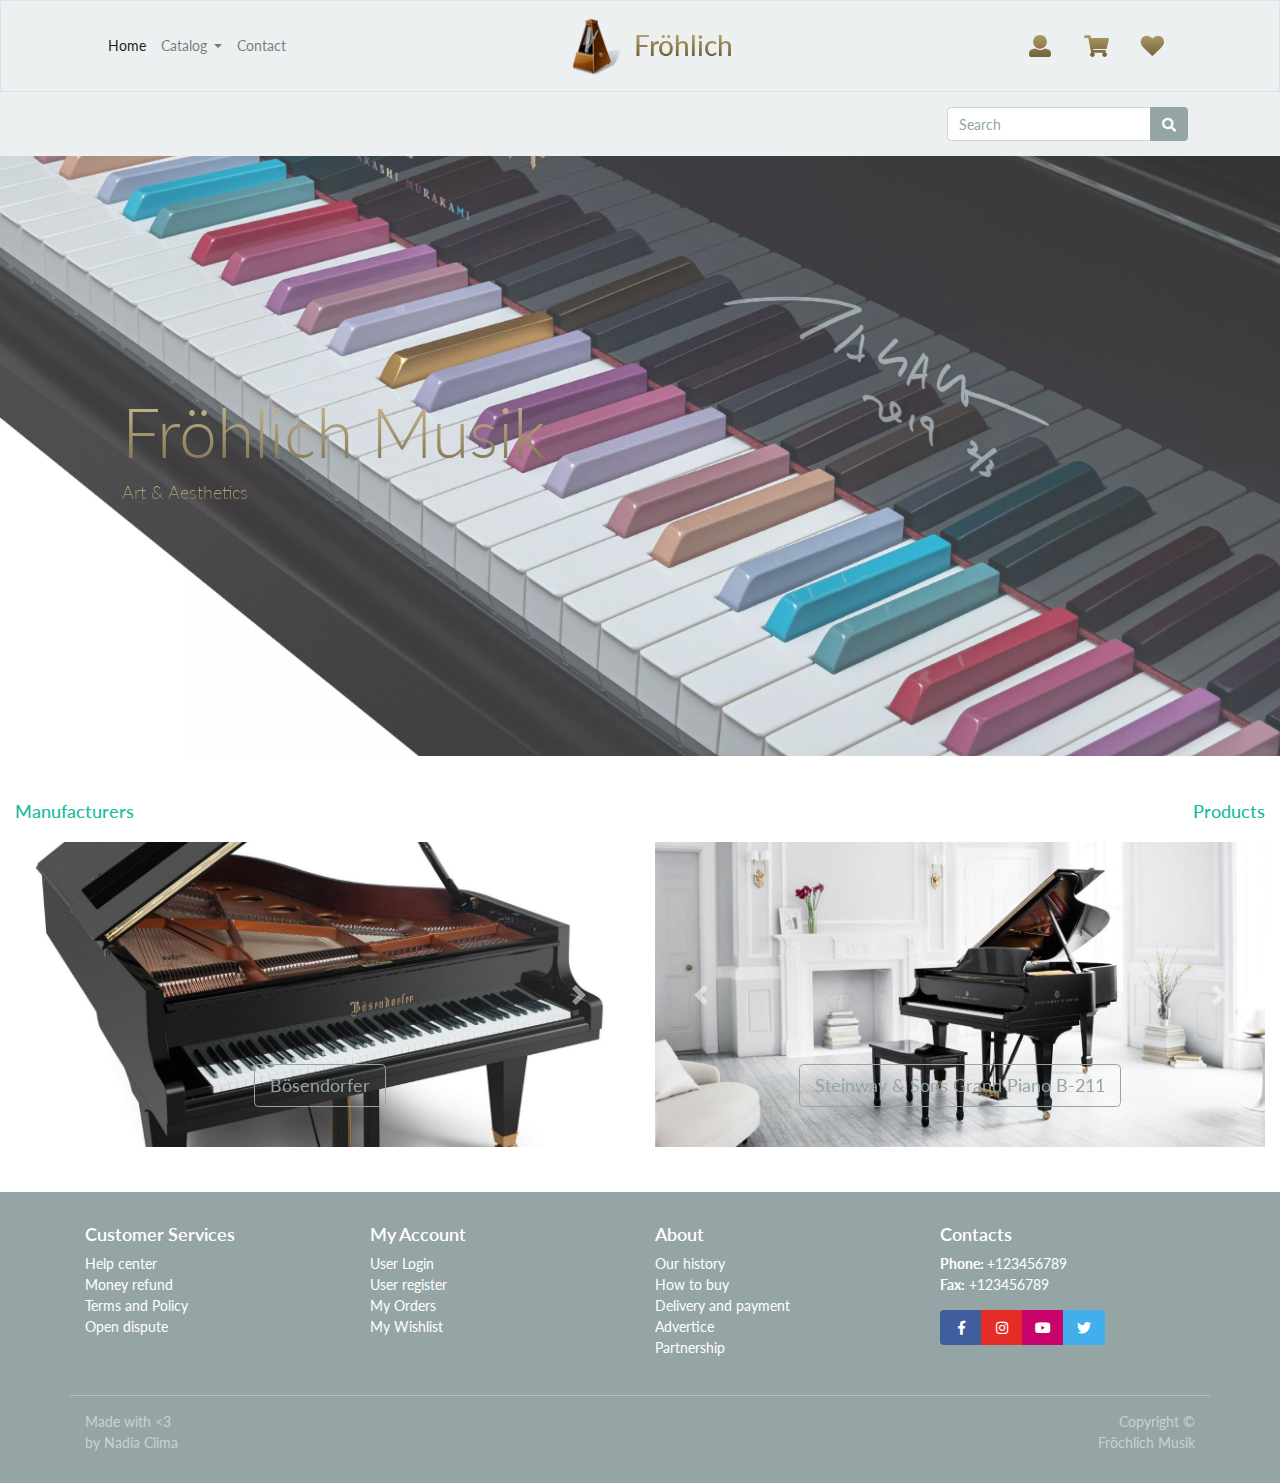
<file: index.html>
<!DOCTYPE HTML>
<html lang="en">
<head>
<meta charset="utf-8">
<meta name="viewport" content="width=device-width, initial-scale=1, shrink-to-fit=no">
<meta name="author" content="Bootstrap-ecommerce by Vosidiy">

<title>Fröhlich</title>

<link rel="shortcut icon" type="image/x-icon" href="images/favicon.ico">

<!-- jQuery -->
<script src="js/jquery-2.0.0.min.js" type="text/javascript"></script>

<!-- Bootstrap4 files-->
<script src="js/bootstrap.bundle.min.js" type="text/javascript"></script>
<link href="css/bootstrap.min.css" rel="stylesheet" type="text/css"/>

<!-- Font awesome 5 -->
<link href="fonts/fontawesome/css/fontawesome-all.min.css" type="text/css" rel="stylesheet">

<!-- plugin: fancybox  -->
<script src="plugins/fancybox/fancybox.min.js" type="text/javascript"></script>
<link href="plugins/fancybox/fancybox.min.css" type="text/css" rel="stylesheet">

<!-- plugin: owl carousel  -->
<link href="plugins/owlcarousel/assets/owl.carousel.min.css" rel="stylesheet">
<link href="plugins/owlcarousel/assets/owl.theme.default.css" rel="stylesheet">
<script src="plugins/owlcarousel/owl.carousel.min.js"></script>

<!-- plugin: slickslider -->
<link href="plugins/slickslider/slick.css" rel="stylesheet" type="text/css" />
<link href="plugins/slickslider/slick-theme.css" rel="stylesheet" type="text/css" />
<script src="plugins/slickslider/slick.min.js"></script>

<!-- custom style -->
<link href="css/ui.css" rel="stylesheet" type="text/css"/>
<link href="css/responsive.css" rel="stylesheet" media="only screen and (max-width: 1200px)" />

<!--My Styles-->
<link href="css/styles.css" rel="stylesheet" type="text/css"/>

<!-- custom javascript -->
<script src="js/script.js" type="text/javascript"></script>

<!-- animate css -->
<link rel="stylesheet" href="https://cdnjs.cloudflare.com/ajax/libs/animate.css/3.7.2/animate.min.css">


<script type="text/javascript">
/// some script

// jquery ready start
$(document).ready(function() {
	// jQuery code

}); 
// jquery end
</script>

</head>
<body>
<header class="section-header">
<nav class="border navbar navbar-expand-sm navbar-light bg-light fixed-top">
<div class="container">

		<!--MENIUL PRINCIPAL-->
	<div class="col-lg-5 col-xl-5 col-md-6 col-sm-12">
	<button class="navbar-toggler" type="button" data-toggle="collapse" data-target="#navbarNav" aria-controls="navbarNav" aria-expanded="false" aria-label="Toggle navigation">
    <span class="navbar-toggler-icon"></span>
  </button>
  <div class="collapse navbar-collapse" id="navbarNav">
    <ul class="navbar-nav py-1">
		<li class="nav-item active"><a class="nav-link" href="index.html">Home <span class="sr-only">(current)</span></a></li>
		<li class="nav-item dropdown">
			<a class="nav-link dropdown-toggle" href="#" data-toggle="dropdown">  Catalog  </a>
			<ul class="dropdown-menu">
			  <li><a class="dropdown-item" href="catalog/categories.html"> Categories </a></li>
			  <li><a class="dropdown-item" href="catalog/manufacturers.html"> Manufacturers </a></li>
			</ul>
		</li>
		<li class="nav-item"><a class="nav-link" href="pages/contact.html"> Contact </a></li>
</ul>
  </div>
</div> <!--col-->
<div class="col-xl-3 col-lg-3 d-none d-lg-block">
	<div class="brand-wrap">
		<a href="index.html">
		<img class="logo" src="images/favicon-512x512.png">
		<h2 class="logo-text gradient">Fröhlich</h2>
		
	</a>
	</div> <!-- brand-wrap.// -->
	</div>
<!--ICONITELE-->
<div class="col-lg-4 col-xl-4 col-md-6 col-sm-12">
	<div class="widgets-wrap float-right row no-gutters py-1">
		<div class="col-auto">
		<div class="widget-header dropdown">
			<a href="#" data-toggle="dropdown" data-offset="20,10">
				<div class="icontext">
					<div class="icon-wrap"><i class="gradient icon-sm fa fa-user"></i></div>
				</div>
			</a>
			<div class="dropdown-menu">
				<form class="px-4 py-3">
					<div class="form-group">
					  <label>Email address</label>
					  <input type="email" class="form-control" placeholder="email@example.com">
					</div>
					<div class="form-group">
					  <label>Password</label>
					  <input type="password" class="form-control" placeholder="Password">
					</div>
					<button type="submit" class="btn btn-info">Sign in</button>
					</form>
					<hr class="dropdown-divider">
					<a class="dropdown-item" href="pages/signup.html">Don't have an account? Sign up</a>
					<a class="dropdown-item" href="#">Forgot password?</a>
			</div> <!--  dropdown-menu .// -->
		</div>  <!-- widget-header .// -->
		</div> <!-- col.// -->
		<div class="col-auto">
			<a href="pages/cart.html" class="widget-header">
				<div class="icontext">
					<div class="icon-wrap"><i class="gradient icon-sm fa fa-shopping-cart"></i></div>
				</div>
			</a>
		</div> <!-- col.// -->
		<div class="col-auto">
			<a href="#" class="widget-header">
				<div class="icontext">
					<div class="icon-wrap"><i class="gradient icon-sm  fa fa-heart"></i></div>
				</div>
			</a>
		</div> <!-- col.// -->
	</div><!-- widgets-wrap.// row.// -->
	</div> <!-- col.// -->

</div> <!-- container -->
</nav>

<section class="header-main bg-light">
	<div class="container">
<div class="row align-items-center">
	<div class="col-md-4"></div>
	<div class="col-md-8">
			<form action="#" class="widget-header float-right">
				<div class="input-group">
				    <input type="text" class="form-control" placeholder="Search">
				    <div class="input-group-append">
				      <button class="btn btn-secondary" type="submit">
				        <i class="fa fa-search"></i>
				      </button>
				    </div>
			    </div>
			</form> <!-- search-wrap .end// -->
	</div> <!-- col.// -->

</div> <!-- row.// -->
	</div> <!-- container.// -->
</section> <!-- header-main .// -->
</header> <!-- section-header.// -->

<!-- ========================= SECTION INTRO ========================= -->
<section class="section-intro pt-0">
	<div class="container-fluid intro">
		<div class="row d-flex" style="min-height:600px;">
			<div class="col-1"></div>
		<div class="col-6 d-flex align-items-center animated fadeInUp">
			<header class="intro-wrap text-light">
				<h2 class="display-3 gradient"> Fröhlich Musik </h2>
				<p class="lead gradient">Art & Aesthetics</p>
			</header>  <!-- intro-wrap .// -->
		</div> <!-- col.// -->
		</div> <!-- row.// -->
	</div> <!-- container .//  -->
	</section>
	<!-- ========================= SECTION INTRO END// ========================= -->

<div class="container-fluid">
	<div class="row">
	<aside class="col-6"><a href="catalog/manufacturers.html"><h5 class="title-text dark-text">Manufacturers</h5></a></aside>
	<aside class="col-6"><a href="catalog/categories.html"><h5 class="title-text dark-text float-right">Products</h5></a></aside>
	</div>
</div>
<div class="container-fluid">

<div class="row">
	<aside class="col-6 pb-5">
<!-- Manufacturers carousel -->
<div id="carousel_indicator" class="carousel slide carousel-fade" data-ride="carousel">
  <div class="carousel-inner">
    <div class="carousel-item active">
      <img class="d-block w-100" src="images/carousel/bosendorfer-1250x630.png" alt="First slide">
      <article class="carousel-caption d-none d-md-block carousel-dark-text">
	    <a href="#" class="btn btn-outline-secondary btn-lg">Bösendorfer</a>
	  </article> <!-- carousel-caption .// -->
    </div>
    <div class="carousel-item">
      <img class="d-block w-100" src="images/carousel/yamaha-1260x630.png" alt="Second slide">
      <article class="carousel-caption d-none d-md-block carousel-dark-text">
	    <a href="#" class="btn btn-outline-secondary btn-lg">Yamaha</a>
	    </article> <!-- carousel-caption .// -->
    </div>
    <div class="carousel-item">
      <img class="d-block w-100" src="images/carousel/steinway-1260x630.png" alt="Third slide">
      <article class="carousel-caption d-none d-md-block carousel-dark-text">
	    <a href="#" class="btn btn-outline-secondary btn-lg">Steinway & Sons</a>
	  </article> <!-- carousel-caption .// -->
    </div>
  </div>
  <a class="carousel-control-prev" href="#carousel_indicator" role="button" data-slide="prev">
    <span class="carousel-control-prev-icon" aria-hidden="true"></span>
    <span class="sr-only">Previous</span>
  </a>
  <a class="carousel-control-next" href="#carousel_indicator" role="button" data-slide="next">
    <span class="carousel-control-next-icon" aria-hidden="true"></span>
    <span class="sr-only">Next</span>
  </a>
</div> 
<!-- ==================  Manufacturers Carousel.// ==================  -->	
	</aside>
	<aside class="col-6 pb-5">
		<!-- Products carousel -->
		<div id="carousel2_indicator" class="carousel slide carousel-fade" data-ride="carousel">
		  <div class="carousel-inner">
			<div class="carousel-item active">
			  <img class="d-block w-100" src="images/carousel/steinway-1260x630.png" alt="First slide">
			  <article class="carousel-caption d-none d-md-block carousel-dark-text">
				<a href="#" class="btn btn-outline-secondary btn-lg">Steinway & Sons Grand Piano B-211</a>
			  </article> <!-- carousel-caption .// -->
			</div>
			<div class="carousel-item">
			  <img class="d-block w-100" src="images/carousel/yamaha-1260x630.png" alt="Second slide">
			  <article class="carousel-caption d-none d-md-block carousel-dark-text">
				<a href="#" class="btn btn-outline-secondary btn-lg">Yamaha C3 STUDIO Grand</a>
				</article> <!-- carousel-caption .// -->
			</div>
			<div class="carousel-item">
			  <img class="d-block w-100" src="images/carousel/bosendorfer-1250x630.png" alt="Third slide">
			  <article class="carousel-caption d-none d-md-block carousel-dark-text">
				<a href="products/Bosendorfer-Grand-Piano-155.html" class="btn btn-outline-secondary btn-lg">Bösendorfer Grand Piano 155</a>
			  </article> <!-- carousel-caption .// -->
			</div>
		  </div>
		  <a class="carousel-control-prev" href="#carousel2_indicator" role="button" data-slide="prev">
			<span class="carousel-control-prev-icon" aria-hidden="true"></span>
			<span class="sr-only">Previous</span>
		  </a>
		  <a class="carousel-control-next" href="#carousel2_indicator" role="button" data-slide="next">
			<span class="carousel-control-next-icon" aria-hidden="true"></span>
			<span class="sr-only">Next</span>
		  </a>
		</div> 
		<!-- ==================  Products Carousel.// ==================  -->	
			</aside>
</div> <!-- row.// -->
</div> <!--container-->
<!-- ========================= SECTION CONTENT END// ========================= -->

<!-- ========================= FOOTER ========================= -->
<footer class="section-footer bg-secondary">
	<div class="container">
		<section class="footer-top padding-top">
			<div class="row">
				<aside class="col-sm-12 col-md-6 col-lg-3 col-xl-3 white">
					<h5 class="title">Customer Services</h5>
					<ul class="list-unstyled">
						<li> <a href="#">Help center</a></li>
						<li> <a href="#">Money refund</a></li>
						<li> <a href="#">Terms and Policy</a></li>
						<li> <a href="#">Open dispute</a></li>
					</ul>
				</aside>
				<aside class="col-sm-3  col-md-3 white">
					<h5 class="title">My Account</h5>
					<ul class="list-unstyled">
						<li> <a href="#"> User Login </a></li>
						<li> <a href="#"> User register </a></li>
						<li> <a href="#"> My Orders </a></li>
						<li> <a href="#"> My Wishlist </a></li>
					</ul>
				</aside>
				<aside class="col-sm-12 col-md-6 col-lg-3 col-xl-3 white">
					<h5 class="title">About</h5>
					<ul class="list-unstyled">
						<li> <a href="#"> Our history </a></li>
						<li> <a href="#"> How to buy </a></li>
						<li> <a href="#"> Delivery and payment </a></li>
						<li> <a href="#"> Advertice </a></li>
						<li> <a href="#"> Partnership </a></li>
					</ul>
				</aside>
				<aside class="col-sm-12 col-md-6 col-lg-3 col-xl-3 white">
					<article class="white">
						<h5 class="title">Contacts</h5>
						<p>
							<strong>Phone: </strong> +123456789 <br> 
						    <strong>Fax:</strong> +123456789
						</p>

						 <div class="btn-group white">
						    <a class="btn btn-facebook" title="Facebook" target="_blank" href="#"><i class="fab fa-facebook-f  fa-fw"></i></a>
						    <a class="btn btn-instagram" title="Instagram" target="_blank" href="#"><i class="fab fa-instagram  fa-fw"></i></a>
						    <a class="btn btn-youtube" title="Youtube" target="_blank" href="#"><i class="fab fa-youtube  fa-fw"></i></a>
						    <a class="btn btn-twitter" title="Twitter" target="_blank" href="#"><i class="fab fa-twitter  fa-fw"></i></a>
						</div>
					</article>
				</aside>
			</div> <!-- row.// -->
			<br> 
		</section>
		<section class="footer-bottom row border-top-white">
			<div class="col-sm-6"> 
				<p class="text-white-50"> Made with <3 <br> by Nadia Clima</p>
			</div>
			<div class="col-sm-6">
				<p class="text-md-right text-white-50">
	Copyright &copy  <br>
<a href="index.html" class="text-white-50">Fröchlich Musik</a>
				</p>
			</div>
		</section> <!-- //footer-top -->
	</div><!-- //container -->
</footer>
<!-- ========================= FOOTER END // ========================= -->


</body>
</html>
</file>
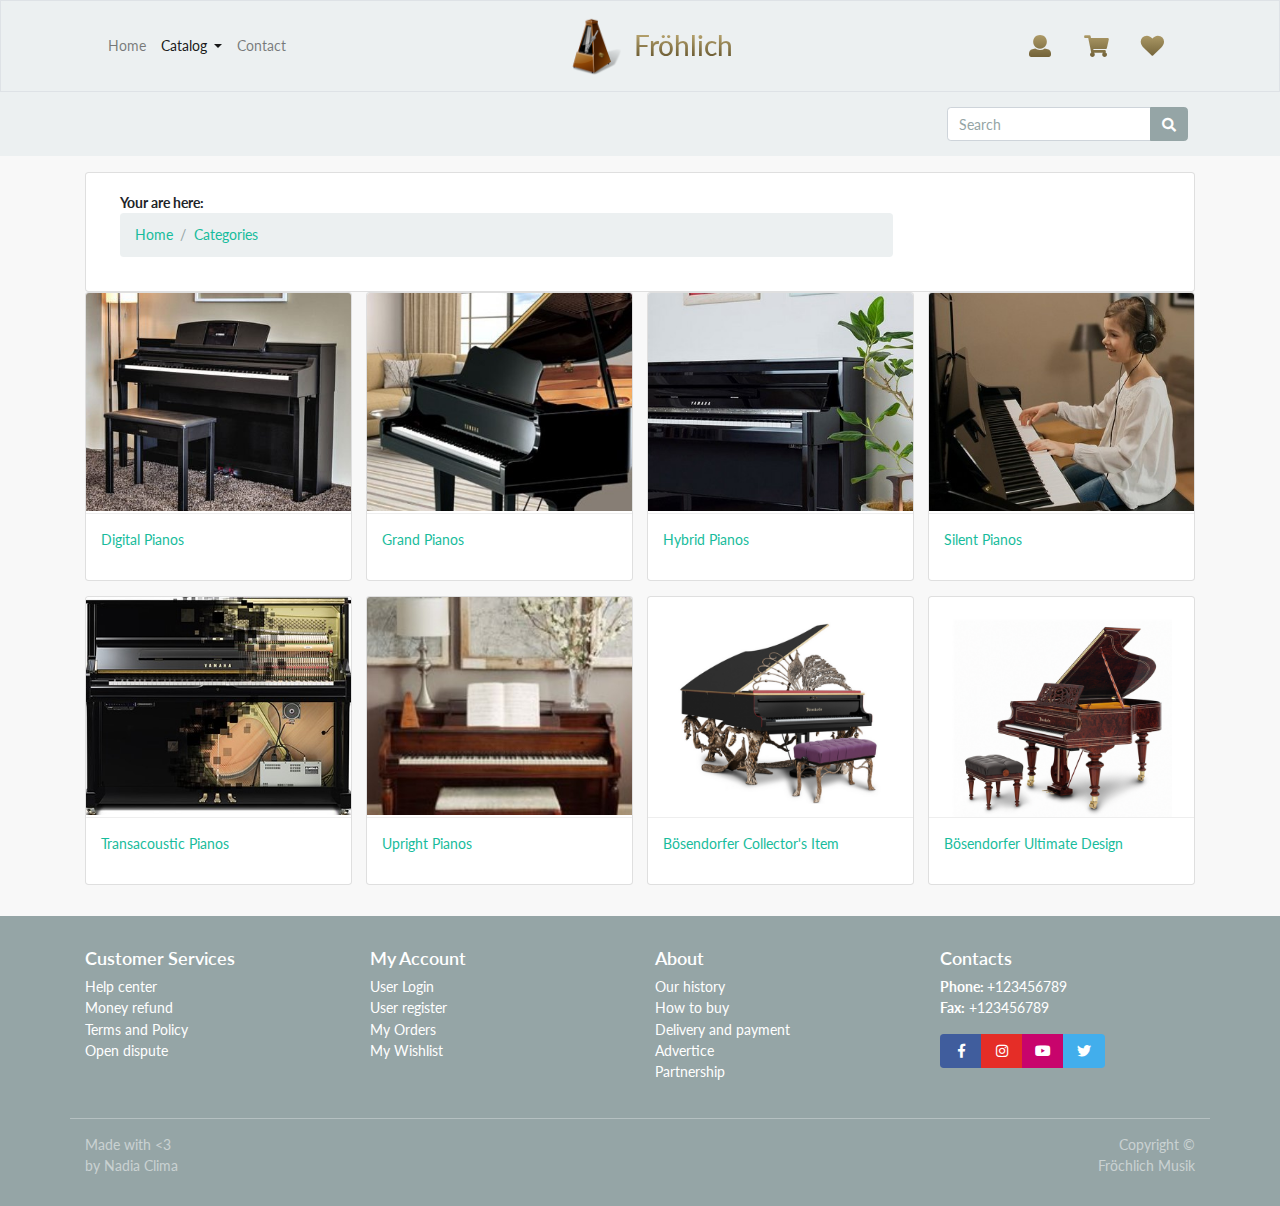
<file: catalog/categories.html>
<!DOCTYPE HTML>
<html lang="en">
<head>
<meta charset="utf-8">
<meta name="viewport" content="width=device-width, initial-scale=1, shrink-to-fit=no">
<meta name="author" content="Bootstrap-ecommerce by Vosidiy">

<title>Fröhlich</title>

<link rel="shortcut icon" type="image/x-icon" href="../images/favicon.ico">

<!-- jQuery -->
<script src="../js/jquery-2.0.0.min.js" type="text/javascript"></script>

<!-- Bootstrap4 files-->
<script src="../js/bootstrap.bundle.min.js" type="text/javascript"></script>
<link href="../css/bootstrap.min.css" rel="stylesheet" type="text/css"/>

<!-- Font awesome 5 -->
<link href="../fonts/fontawesome/css/fontawesome-all.min.css" type="text/css" rel="stylesheet">

<!-- plugin: fancybox  -->
<script src="../plugins/fancybox/fancybox.min.js" type="text/javascript"></script>
<link href="../plugins/fancybox/fancybox.min.css" type="text/css" rel="stylesheet">

<!-- plugin: owl carousel  -->
<link href="../plugins/owlcarousel/assets/owl.carousel.min.css" rel="stylesheet">
<link href="../plugins/owlcarousel/assets/owl.theme.default.css" rel="stylesheet">
<script src="../plugins/owlcarousel/owl.carousel.min.js"></script>

<!-- plugin: slickslider -->
<link href="../plugins/slickslider/slick.css" rel="stylesheet" type="text/css" />
<link href="../plugins/slickslider/slick-theme.css" rel="stylesheet" type="text/css" />
<script src="../plugins/slickslider/slick.min.js"></script>

<!-- custom style -->
<link href="../css/ui.css" rel="stylesheet" type="text/css"/>
<link href="../css/responsive.css" rel="stylesheet" media="only screen and (max-width: 1200px)" />

<!--My Styles-->
<link href="../css/styles.css" rel="stylesheet" type="text/css"/>

<!-- custom javascript -->
<script src="../js/script.js" type="text/javascript"></script>

<script type="text/javascript">
/// some script

// jquery ready start
$(document).ready(function() {
	// jQuery code

}); 
// jquery end
</script>

</head>
<body>
<header class="section-header">
<nav class="border navbar navbar-expand-sm navbar-light bg-light fixed-top">
<div class="container">

		<!--MENIUL PRINCIPAL-->
	<div class="col-lg-5 col-xl-5 col-md-6 col-sm-12">
	<button class="navbar-toggler" type="button" data-toggle="collapse" data-target="#navbarNav" aria-controls="navbarNav" aria-expanded="false" aria-label="Toggle navigation">
    <span class="navbar-toggler-icon"></span>
  </button>
  <div class="collapse navbar-collapse" id="navbarNav">
    <ul class="navbar-nav py-1">
		<li class="nav-item"><a class="nav-link" href="../index.html">Home </a></li>
		<li class="nav-item dropdown active">
			<a class="nav-link dropdown-toggle" href="#" data-toggle="dropdown">  Catalog <span class="sr-only">(current) </a>
			<ul class="dropdown-menu">
			  <li><a class="dropdown-item" href="categories.html"> Categories </span></a></li>
			  <li><a class="dropdown-item" href="manufacturers.html"> Manufacturers </a></li>
			</ul>
		</li>
		<li class="nav-item"><a class="nav-link" href="../pages/contact.html"> Contact </a></li>
</ul>
  </div>
</div> <!--col-->
<div class="col-xl-3 col-lg-3 d-none d-lg-block">
	<div class="brand-wrap">
		<a href="../index.html">
		<img class="logo" src="../images/favicon-512x512.png">
		<h2 class="logo-text gradient">Fröhlich</h2>
	</a>
	</div> <!-- brand-wrap.// -->
	</div>
<!--ICONITELE-->
<div class="col-lg-4 col-xl-4 col-md-6 col-sm-12">
	<div class="widgets-wrap float-right row no-gutters py-1">
		<div class="col-auto">
		<div class="widget-header dropdown">
			<a href="#" data-toggle="dropdown" data-offset="20,10">
				<div class="icontext">
					<div class="icon-wrap"><i class="gradient icon-sm fa fa-user"></i></div>
				</div>
			</a>
			<div class="dropdown-menu">
				<form class="px-4 py-3">
					<div class="form-group">
					  <label>Email address</label>
					  <input type="email" class="form-control" placeholder="email@example.com">
					</div>
					<div class="form-group">
					  <label>Password</label>
					  <input type="password" class="form-control" placeholder="Password">
					</div>
					<button type="submit" class="btn btn-info">Sign in</button>
					</form>
					<hr class="dropdown-divider">
					<a class="dropdown-item" href="../pages/signup.html">Don't have an account? Sign up</a>
					<a class="dropdown-item" href="#">Forgot password?</a>
			</div> <!--  dropdown-menu .// -->
		</div>  <!-- widget-header .// -->
		</div> <!-- col.// -->
		<div class="col-auto">
			<a href="../pages/cart.html" class="widget-header">
				<div class="icontext">
					<div class="icon-wrap"><i class="gradient icon-sm fa fa-shopping-cart"></i></div>
				</div>
			</a>
		</div> <!-- col.// -->
		<div class="col-auto">
			<a href="#" class="widget-header">
				<div class="icontext">
					<div class="icon-wrap"><i class="gradient icon-sm  fa fa-heart"></i></div>
				</div>
			</a>
		</div> <!-- col.// -->
	</div><!-- widgets-wrap.// row.// -->
	</div> <!-- col.// -->

</div> <!-- container -->
</nav>

<section class="header-main bg-light">
	<div class="container">
<div class="row align-items-center">
	<div class="col-md-4"></div>
	<div class="col-md-8">
			<form action="#" class="widget-header float-right">
				<div class="input-group">
				    <input type="text" class="form-control" placeholder="Search">
				    <div class="input-group-append">
				      <button class="btn btn-secondary" type="submit">
				        <i class="fa fa-search"></i>
				      </button>
				    </div>
			    </div>
			</form> <!-- search-wrap .end// -->
	</div> <!-- col.// -->

</div> <!-- row.// -->
	</div> <!-- container.// -->
</section> <!-- header-main .// -->
</header> <!-- section-header.// -->

<!-----================== CONTENT ====================------->
<section class="section-content bg padding-y-sm">
	<div class="container">
	<div class="card">
		<div class="card-body">
			<div class="col-md-3-24"> <strong>Your are here:</strong> </div> <!-- col.// -->
	<nav class="col-md-18-24"> 
	<ol class="breadcrumb">
	    <li class="breadcrumb-item"><a href="../index.html">Home</a></li>
	    <li class="breadcrumb-item"><a href="categories.html">Categories</a></li>
	</ol>  
	</nav> <!-- col.// -->
		</div>	<!--card-body-->
	</div><!--card-->
<div class="row-sm">
	<div class="col-md-3 col-sm-6">
		<a href="category/Digital-Pianos.html">
			<figure class="card card-product">
				<div class="img-wrap"> <img src="../images/pianos/digital1.jpg"></div>
				<figcaption class="info-wrap">
					<p class="title">Digital Pianos</p>
				</figcaption>
			</figure>
		</a> <!-- card // -->
	</div> <!-- col // -->
	<div class="col-md-3 col-sm-6">
		<a href="category/Grand-Pianos.html">
			<figure class="card card-product">
				<div class="img-wrap"> <img src="../images/pianos/grandpiano.jpg"></div>
				<figcaption class="info-wrap">
					<p class="title">Grand Pianos</p>
				</figcaption>
			</figure>
		</a> <!-- card // -->
	</div> <!-- col // -->
	<div class="col-md-3 col-sm-6">
		<a href="#">
			<figure class="card card-product">
				<div class="img-wrap"> <img src="../images/pianos/hybrid.jpg"></div>
				<figcaption class="info-wrap">
					<p class="title">Hybrid Pianos</p>
				</figcaption>
			</figure>
		</a> <!-- card // -->
	</div> <!-- col // -->
	<div class="col-md-3 col-sm-6">
		<a href="#">
			<figure class="card card-product">
				<div class="img-wrap"> <img src="../images/pianos/silent.jpg"></div>
				<figcaption class="info-wrap">
					<p class="title">Silent Pianos</p>
				</figcaption>
			</figure>
		</a> <!-- card // -->
	</div> <!-- col // -->
	<div class="col-md-3 col-sm-6">
		<a href="#">
			<figure class="card card-product">
				<div class="img-wrap"> <img src="../images/pianos/transacoustic.jpg"></div>
				<figcaption class="info-wrap">
					<p class="title">Transacoustic Pianos</p>
				</figcaption>
			</figure>
		</a> <!-- card // -->
	</div> <!-- col // -->
	<div class="col-md-3 col-sm-6">
		<a href="#">
			<figure class="card card-product">
				<div class="img-wrap"> <img src="../images/pianos/upright.jpg"></div>
				<figcaption class="info-wrap">
					<p class="title">Upright Pianos</p>
				</figcaption>
			</figure>
		</a> <!-- card // -->
	</div> <!-- col // -->
	<div class="col-md-3 col-sm-6">
		<a href="#">
			<figure class="card card-product">
				<div class="img-wrap"> <img src="../images/pianos/collector.png"></div>
				<figcaption class="info-wrap">
					<p class="title">Bösendorfer Collector's Item</p>
				</figcaption>
			</figure>
		</a> <!-- card // -->
	</div> <!-- col // -->
	<div class="col-md-3 col-sm-6">
		<a href="#">
			<figure class="card card-product">
				<div class="img-wrap"> <img src="../images/pianos/ultimate.png"></div>
				<figcaption class="info-wrap">
					<p class="title">Bösendorfer Ultimate Design</p>
				</figcaption>
			</figure>
		</a> <!-- card // -->
	</div> <!-- col // -->
</div>
</div> <!--content-->
</section> <!--section content-->
<!-----================ CONTENT END ===================------->

<!-- ========================= FOOTER ========================= -->
<footer class="section-footer bg-secondary">
	<div class="container">
		<section class="footer-top padding-top">
			<div class="row">
				<aside class="col-sm-12 col-md-6 col-lg-3 col-xl-3 white">
					<h5 class="title">Customer Services</h5>
					<ul class="list-unstyled">
						<li> <a href="#">Help center</a></li>
						<li> <a href="#">Money refund</a></li>
						<li> <a href="#">Terms and Policy</a></li>
						<li> <a href="#">Open dispute</a></li>
					</ul>
				</aside>
				<aside class="col-sm-3  col-md-3 white">
					<h5 class="title">My Account</h5>
					<ul class="list-unstyled">
						<li> <a href="#"> User Login </a></li>
						<li> <a href="#"> User register </a></li>
						<li> <a href="#"> My Orders </a></li>
						<li> <a href="#"> My Wishlist </a></li>
					</ul>
				</aside>
				<aside class="col-sm-12 col-md-6 col-lg-3 col-xl-3 white">
					<h5 class="title">About</h5>
					<ul class="list-unstyled">
						<li> <a href="#"> Our history </a></li>
						<li> <a href="#"> How to buy </a></li>
						<li> <a href="#"> Delivery and payment </a></li>
						<li> <a href="#"> Advertice </a></li>
						<li> <a href="#"> Partnership </a></li>
					</ul>
				</aside>
				<aside class="col-sm-12 col-md-6 col-lg-3 col-xl-3 white">
					<article class="white">
						<h5 class="title">Contacts</h5>
						<p>
							<strong>Phone: </strong> +123456789 <br> 
						    <strong>Fax:</strong> +123456789
						</p>

						 <div class="btn-group white">
						    <a class="btn btn-facebook" title="Facebook" target="_blank" href="#"><i class="fab fa-facebook-f  fa-fw"></i></a>
						    <a class="btn btn-instagram" title="Instagram" target="_blank" href="#"><i class="fab fa-instagram  fa-fw"></i></a>
						    <a class="btn btn-youtube" title="Youtube" target="_blank" href="#"><i class="fab fa-youtube  fa-fw"></i></a>
						    <a class="btn btn-twitter" title="Twitter" target="_blank" href="#"><i class="fab fa-twitter  fa-fw"></i></a>
						</div>
					</article>
				</aside>
			</div> <!-- row.// -->
			<br> 
		</section>
		<section class="footer-bottom row border-top-white">
			<div class="col-sm-6"> 
				<p class="text-white-50"> Made with <3 <br> by Nadia Clima</p>
			</div>
			<div class="col-sm-6">
				<p class="text-md-right text-white-50">
	Copyright &copy  <br>
<a href="../index.html" class="text-white-50">Fröchlich Musik</a>
				</p>
			</div>
		</section> <!-- //footer-top -->
	</div><!-- //container -->
</footer>
<!-- ========================= FOOTER END // ========================= -->


</body>
</html>
</file>
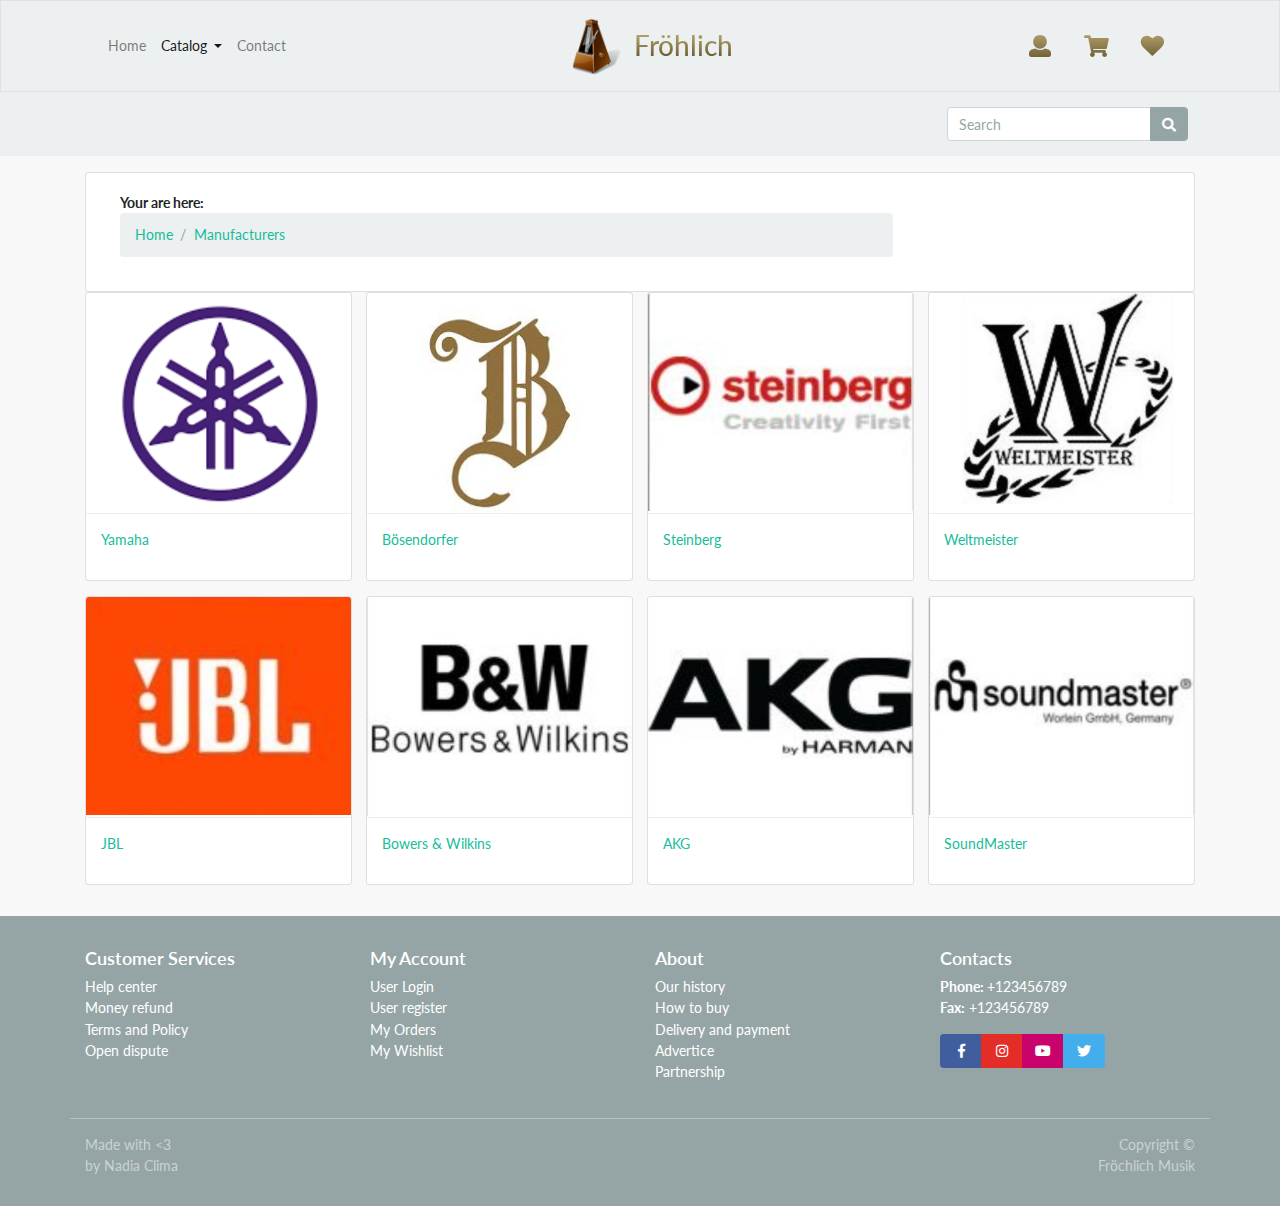
<file: catalog/manufacturers.html>
<!DOCTYPE HTML>
<html lang="en">
<head>
<meta charset="utf-8">
<meta name="viewport" content="width=device-width, initial-scale=1, shrink-to-fit=no">
<meta name="author" content="Bootstrap-ecommerce by Vosidiy">

<title>Fröhlich</title>

<link rel="shortcut icon" type="image/x-icon" href="../images/favicon.ico">

<!-- jQuery -->
<script src="../js/jquery-2.0.0.min.js" type="text/javascript"></script>

<!-- Bootstrap4 files-->
<script src="../js/bootstrap.bundle.min.js" type="text/javascript"></script>
<link href="../css/bootstrap.min.css" rel="stylesheet" type="text/css"/>

<!-- Font awesome 5 -->
<link href="../fonts/fontawesome/css/fontawesome-all.min.css" type="text/css" rel="stylesheet">

<!-- plugin: fancybox  -->
<script src="../plugins/fancybox/fancybox.min.js" type="text/javascript"></script>
<link href="../plugins/fancybox/fancybox.min.css" type="text/css" rel="stylesheet">

<!-- plugin: owl carousel  -->
<link href="../plugins/owlcarousel/assets/owl.carousel.min.css" rel="stylesheet">
<link href="../plugins/owlcarousel/assets/owl.theme.default.css" rel="stylesheet">
<script src="../plugins/owlcarousel/owl.carousel.min.js"></script>

<!-- plugin: slickslider -->
<link href="../plugins/slickslider/slick.css" rel="stylesheet" type="text/css" />
<link href="../plugins/slickslider/slick-theme.css" rel="stylesheet" type="text/css" />
<script src="../plugins/slickslider/slick.min.js"></script>

<!-- custom style -->
<link href="../css/ui.css" rel="stylesheet" type="text/css"/>
<link href="../css/responsive.css" rel="stylesheet" media="only screen and (max-width: 1200px)" />

<!--My Styles-->
<link href="../css/styles.css" rel="stylesheet" type="text/css"/>

<!-- custom javascript -->
<script src="../js/script.js" type="text/javascript"></script>

<script type="text/javascript">
/// some script

// jquery ready start
$(document).ready(function() {
	// jQuery code

}); 
// jquery end
</script>

</head>
<body>
<header class="section-header">
<nav class="border navbar navbar-expand-sm navbar-light bg-light fixed-top">
<div class="container">

		<!--MENIUL PRINCIPAL-->
	<div class="col-lg-5 col-xl-5 col-md-6 col-sm-12">
	<button class="navbar-toggler" type="button" data-toggle="collapse" data-target="#navbarNav" aria-controls="navbarNav" aria-expanded="false" aria-label="Toggle navigation">
    <span class="navbar-toggler-icon"></span>
  </button>
  <div class="collapse navbar-collapse" id="navbarNav">
    <ul class="navbar-nav py-1">
		<li class="nav-item"><a class="nav-link" href="../index.html">Home </a></li>
		<li class="nav-item dropdown active">
			<a class="nav-link dropdown-toggle" href="#" data-toggle="dropdown">  Catalog <span class="sr-only">(current) </a>
			<ul class="dropdown-menu">
			  <li><a class="dropdown-item" href="categories.html"> Categories </span></a></li>
			  <li><a class="dropdown-item" href="manufacturers.html"> Manufacturers </a></li>
			</ul>
		</li>
		<li class="nav-item"><a class="nav-link" href="../pages/contact.html"> Contact </a></li>
</ul>
  </div>
</div> <!--col-->
<div class="col-xl-3 col-lg-3 d-none d-lg-block">
	<div class="brand-wrap">
		<a href="../index.html">
		<img class="logo" src="../images/favicon-512x512.png">
		<h2 class="logo-text gradient">Fröhlich</h2>
	</a>
	</div> <!-- brand-wrap.// -->
	</div>
<!--ICONITELE-->
<div class="col-lg-4 col-xl-4 col-md-6 col-sm-12">
	<div class="widgets-wrap float-right row no-gutters py-1">
		<div class="col-auto">
		<div class="widget-header dropdown">
			<a href="#" data-toggle="dropdown" data-offset="20,10">
				<div class="icontext">
					<div class="icon-wrap"><i class="gradient icon-sm fa fa-user"></i></div>
				</div>
			</a>
			<div class="dropdown-menu">
				<form class="px-4 py-3">
					<div class="form-group">
					  <label>Email address</label>
					  <input type="email" class="form-control" placeholder="email@example.com">
					</div>
					<div class="form-group">
					  <label>Password</label>
					  <input type="password" class="form-control" placeholder="Password">
					</div>
					<button type="submit" class="btn btn-info">Sign in</button>
					</form>
					<hr class="dropdown-divider">
					<a class="dropdown-item" href="../pages/signup.html">Don't have an account? Sign up</a>
					<a class="dropdown-item" href="#">Forgot password?</a>
			</div> <!--  dropdown-menu .// -->
		</div>  <!-- widget-header .// -->
		</div> <!-- col.// -->
		<div class="col-auto">
			<a href="../pages/cart.html" class="widget-header">
				<div class="icontext">
					<div class="icon-wrap"><i class="gradient icon-sm fa fa-shopping-cart"></i></div>
				</div>
			</a>
		</div> <!-- col.// -->
		<div class="col-auto">
			<a href="#" class="widget-header">
				<div class="icontext">
					<div class="icon-wrap"><i class="gradient icon-sm  fa fa-heart"></i></div>
				</div>
			</a>
		</div> <!-- col.// -->
	</div><!-- widgets-wrap.// row.// -->
	</div> <!-- col.// -->

</div> <!-- container -->
</nav>

<section class="header-main bg-light">
	<div class="container">
<div class="row align-items-center">
	<div class="col-md-4"></div>
	<div class="col-md-8">
			<form action="#" class="widget-header float-right">
				<div class="input-group">
				    <input type="text" class="form-control" placeholder="Search">
				    <div class="input-group-append">
				      <button class="btn btn-secondary" type="submit">
				        <i class="fa fa-search"></i>
				      </button>
				    </div>
			    </div>
			</form> <!-- search-wrap .end// -->
	</div> <!-- col.// -->

</div> <!-- row.// -->
	</div> <!-- container.// -->
</section> <!-- header-main .// -->
</header> <!-- section-header.// -->

<!-----================== CONTENT ====================------->
<section class="section-content bg padding-y-sm">
	<div class="container">
	<div class="card">
		<div class="card-body">
			<div class="col-md-3-24"> <strong>Your are here:</strong> </div> <!-- col.// -->
	<nav class="col-md-18-24"> 
	<ol class="breadcrumb">
	    <li class="breadcrumb-item"><a href="../index.html">Home</a></li>
	    <li class="breadcrumb-item"><a href="manufacturers.html">Manufacturers</a></li>
	</ol>  
	</nav> <!-- col.// -->
		</div>	<!--card-body-->
	</div><!--card-->
<div class="row-sm">
	<div class="col-md-3 col-sm-6">
		<a href="#">
			<figure class="card card-product">
				<div class="img-wrap"> <img src="../images/logos/yamaha.png"></div>
				<figcaption class="info-wrap">
					<p class="title">Yamaha</p>
				</figcaption>
			</figure>
		</a> <!-- card // -->
	</div> <!-- col // -->
	<div class="col-md-3 col-sm-6">
		<a href="#">
			<figure class="card card-product">
				<div class="img-wrap"> <img src="../images/logos/bosendorfer.jfif"></div>
				<figcaption class="info-wrap">
					<p class="title">Bösendorfer</p>
				</figcaption>
			</figure>
		</a> <!-- card // -->
	</div> <!-- col // -->
	<div class="col-md-3 col-sm-6">
		<a href="#">
			<figure class="card card-product">
				<div class="img-wrap"> <img src="../images/logos/steinberg.jpg"></div>
				<figcaption class="info-wrap">
					<p class="title">Steinberg</p>
				</figcaption>
			</figure>
		</a> <!-- card // -->
	</div> <!-- col // -->
	<div class="col-md-3 col-sm-6">
		<a href="#">
			<figure class="card card-product">
				<div class="img-wrap"> <img src="../images/logos/weltmeister.jpg"></div>
				<figcaption class="info-wrap">
					<p class="title">Weltmeister</p>
				</figcaption>
			</figure>
		</a> <!-- card // -->
	</div> <!-- col // -->
	<div class="col-md-3 col-sm-6">
		<a href="#">
			<figure class="card card-product">
				<div class="img-wrap"> <img src="../images/logos/jbl.jpg"></div>
				<figcaption class="info-wrap">
					<p class="title">JBL</p>
				</figcaption>
			</figure>
		</a> <!-- card // -->
	</div> <!-- col // -->
	<div class="col-md-3 col-sm-6">
		<a href="#">
			<figure class="card card-product">
				<div class="img-wrap"> <img src="../images/logos/bw.jpg"></div>
				<figcaption class="info-wrap">
					<p class="title">Bowers & Wilkins</p>
				</figcaption>
			</figure>
		</a> <!-- card // -->
	</div> <!-- col // -->
	<div class="col-md-3 col-sm-6">
		<a href="#">
			<figure class="card card-product">
				<div class="img-wrap"> <img src="../images/logos/akg.jpg"></div>
				<figcaption class="info-wrap">
					<p class="title">AKG</p>
				</figcaption>
			</figure>
		</a> <!-- card // -->
	</div> <!-- col // -->
	<div class="col-md-3 col-sm-6">
		<a href="#">
			<figure class="card card-product">
				<div class="img-wrap"> <img src="../images/logos/soundmaster_.jpg"></div>
				<figcaption class="info-wrap">
					<p class="title">SoundMaster</p>
				</figcaption>
			</figure>
		</a> <!-- card // -->
	</div> <!-- col // -->
</div>
</div> <!--content-->
</section> <!--section content-->
<!-----================ CONTENT END ===================------->

<!-- ========================= FOOTER ========================= -->
<footer class="section-footer bg-secondary">
	<div class="container">
		<section class="footer-top padding-top">
			<div class="row">
				<aside class="col-sm-12 col-md-6 col-lg-3 col-xl-3 white">
					<h5 class="title">Customer Services</h5>
					<ul class="list-unstyled">
						<li> <a href="#">Help center</a></li>
						<li> <a href="#">Money refund</a></li>
						<li> <a href="#">Terms and Policy</a></li>
						<li> <a href="#">Open dispute</a></li>
					</ul>
				</aside>
				<aside class="col-sm-3  col-md-3 white">
					<h5 class="title">My Account</h5>
					<ul class="list-unstyled">
						<li> <a href="#"> User Login </a></li>
						<li> <a href="#"> User register </a></li>
						<li> <a href="#"> My Orders </a></li>
						<li> <a href="#"> My Wishlist </a></li>
					</ul>
				</aside>
				<aside class="col-sm-12 col-md-6 col-lg-3 col-xl-3 white">
					<h5 class="title">About</h5>
					<ul class="list-unstyled">
						<li> <a href="#"> Our history </a></li>
						<li> <a href="#"> How to buy </a></li>
						<li> <a href="#"> Delivery and payment </a></li>
						<li> <a href="#"> Advertice </a></li>
						<li> <a href="#"> Partnership </a></li>
					</ul>
				</aside>
				<aside class="col-sm-12 col-md-6 col-lg-3 col-xl-3 white">
					<article class="white">
						<h5 class="title">Contacts</h5>
						<p>
							<strong>Phone: </strong> +123456789 <br> 
						    <strong>Fax:</strong> +123456789
						</p>

						 <div class="btn-group white">
						    <a class="btn btn-facebook" title="Facebook" target="_blank" href="#"><i class="fab fa-facebook-f  fa-fw"></i></a>
						    <a class="btn btn-instagram" title="Instagram" target="_blank" href="#"><i class="fab fa-instagram  fa-fw"></i></a>
						    <a class="btn btn-youtube" title="Youtube" target="_blank" href="#"><i class="fab fa-youtube  fa-fw"></i></a>
						    <a class="btn btn-twitter" title="Twitter" target="_blank" href="#"><i class="fab fa-twitter  fa-fw"></i></a>
						</div>
					</article>
				</aside>
			</div> <!-- row.// -->
			<br> 
		</section>
		<section class="footer-bottom row border-top-white">
			<div class="col-sm-6"> 
				<p class="text-white-50"> Made with <3 <br> by Nadia Clima</p>
			</div>
			<div class="col-sm-6">
				<p class="text-md-right text-white-50">
	Copyright &copy  <br>
<a href="../index.html" class="text-white-50">Fröchlich Musik</a>
				</p>
			</div>
		</section> <!-- //footer-top -->
	</div><!-- //container -->
</footer>
<!-- ========================= FOOTER END // ========================= -->


</body>
</html>
</file>
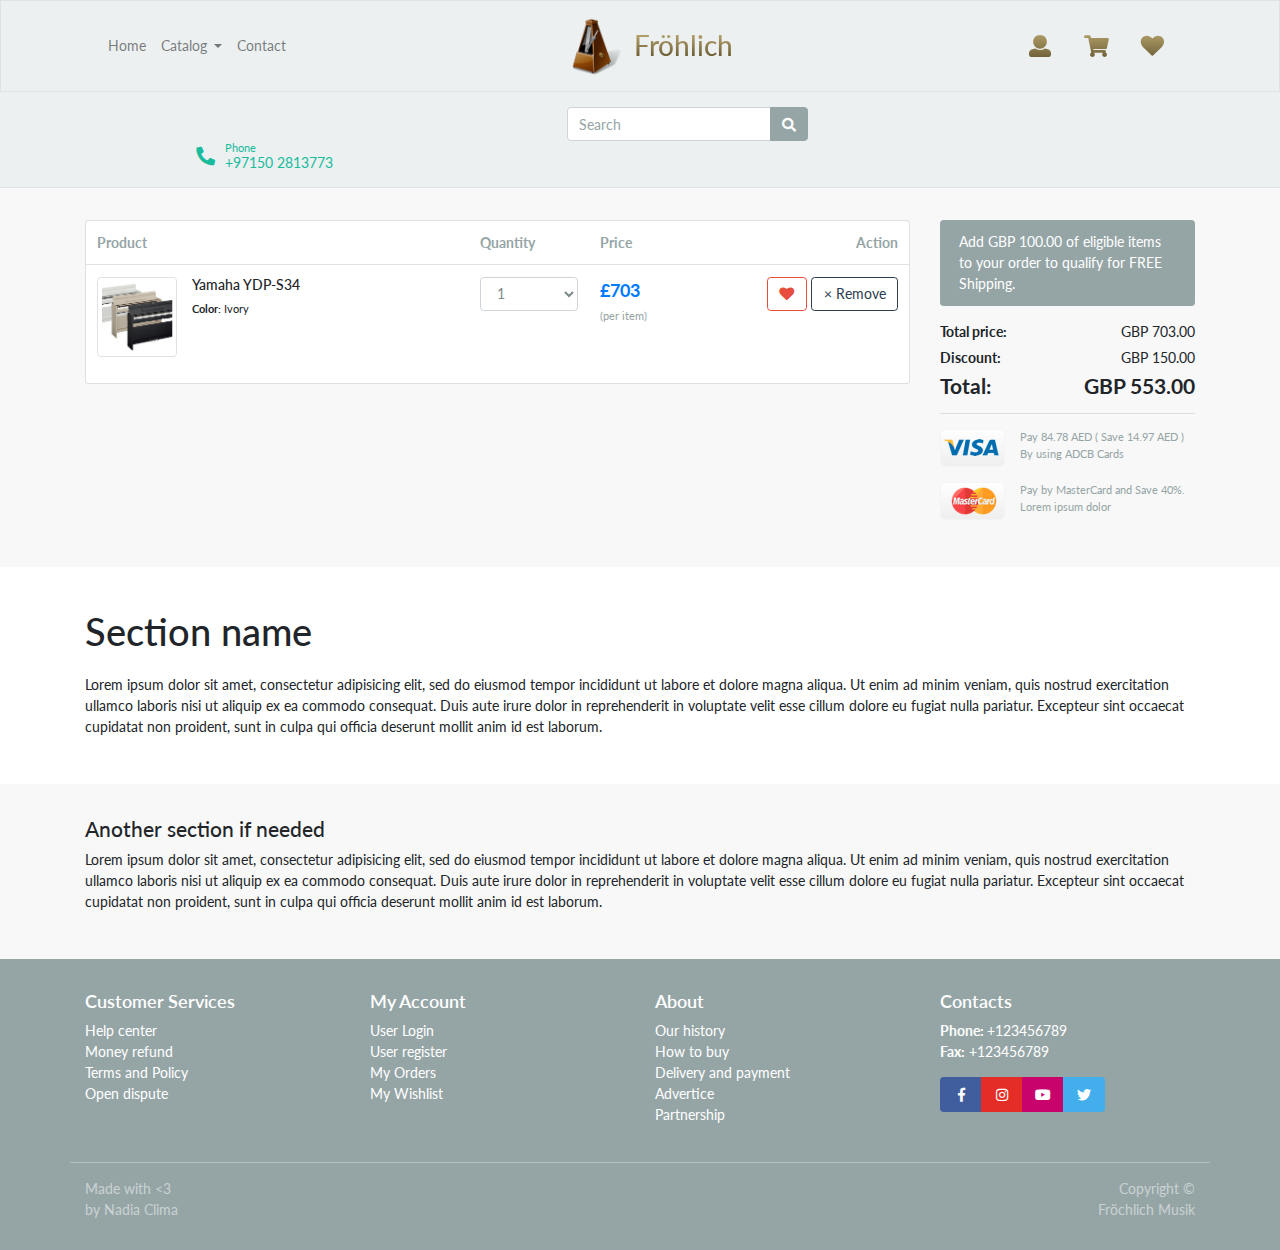
<file: pages/cart.html>
<!DOCTYPE HTML>
<html lang="en">
<head>
<meta charset="utf-8">
<meta name="viewport" content="width=device-width, initial-scale=1, shrink-to-fit=no">
<meta name="author" content="Bootstrap-ecommerce by Vosidiy">

<title>Fröhlich</title>

<link rel="shortcut icon" type="image/x-icon" href="../images/favicon.ico">

<!-- jQuery -->
<script src="../js/jquery-2.0.0.min.js" type="text/javascript"></script>

<!-- Bootstrap4 files-->
<script src="../js/bootstrap.bundle.min.js" type="text/javascript"></script>
<link href="../css/bootstrap.min.css" rel="stylesheet" type="text/css"/>

<!-- Font awesome 5 -->
<link href="../fonts/fontawesome/css/fontawesome-all.min.css" type="text/css" rel="stylesheet">

<!-- plugin: fancybox  -->
<script src="../plugins/fancybox/fancybox.min.js" type="text/javascript"></script>
<link href="../plugins/fancybox/fancybox.min.css" type="text/css" rel="stylesheet">

<!-- plugin: owl carousel  -->
<link href="../plugins/owlcarousel/assets/owl.carousel.min.css" rel="stylesheet">
<link href="../plugins/owlcarousel/assets/owl.theme.default.css" rel="stylesheet">
<script src="../plugins/owlcarousel/owl.carousel.min.js"></script>

<!-- plugin: slickslider -->
<link href="../plugins/slickslider/slick.css" rel="stylesheet" type="text/css" />
<link href="../plugins/slickslider/slick-theme.css" rel="stylesheet" type="text/css" />
<script src="../plugins/slickslider/slick.min.js"></script>

<!-- custom style -->
<link href="../css/ui.css" rel="stylesheet" type="text/css"/>
<link href="../css/responsive.css" rel="stylesheet" media="only screen and (max-width: 1200px)" />

<!--My Styles-->
<link href="../css/styles.css" rel="stylesheet" type="text/css"/>

<!-- custom javascript -->
<script src="../js/script.js" type="text/javascript"></script>

<script type="text/javascript">
/// some script

// jquery ready start
$(document).ready(function() {
	// jQuery code

}); 
// jquery end
</script>

</head>
<body>
<header class="section-header">
<nav class="border navbar navbar-expand-sm navbar-light bg-light fixed-top">
<div class="container">

		<!--MENIUL PRINCIPAL-->
	<div class="col-lg-5 col-xl-5 col-md-6 col-sm-12">
	<button class="navbar-toggler" type="button" data-toggle="collapse" data-target="#navbarNav" aria-controls="navbarNav" aria-expanded="false" aria-label="Toggle navigation">
    <span class="navbar-toggler-icon"></span>
  </button>
  <div class="collapse navbar-collapse" id="navbarNav">
    <ul class="navbar-nav py-1">
		<li class="nav-item"><a class="nav-link" href="../index.html">Home </a></li>
		<li class="nav-item dropdown">
			<a class="nav-link dropdown-toggle" href="#" data-toggle="dropdown">  Catalog  </a>
			<ul class="dropdown-menu">
			  <li><a class="dropdown-item" href="../catalog/categories.html"> Categories </a></li>
			  <li><a class="dropdown-item" href="../catalog/manufacturers.html"> Manufacturers </a></li>
			</ul>
		</li>
		<li class="nav-item"><a class="nav-link" href="contact.html"> Contact </a></li>
</ul>
  </div>
</div> <!--col-->
<div class="col-xl-3 col-lg-3 d-none d-lg-block">
	<div class="brand-wrap">
		<a href="../index.html">
		<img class="logo" src="../images/favicon-512x512.png">
		<h2 class="logo-text gradient">Fröhlich</h2>
		
	</a>
	</div> <!-- brand-wrap.// -->
	</div>
<!--ICONITELE-->
<div class="col-lg-4 col-xl-4 col-md-6 col-sm-12">
	<div class="widgets-wrap float-right row no-gutters py-1">
		<div class="col-auto">
		<div class="widget-header dropdown">
			<a href="#" data-toggle="dropdown" data-offset="20,10">
				<div class="icontext">
					<div class="icon-wrap"><i class="gradient icon-sm fa fa-user"></i></div>
				</div>
			</a>
			<div class="dropdown-menu">
				<form class="px-4 py-3">
					<div class="form-group">
					  <label>Email address</label>
					  <input type="email" class="form-control" placeholder="email@example.com">
					</div>
					<div class="form-group">
					  <label>Password</label>
					  <input type="password" class="form-control" placeholder="Password">
					</div>
					<button type="submit" class="btn btn-info">Sign in</button>
					</form>
					<hr class="dropdown-divider">
					<a class="dropdown-item" href="signup.html">Don't have an account? Sign up</a>
					<a class="dropdown-item" href="#">Forgot password?</a>
			</div> <!--  dropdown-menu .// -->
		</div>  <!-- widget-header .// -->
		</div> <!-- col.// -->
		<div class="col-auto">
			<a href="cart.html" class="widget-header">
				<div class="icontext">
					<div class="icon-wrap"><i class="gradient icon-sm fa fa-shopping-cart"></i></div>
				</div>
			</a>
		</div> <!-- col.// -->
		<div class="col-auto">
			<a href="#" class="widget-header">
				<div class="icontext">
					<div class="icon-wrap"><i class="gradient icon-sm  fa fa-heart"></i></div>
				</div>
			</a>
		</div> <!-- col.// -->
	</div><!-- widgets-wrap.// row.// -->
	</div> <!-- col.// -->

</div> <!-- container -->
</nav>

<section class="header-main bg-light">
	<div class="container">
<div class="row align-items-center">
	<div class="col-md-8">
		<form action="#" class="widget-header float-right">
			<div class="input-group">
				<input type="text" class="form-control" placeholder="Search">
				<div class="input-group-append">
				  <button class="btn btn-secondary" type="submit">
					<i class="fa fa-search"></i>
				  </button>
				</div>
			</div>
		</form> <!-- search-wrap .end// -->
</div> <!-- col.// -->
	<div class="col-md-4"></div>
	<div class="col-lg-3 col-sm-12">
		<a href="#" class="widget-header float-md-right">
			<div class="icontext">
				<div class="icon-wrap"><i class="flip-h fa-lg fa fa-phone"></i></div>
				<div class="text-wrap">
					<small>Phone</small>
					<div>+97150 2813773</div>
				</div>
			</div>
		</a>
</div> <!-- col.// -->

</div> <!-- row.// -->
	</div> <!-- container.// -->
</section> <!-- header-main .// -->
</header> <!-- section-header.// -->

<!---======================== CONTENT ============================-->
<section class="section-content bg padding-y border-top">
	<div class="container">
	
	<div class="row">
		<main class="col-xl-9 col-lg-9 col-md-12 col-sm-12">
	
			<div class="card">
			<table class="table table-hover shopping-cart-wrap">
			<thead class="text-muted">
			<tr>
			<th scope="col">Product</th>
			<th scope="col" width="120">Quantity</th>
			<th scope="col" width="120">Price</th>
			<th scope="col" class="text-right" width="200">Action</th>
			</tr>
			</thead>
			<tbody>
			<tr>
				<td>
			<figure class="media">
				<div class="img-wrap"><a href="../images/pianos/digital/ydp-s34.png" data-fancybox=""><img src="../images/pianos/digital/ydp-s34.png" class="img-thumbnail img-sm"></a></div>
				<figcaption class="media-body">
					<h6 class="title text-truncate">Yamaha YDP-S34</h6>
					<dl class="dlist-inline small">
					<dt>Color: </dt>
					<dd>Ivory</dd>
					</dl>
				</figcaption>
			</figure> 
				</td>
				<td> 
					<select class="form-control">
						<option selected>1</option>
						<option>2</option>	
						<option>3</option>	
						<option>4</option>	
					</select> 
				</td>
				<td> 
					<div class="price-wrap"> 
						<var class="price">£703</var>
						<small class="text-muted">(per item)</small> 
					</div> <!-- price-wrap .// -->
				</td>
				<td class="text-right"> 
				<a data-original-title="Save to Wishlist" title="" href="" class="btn btn-outline-danger" data-toggle="tooltip"> <i class="fa fa-heart"></i></a> 
				<a href="" class="btn btn-outline-primary"> × Remove</a>
				</td>
			</tr>
			</tbody>
			</table>
			</div> <!-- card.// -->
	
		</main> <!-- col.// -->
		<aside class="col-xl-3 col-lg-3 col-md-12 col-sm-12">
	<p class="alert alert-secondary">Add GBP 100.00 of eligible items to your order to qualify for FREE Shipping. </p>
	<dl class="dlist-align">
	  <dt>Total price: </dt>
	  <dd class="text-right">GBP 703.00</dd>
	</dl>
	<dl class="dlist-align">
	  <dt>Discount:</dt>
	  <dd class="text-right">GBP 150.00</dd>
	</dl>
	<dl class="dlist-align h4">
	  <dt>Total:</dt>
	  <dd class="text-right"><strong>GBP 553.00</strong></dd>
	</dl>
	<hr>
	<figure class="itemside mb-3">
		<aside class="aside"><img src="../images/icons/pay-visa.png"></aside>
		 <div class="text-wrap small text-muted">
	Pay 84.78 AED ( Save 14.97 AED )
	By using ADCB Cards 
		 </div>
	</figure>
	<figure class="itemside mb-3">
		<aside class="aside"> <img src="../images/icons/pay-mastercard.png"> </aside>
		<div class="text-wrap small text-muted">
	Pay by MasterCard and Save 40%. <br>
	Lorem ipsum dolor 
		</div>
	</figure>
	
		</aside> <!-- col.// -->
	</div>
	
	</div> <!-- container .//  -->
	</section>
	<!-- ========================= SECTION CONTENT END// ========================= -->
	
	<!-- ========================= SECTION  ========================= -->
	<section class="section-name bg-white padding-y">
	<div class="container">
	<header class="section-heading">
	<h2 class="title-section">Section name</h2>
	</header><!-- sect-heading -->
	
	<p>Lorem ipsum dolor sit amet, consectetur adipisicing elit, sed do eiusmod
	tempor incididunt ut labore et dolore magna aliqua. Ut enim ad minim veniam,
	quis nostrud exercitation ullamco laboris nisi ut aliquip ex ea commodo
	consequat. Duis aute irure dolor in reprehenderit in voluptate velit esse
	cillum dolore eu fugiat nulla pariatur. Excepteur sint occaecat cupidatat non
	proident, sunt in culpa qui officia deserunt mollit anim id est laborum.</p>
	</div><!-- container // -->
	</section>
	<!-- ========================= SECTION  END// ========================= -->
	
	<!-- ========================= SECTION  ========================= -->
	<section class="section-name bg padding-y">
	<div class="container">
	<h4>Another section if needed</h4>
	<p>Lorem ipsum dolor sit amet, consectetur adipisicing elit, sed do eiusmod
	tempor incididunt ut labore et dolore magna aliqua. Ut enim ad minim veniam,
	quis nostrud exercitation ullamco laboris nisi ut aliquip ex ea commodo
	consequat. Duis aute irure dolor in reprehenderit in voluptate velit esse
	cillum dolore eu fugiat nulla pariatur. Excepteur sint occaecat cupidatat non
	proident, sunt in culpa qui officia deserunt mollit anim id est laborum.</p>
	</div><!-- container // -->
	</section>
	<!-- ========================= SECTION  END// ========================= -->
<!---=================== END OF CONTENT =========================-->

<!-- ========================= FOOTER ========================= -->
<footer class="section-footer bg-secondary">
	<div class="container">
		<section class="footer-top padding-top">
			<div class="row">
				<aside class="col-sm-12 col-md-6 col-lg-3 col-xl-3 white">
					<h5 class="title">Customer Services</h5>
					<ul class="list-unstyled">
						<li> <a href="#">Help center</a></li>
						<li> <a href="#">Money refund</a></li>
						<li> <a href="#">Terms and Policy</a></li>
						<li> <a href="#">Open dispute</a></li>
					</ul>
				</aside>
				<aside class="col-sm-3  col-md-3 white">
					<h5 class="title">My Account</h5>
					<ul class="list-unstyled">
						<li> <a href="#"> User Login </a></li>
						<li> <a href="#"> User register </a></li>
						<li> <a href="#"> My Orders </a></li>
						<li> <a href="#"> My Wishlist </a></li>
					</ul>
				</aside>
				<aside class="col-sm-12 col-md-6 col-lg-3 col-xl-3 white">
					<h5 class="title">About</h5>
					<ul class="list-unstyled">
						<li> <a href="#"> Our history </a></li>
						<li> <a href="#"> How to buy </a></li>
						<li> <a href="#"> Delivery and payment </a></li>
						<li> <a href="#"> Advertice </a></li>
						<li> <a href="#"> Partnership </a></li>
					</ul>
				</aside>
				<aside class="col-sm-12 col-md-6 col-lg-3 col-xl-3 white">
					<article class="white">
						<h5 class="title">Contacts</h5>
						<p>
							<strong>Phone: </strong> +123456789 <br> 
						    <strong>Fax:</strong> +123456789
						</p>

						 <div class="btn-group white">
						    <a class="btn btn-facebook" title="Facebook" target="_blank" href="#"><i class="fab fa-facebook-f  fa-fw"></i></a>
						    <a class="btn btn-instagram" title="Instagram" target="_blank" href="#"><i class="fab fa-instagram  fa-fw"></i></a>
						    <a class="btn btn-youtube" title="Youtube" target="_blank" href="#"><i class="fab fa-youtube  fa-fw"></i></a>
						    <a class="btn btn-twitter" title="Twitter" target="_blank" href="#"><i class="fab fa-twitter  fa-fw"></i></a>
						</div>
					</article>
				</aside>
			</div> <!-- row.// -->
			<br> 
		</section>
		<section class="footer-bottom row border-top-white">
			<div class="col-sm-6"> 
				<p class="text-white-50"> Made with <3 <br> by Nadia Clima</p>
			</div>
			<div class="col-sm-6">
				<p class="text-md-right text-white-50">
	Copyright &copy  <br>
<a href="../index.html" class="text-white-50">Fröchlich Musik</a>
				</p>
			</div>
		</section> <!-- //footer-top -->
	</div><!-- //container -->
</footer>
<!-- ========================= FOOTER END // ========================= -->


</body>
</html>
</file>
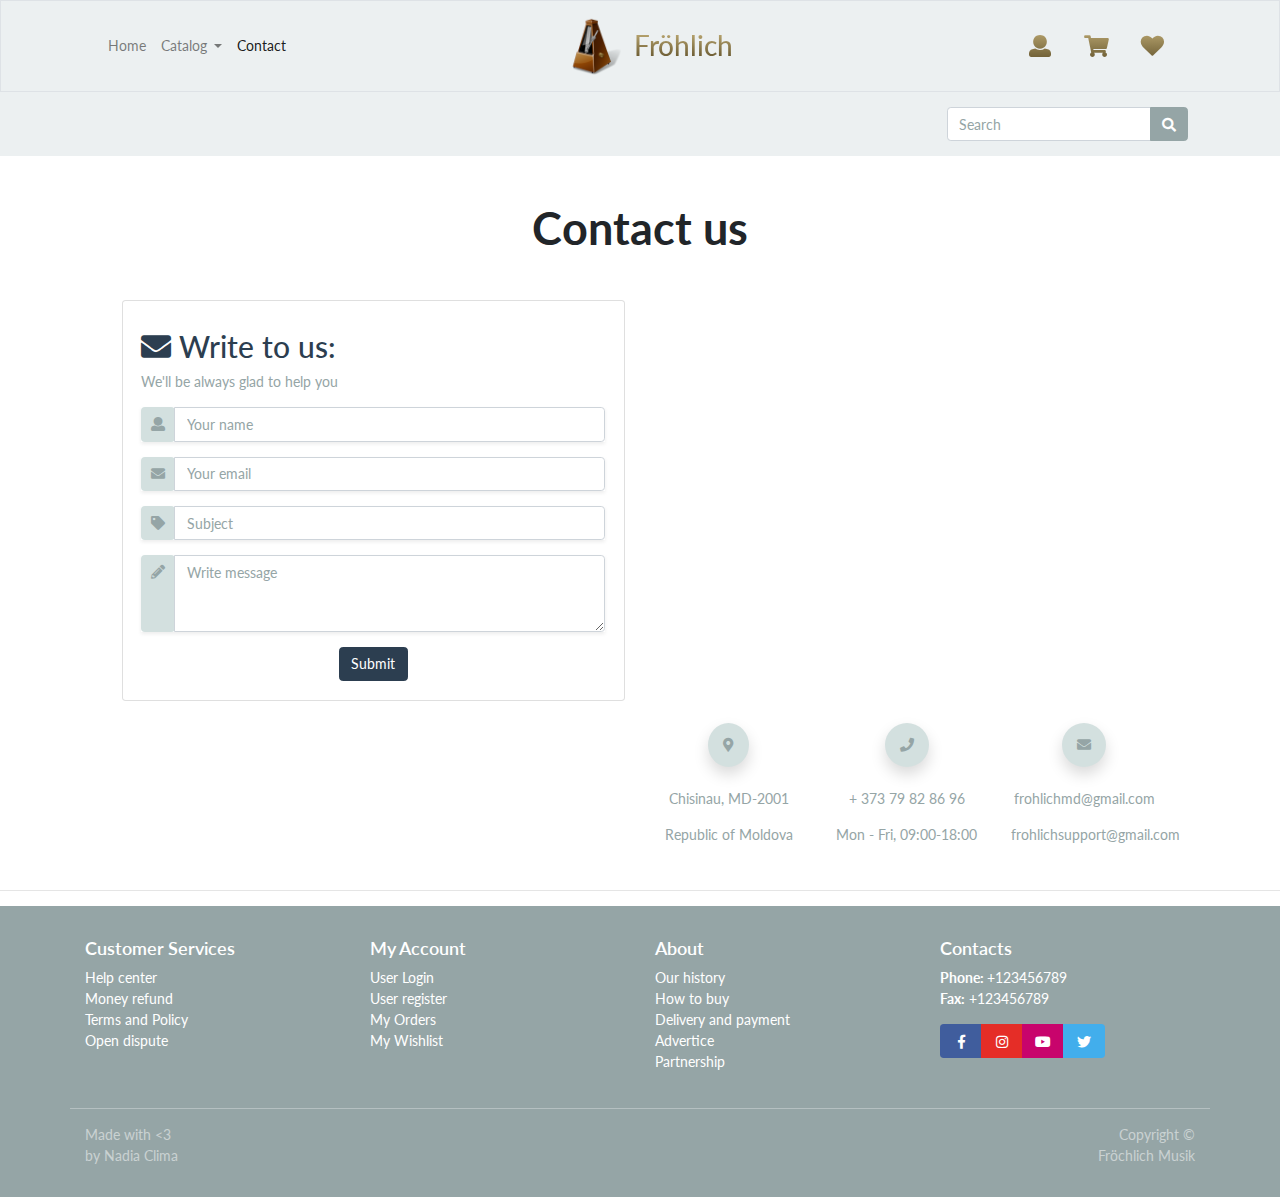
<file: pages/contact.html>
<!DOCTYPE HTML>
<html lang="en">
<head>
<meta charset="utf-8">
<meta name="viewport" content="width=device-width, initial-scale=1, shrink-to-fit=no">
<meta name="author" content="Bootstrap-ecommerce by Vosidiy">

<title>Fröhlich</title>

<link rel="shortcut icon" type="image/x-icon" href="../images/favicon.ico">

<!-- jQuery -->
<script src="../js/jquery-2.0.0.min.js" type="text/javascript"></script>

<!-- Bootstrap4 files-->
<script src="../js/bootstrap.bundle.min.js" type="text/javascript"></script>
<link href="../css/bootstrap.min.css" rel="stylesheet" type="text/css"/>

<!-- Font awesome 5 -->
<link href="../fonts/fontawesome/css/fontawesome-all.min.css" type="text/css" rel="stylesheet">

<!-- plugin: fancybox  -->
<script src="../plugins/fancybox/fancybox.min.js" type="text/javascript"></script>
<link href="../plugins/fancybox/fancybox.min.css" type="text/css" rel="stylesheet">

<!-- plugin: owl carousel  -->
<link href="../plugins/owlcarousel/assets/owl.carousel.min.css" rel="stylesheet">
<link href="../plugins/owlcarousel/assets/owl.theme.default.css" rel="stylesheet">
<script src="../plugins/owlcarousel/owl.carousel.min.js"></script>

<!-- plugin: slickslider -->
<link href="../plugins/slickslider/slick.css" rel="stylesheet" type="text/css" />
<link href="../plugins/slickslider/slick-theme.css" rel="stylesheet" type="text/css" />
<script src="../plugins/slickslider/slick.min.js"></script>

<!-- custom style -->
<link href="../css/ui.css" rel="stylesheet" type="text/css"/>
<link href="../css/responsive.css" rel="stylesheet" media="only screen and (max-width: 1200px)" />

<!--My Styles-->
<link href="../css/styles.css" rel="stylesheet" type="text/css"/>

<!-- custom javascript -->
<script src="../js/script.js" type="text/javascript"></script>

<script type="text/javascript">
/// some script

// jquery ready start
$(document).ready(function() {
	// jQuery code

}); 
// jquery end
</script>

</head>
<body>
<header class="section-header">
<nav class="border navbar navbar-expand-sm navbar-light bg-light fixed-top">
<div class="container">

		<!--MENIUL PRINCIPAL-->
	<div class="col-lg-5 col-xl-5 col-md-6 col-sm-12">
	<button class="navbar-toggler" type="button" data-toggle="collapse" data-target="#navbarNav" aria-controls="navbarNav" aria-expanded="false" aria-label="Toggle navigation">
    <span class="navbar-toggler-icon"></span>
  </button>
  <div class="collapse navbar-collapse" id="navbarNav">
    <ul class="navbar-nav py-1">
		<li class="nav-item"><a class="nav-link" href="../index.html">Home</a></li>
		<li class="nav-item dropdown">
			<a class="nav-link dropdown-toggle" href="#" data-toggle="dropdown">  Catalog  </a>
			<ul class="dropdown-menu">
			  <li><a class="dropdown-item" href="../catalog/categories.html"> Categories </a></li>
			  <li><a class="dropdown-item" href="../catalog/manufacturers.html"> Manufacturers </a></li>
			</ul>
		</li>
		<li class="nav-item active"><a class="nav-link" href="contact.html"> Contact <span class="sr-only">(current)</span></a></li>
</ul>
  </div>
</div> <!--col-->
<div class="col-xl-3 col-lg-3 d-none d-lg-block">
	<div class="brand-wrap">
		<a href="../index.html">
		<img class="logo" src="../images/favicon-512x512.png">
		<h2 class="logo-text gradient">Fröhlich</h2>
		
	</a>
	</div> <!-- brand-wrap.// -->
	</div>
<!--ICONITELE-->
<div class="col-lg-4 col-xl-4 col-md-6 col-sm-12">
	<div class="widgets-wrap float-right row no-gutters py-1">
		<div class="col-auto">
		<div class="widget-header dropdown">
			<a href="#" data-toggle="dropdown" data-offset="20,10">
				<div class="icontext">
					<div class="icon-wrap"><i class="gradient icon-sm fa fa-user"></i></div>
				</div>
			</a>
			<div class="dropdown-menu">
				<form class="px-4 py-3">
					<div class="form-group">
					  <label>Email address</label>
					  <input type="email" class="form-control" placeholder="email@example.com">
					</div>
					<div class="form-group">
					  <label>Password</label>
					  <input type="password" class="form-control" placeholder="Password">
					</div>
					<button type="submit" class="btn btn-info">Sign in</button>
					</form>
					<hr class="dropdown-divider">
					<a class="dropdown-item" href="signup.html">Don't have an account? Sign up</a>
					<a class="dropdown-item" href="#">Forgot password?</a>
			</div> <!--  dropdown-menu .// -->
		</div>  <!-- widget-header .// -->
		</div> <!-- col.// -->
		<div class="col-auto">
			<a href="cart.html" class="widget-header">
				<div class="icontext">
					<div class="icon-wrap"><i class="gradient icon-sm fa fa-shopping-cart"></i></div>
				</div>
			</a>
		</div> <!-- col.// -->
		<div class="col-auto">
			<a href="#" class="widget-header">
				<div class="icontext">
					<div class="icon-wrap"><i class="gradient icon-sm  fa fa-heart"></i></div>
				</div>
			</a>
		</div> <!-- col.// -->
	</div><!-- widgets-wrap.// row.// -->
	</div> <!-- col.// -->

</div> <!-- container -->
</nav>

<section class="header-main bg-light">
	<div class="container">
<div class="row align-items-center">
	<div class="col-md-4"></div>
	<div class="col-md-8">
			<form action="#" class="widget-header float-right">
				<div class="input-group">
				    <input type="text" class="form-control" placeholder="Search">
				    <div class="input-group-append">
				      <button class="btn btn-secondary" type="submit">
				        <i class="fa fa-search"></i>
				      </button>
				    </div>
			    </div>
			</form> <!-- search-wrap .end// -->
	</div> <!-- col.// -->

</div> <!-- row.// -->
	</div> <!-- container.// -->
</section> <!-- header-main .// -->
</header> <!-- section-header.// -->

<!---======================== CONTENT ============================-->
<!-- Section - contacts -->
<div class="container col-xl-10 col-lg-10 col-md-12 col-sm-12">
    <section class="my-5">
      <!-- Section heading -->
	  <h1 class="h1-responsive font-weight-bold text-center my-5">Contact us</h1>
      <!-- Grid row -->
      <div class="row">
        <!-- Grid column -->
        <div class="col-lg-6 mb-lg-0 mb-4">
          <!-- Form with header -->
          <div class="card">
            <div class="card-body">
              <!-- Header -->
              <div class="form-header blue accent-1">
                <h3 class="mt-2 text-primary"><i class="fas fa-envelope text-prinary"></i> Write to us:</h3>
              </div>
              <p class="text-secondary">We'll be always glad to help you</p>
              <!-- Body -->
              <div class="md-form input-group flex-nowrap mb-3 shadow-sm">
                <div class="input-group-prepend">
                    <i class="fas fa-user prefix text-secondary"></i>
                </div>
                <input type="text" id="form-name" class="form-control text-secondary" placeholder="Your name">
              </div>
              <div class="md-form input-group flex-nowrap mb-3 shadow-sm">
                <div class="input-group-prepend">
                    <i class="fas fa-envelope prefix text-secondary"></i>
                </div>
                <input type="text" id="form-email" class="form-control text-secondary" placeholder="Your email">
              </div>
              <div class="md-form input-group flex-nowrap mb-3 shadow-sm">
                <div class="input-group-prepend">
                    <i class="fas fa-tag prefix text-secondary"></i>
                </div>
                <input type="text" id="form-Subject" class="form-control text-secondary" placeholder="Subject">
              </div>
              <div class="md-form input-group flex-nowrap mb-3 shadow-sm">
                <div class="input-group-prepend">
                    <i class="fas fa-pencil-alt prefix text-secondary"></i>
                </div>
                <textarea id="form-text" class="form-control md-textarea text-secondary" rows="3" placeholder="Write message"></textarea>
              </div>
              <div class="text-center">
                <button class="btn btn-primary">Submit</button>
              </div>
            </div>
          </div><!-- Form with header -->
        </div><!-- Grid column -->
        <div class="col-lg-6"><!--Google map-->
          <div id="map-container-section" class="z-depth-1-half map-container-section mb-4" style="height: 400px">
            <iframe src="https://www.google.com/maps/embed?pb=!1m18!1m12!1m3!1d87073.64305444369!2d28.788137093036568!3d46.999964773306544!2m3!1f0!2f0!3f0!3m2!1i1024!2i768!4f13.1!3m3!1m2!1s0x40c97c3628b769a1%3A0x37d1d6305749dd3c!2sChisinau%2C%20Moldova!5e0!3m2!1sen!2s!4v1587970822967!5m2!1sen!2s" width="600" height="440" frameborder="0" style="border:0;" allowfullscreen="" aria-hidden="false" tabindex="0"></iframe>
          </div>
          <!-- Buttons-->
          <div class="row text-center">
            <div class="col-md-4 ic">
              <a class="btn-floating blue accent-1">
                <i class="fas fa-map-marker-alt shadow text-secondary"></i>
              </a>
              <p class="text-secondary"><br>Chisinau, MD-2001</p>
              <p class="mb-md-0 text-secondary">Republic of Moldova</p>
            </div>
            <div class="col-md-4 ic">
              <a class="btn-floating blue accent-1">
                <i class="fas fa-phone shadow text-secondary"></i>
              </a>
              <p class="text-secondary"> <br>+ 373 79 82 86 96</p>
			  <p class="mb-md-0 text-secondary">Mon - Fri, 09:00-18:00</p>
            </div>
            <div class="col-md-4 ic">
              <a class="btn-floating blue accent-1">
                <i class="fas fa-envelope shadow text-secondary"></i>
              </a>
              <p class="text-secondary"><br>frohlichmd@gmail.com</p>
              <p class="mb-0 text-secondary">frohlichsupport@gmail.com</p>
            </div>
          </div>
        </div><!-- Grid column -->
      </div><!-- Grid row -->
    </section><!-- Section: Contact v.1 -->
    </div>
    <hr />
<!-- ========================= FOOTER ========================= -->
<footer class="section-footer bg-secondary">
	<div class="container">
		<section class="footer-top padding-top">
			<div class="row">
				<aside class="col-sm-12 col-md-6 col-lg-3 col-xl-3 white">
					<h5 class="title">Customer Services</h5>
					<ul class="list-unstyled">
						<li> <a href="#">Help center</a></li>
						<li> <a href="#">Money refund</a></li>
						<li> <a href="#">Terms and Policy</a></li>
						<li> <a href="#">Open dispute</a></li>
					</ul>
				</aside>
				<aside class="col-sm-3  col-md-3 white">
					<h5 class="title">My Account</h5>
					<ul class="list-unstyled">
						<li> <a href="#"> User Login </a></li>
						<li> <a href="#"> User register </a></li>
						<li> <a href="#"> My Orders </a></li>
						<li> <a href="#"> My Wishlist </a></li>
					</ul>
				</aside>
				<aside class="col-sm-12 col-md-6 col-lg-3 col-xl-3 white">
					<h5 class="title">About</h5>
					<ul class="list-unstyled">
						<li> <a href="#"> Our history </a></li>
						<li> <a href="#"> How to buy </a></li>
						<li> <a href="#"> Delivery and payment </a></li>
						<li> <a href="#"> Advertice </a></li>
						<li> <a href="#"> Partnership </a></li>
					</ul>
				</aside>
				<aside class="col-sm-12 col-md-6 col-lg-3 col-xl-3 white">
					<article class="white">
						<h5 class="title">Contacts</h5>
						<p>
							<strong>Phone: </strong> +123456789 <br> 
						    <strong>Fax:</strong> +123456789
						</p>

						 <div class="btn-group white">
						    <a class="btn btn-facebook" title="Facebook" target="_blank" href="#"><i class="fab fa-facebook-f  fa-fw"></i></a>
						    <a class="btn btn-instagram" title="Instagram" target="_blank" href="#"><i class="fab fa-instagram  fa-fw"></i></a>
						    <a class="btn btn-youtube" title="Youtube" target="_blank" href="#"><i class="fab fa-youtube  fa-fw"></i></a>
						    <a class="btn btn-twitter" title="Twitter" target="_blank" href="#"><i class="fab fa-twitter  fa-fw"></i></a>
						</div>
					</article>
				</aside>
			</div> <!-- row.// -->
			<br> 
		</section>
		<section class="footer-bottom row border-top-white">
			<div class="col-sm-6"> 
				<p class="text-white-50"> Made with <3 <br> by Nadia Clima</p>
			</div>
			<div class="col-sm-6">
				<p class="text-md-right text-white-50">
	Copyright &copy  <br>
<a href="../index.html" class="text-white-50">Fröchlich Musik</a>
				</p>
			</div>
		</section> <!-- //footer-top -->
	</div><!-- //container -->
</footer>
<!-- ========================= FOOTER END // ========================= -->


</body>
</html>
</file>
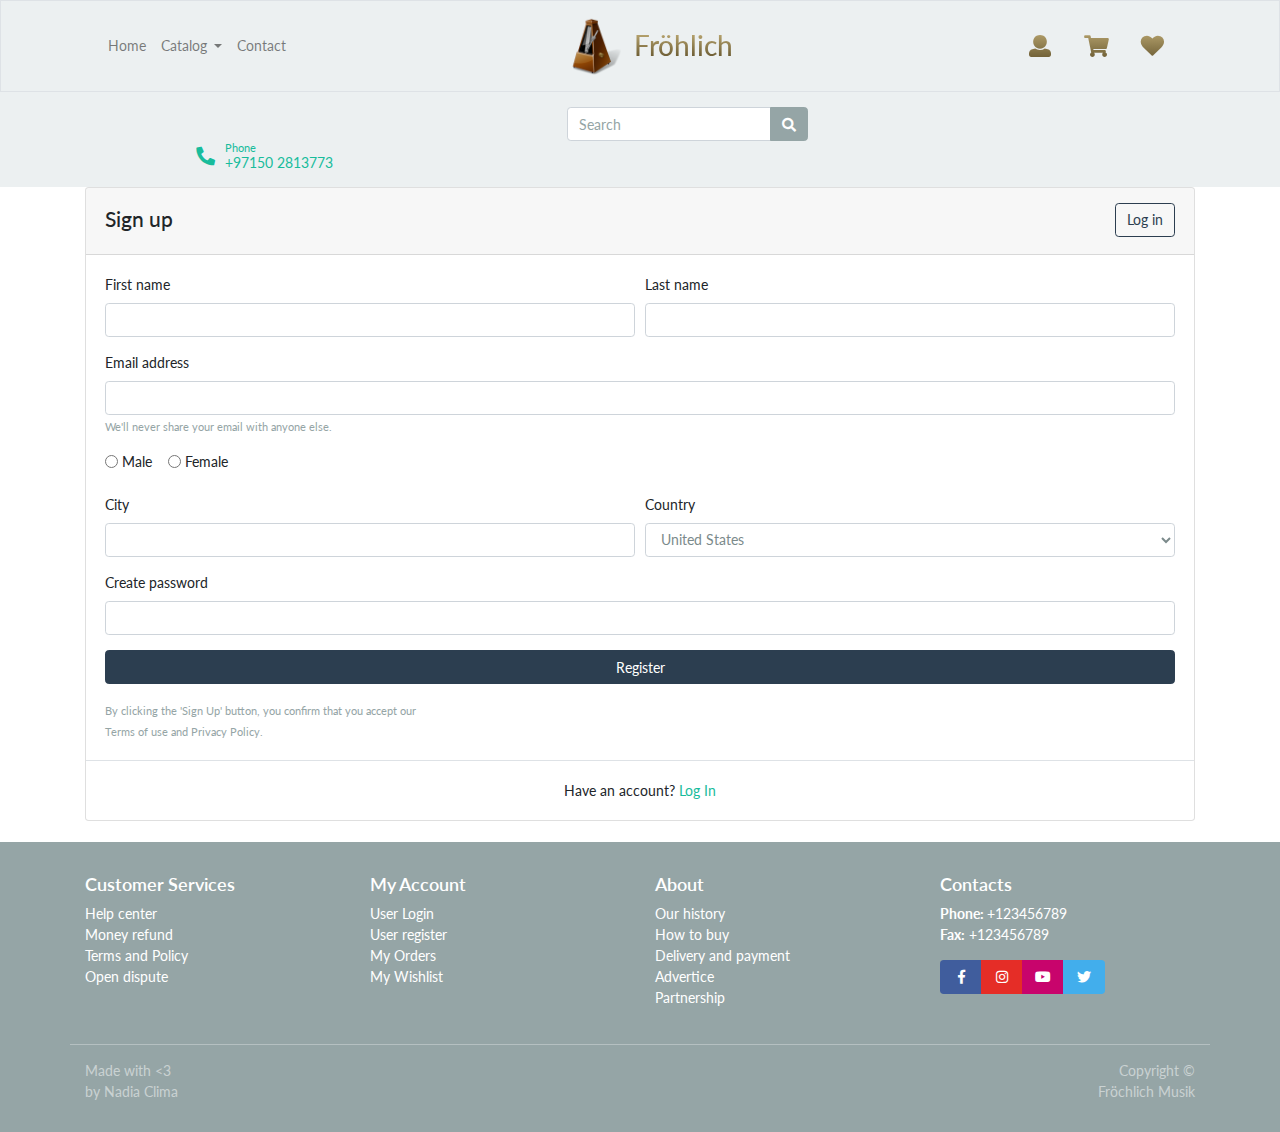
<file: pages/signup.html>
<!DOCTYPE HTML>
<html lang="en">
<head>
<meta charset="utf-8">
<meta name="viewport" content="width=device-width, initial-scale=1, shrink-to-fit=no">
<meta name="author" content="Bootstrap-ecommerce by Vosidiy">

<title>Fröhlich</title>

<link rel="shortcut icon" type="image/x-icon" href="../images/favicon.ico">

<!-- jQuery -->
<script src="../js/jquery-2.0.0.min.js" type="text/javascript"></script>

<!-- Bootstrap4 files-->
<script src="../js/bootstrap.bundle.min.js" type="text/javascript"></script>
<link href="../css/bootstrap.min.css" rel="stylesheet" type="text/css"/>

<!-- Font awesome 5 -->
<link href="../fonts/fontawesome/css/fontawesome-all.min.css" type="text/css" rel="stylesheet">

<!-- plugin: fancybox  -->
<script src="../plugins/fancybox/fancybox.min.js" type="text/javascript"></script>
<link href="../plugins/fancybox/fancybox.min.css" type="text/css" rel="stylesheet">

<!-- plugin: owl carousel  -->
<link href="../plugins/owlcarousel/assets/owl.carousel.min.css" rel="stylesheet">
<link href="../plugins/owlcarousel/assets/owl.theme.default.css" rel="stylesheet">
<script src="../plugins/owlcarousel/owl.carousel.min.js"></script>

<!-- plugin: slickslider -->
<link href="../plugins/slickslider/slick.css" rel="stylesheet" type="text/css" />
<link href="../plugins/slickslider/slick-theme.css" rel="stylesheet" type="text/css" />
<script src="../plugins/slickslider/slick.min.js"></script>

<!-- custom style -->
<link href="../css/ui.css" rel="stylesheet" type="text/css"/>
<link href="../css/responsive.css" rel="stylesheet" media="only screen and (max-width: 1200px)" />

<!--My Styles-->
<link href="../css/styles.css" rel="stylesheet" type="text/css"/>

<!-- custom javascript -->
<script src="../js/script.js" type="text/javascript"></script>

<script type="text/javascript">
/// some script

// jquery ready start
$(document).ready(function() {
	// jQuery code

}); 
// jquery end
</script>

</head>
<body>
<header class="section-header">
<nav class="border navbar navbar-expand-sm navbar-light bg-light fixed-top">
<div class="container">

		<!--MENIUL PRINCIPAL-->
	<div class="col-lg-5 col-xl-5 col-md-6 col-sm-12">
	<button class="navbar-toggler" type="button" data-toggle="collapse" data-target="#navbarNav" aria-controls="navbarNav" aria-expanded="false" aria-label="Toggle navigation">
    <span class="navbar-toggler-icon"></span>
  </button>
  <div class="collapse navbar-collapse" id="navbarNav">
    <ul class="navbar-nav py-1">
		<li class="nav-item"><a class="nav-link" href="../index.html">Home </a></li>
		<li class="nav-item dropdown">
			<a class="nav-link dropdown-toggle" href="#" data-toggle="dropdown">  Catalog  </a>
			<ul class="dropdown-menu">
			  <li><a class="dropdown-item" href="../catalog/categories.html"> Categories </a></li>
			  <li><a class="dropdown-item" href="../catalog/manufacturers.html"> Manufacturers </a></li>
			</ul>
		</li>
		<li class="nav-item"><a class="nav-link" href="contact.html"> Contact </a></li>
</ul>
  </div>
</div> <!--col-->
<div class="col-xl-3 col-lg-3 d-none d-lg-block">
	<div class="brand-wrap">
		<a href="../index.html">
		<img class="logo" src="../images/favicon-512x512.png">
		<h2 class="logo-text gradient">Fröhlich</h2>
		
	</a>
	</div> <!-- brand-wrap.// -->
	</div>
<!--ICONITELE-->
<div class="col-lg-4 col-xl-4 col-md-6 col-sm-12">
	<div class="widgets-wrap float-right row no-gutters py-1">
		<div class="col-auto">
		<div class="widget-header dropdown">
			<a href="#" data-toggle="dropdown" data-offset="20,10">
				<div class="icontext">
					<div class="icon-wrap"><i class="gradient icon-sm fa fa-user"></i></div>
				</div>
			</a>
			<div class="dropdown-menu">
				<form class="px-4 py-3">
					<div class="form-group">
					  <label>Email address</label>
					  <input type="email" class="form-control" placeholder="email@example.com">
					</div>
					<div class="form-group">
					  <label>Password</label>
					  <input type="password" class="form-control" placeholder="Password">
					</div>
					<button type="submit" class="btn btn-info">Sign in</button>
					</form>
					<hr class="dropdown-divider">
					<a class="dropdown-item" href="#">Have account? Sign up</a>
					<a class="dropdown-item" href="#">Forgot password?</a>
			</div> <!--  dropdown-menu .// -->
		</div>  <!-- widget-header .// -->
		</div> <!-- col.// -->
		<div class="col-auto">
			<a href="cart.html" class="widget-header">
				<div class="icontext">
					<div class="icon-wrap"><i class="gradient icon-sm fa fa-shopping-cart"></i></div>
				</div>
			</a>
		</div> <!-- col.// -->
		<div class="col-auto">
			<a href="#" class="widget-header">
				<div class="icontext">
					<div class="icon-wrap"><i class="gradient icon-sm  fa fa-heart"></i></div>
				</div>
			</a>
		</div> <!-- col.// -->
	</div><!-- widgets-wrap.// row.// -->
	</div> <!-- col.// -->

</div> <!-- container -->
</nav>

<section class="header-main bg-light">
	<div class="container">
<div class="row align-items-center">
	<div class="col-md-8">
		<form action="#" class="widget-header float-right">
			<div class="input-group">
				<input type="text" class="form-control" placeholder="Search">
				<div class="input-group-append">
				  <button class="btn btn-secondary" type="submit">
					<i class="fa fa-search"></i>
				  </button>
				</div>
			</div>
		</form> <!-- search-wrap .end// -->
</div> <!-- col.// -->
	<div class="col-md-4"></div>
	<div class="col-lg-3 col-sm-12">
		<a href="#" class="widget-header float-md-right">
			<div class="icontext">
				<div class="icon-wrap"><i class="flip-h fa-lg fa fa-phone"></i></div>
				<div class="text-wrap">
					<small>Phone</small>
					<div>+97150 2813773</div>
				</div>
			</div>
		</a>
</div> <!-- col.// -->

</div> <!-- row.// -->
	</div> <!-- container.// -->
</section> <!-- header-main .// -->
</header> <!-- section-header.// -->

<!---======================== CONTENT ============================-->
<div class="container">

    
<div class="card">
    <header class="card-header">
        <a href="" class="float-right btn btn-outline-primary mt-1">Log in</a>
        <h4 class="card-title mt-2">Sign up</h4>
    </header>
    <article class="card-body">
    <form>
        <div class="form-row">
            <div class="col form-group">
                <label>First name</label>
                  <input type="text" class="form-control" placeholder="">
            </div> <!-- form-group end.// -->
            <div class="col form-group">
                <label>Last name</label>
                  <input type="text" class="form-control" placeholder="">
            </div> <!-- form-group end.// -->
        </div> <!-- form-row end.// -->
        <div class="form-group">
            <label>Email address</label>
            <input type="email" class="form-control" placeholder="">
            <small class="form-text text-muted">We'll never share your email with anyone else.</small>
        </div> <!-- form-group end.// -->
        <div class="form-group">
                <label class="form-check form-check-inline">
              <input class="form-check-input" type="radio" name="gender" value="option1">
              <span class="form-check-label"> Male </span>
            </label>
            <label class="form-check form-check-inline">
              <input class="form-check-input" type="radio" name="gender" value="option2">
              <span class="form-check-label"> Female</span>
            </label>
        </div> <!-- form-group end.// -->
        <div class="form-row">
            <div class="form-group col-md-6">
              <label>City</label>
              <input type="text" class="form-control">
            </div> <!-- form-group end.// -->
            <div class="form-group col-md-6">
              <label>Country</label>
              <select id="inputState" class="form-control">
                <option> Choose...</option>
                  <option>Uzbekistan</option>
                  <option>Russia</option>
                  <option selected="">United States</option>
                  <option>India</option>
                  <option>Afganistan</option>
              </select>
            </div> <!-- form-group end.// -->
        </div> <!-- form-row.// -->
        <div class="form-group">
            <label>Create password</label>
            <input class="form-control" type="password">
        </div> <!-- form-group end.// -->  
        <div class="form-group">
            <button type="submit" class="btn btn-primary btn-block"> Register  </button>
        </div> <!-- form-group// -->      
        <small class="text-muted">By clicking the 'Sign Up' button, you confirm that you accept our <br> Terms of use and Privacy Policy.</small>                                          
    </form>
    </article> <!-- card-body end .// -->
    <div class="border-top card-body text-center">Have an account? <a href="">Log In</a></div>
    </div> <!-- card.// -->
    
    

</div>
<br>
<!---=================== END OF CONTENT =========================-->

<!-- ========================= FOOTER ========================= -->
<footer class="section-footer bg-secondary">
	<div class="container">
		<section class="footer-top padding-top">
			<div class="row">
				<aside class="col-sm-12 col-md-6 col-lg-3 col-xl-3 white">
					<h5 class="title">Customer Services</h5>
					<ul class="list-unstyled">
						<li> <a href="#">Help center</a></li>
						<li> <a href="#">Money refund</a></li>
						<li> <a href="#">Terms and Policy</a></li>
						<li> <a href="#">Open dispute</a></li>
					</ul>
				</aside>
				<aside class="col-sm-3  col-md-3 white">
					<h5 class="title">My Account</h5>
					<ul class="list-unstyled">
						<li> <a href="#"> User Login </a></li>
						<li> <a href="#"> User register </a></li>
						<li> <a href="#"> My Orders </a></li>
						<li> <a href="#"> My Wishlist </a></li>
					</ul>
				</aside>
				<aside class="col-sm-12 col-md-6 col-lg-3 col-xl-3 white">
					<h5 class="title">About</h5>
					<ul class="list-unstyled">
						<li> <a href="#"> Our history </a></li>
						<li> <a href="#"> How to buy </a></li>
						<li> <a href="#"> Delivery and payment </a></li>
						<li> <a href="#"> Advertice </a></li>
						<li> <a href="#"> Partnership </a></li>
					</ul>
				</aside>
				<aside class="col-sm-12 col-md-6 col-lg-3 col-xl-3 white">
					<article class="white">
						<h5 class="title">Contacts</h5>
						<p>
							<strong>Phone: </strong> +123456789 <br> 
						    <strong>Fax:</strong> +123456789
						</p>

						 <div class="btn-group white">
						    <a class="btn btn-facebook" title="Facebook" target="_blank" href="#"><i class="fab fa-facebook-f  fa-fw"></i></a>
						    <a class="btn btn-instagram" title="Instagram" target="_blank" href="#"><i class="fab fa-instagram  fa-fw"></i></a>
						    <a class="btn btn-youtube" title="Youtube" target="_blank" href="#"><i class="fab fa-youtube  fa-fw"></i></a>
						    <a class="btn btn-twitter" title="Twitter" target="_blank" href="#"><i class="fab fa-twitter  fa-fw"></i></a>
						</div>
					</article>
				</aside>
			</div> <!-- row.// -->
			<br> 
		</section>
		<section class="footer-bottom row border-top-white">
			<div class="col-sm-6"> 
				<p class="text-white-50"> Made with <3 <br> by Nadia Clima</p>
			</div>
			<div class="col-sm-6">
				<p class="text-md-right text-white-50">
	Copyright &copy  <br>
<a href="../index.html" class="text-white-50">Fröchlich Musik</a>
				</p>
			</div>
		</section> <!-- //footer-top -->
	</div><!-- //container -->
</footer>
<!-- ========================= FOOTER END // ========================= -->


</body>
</html>
</file>
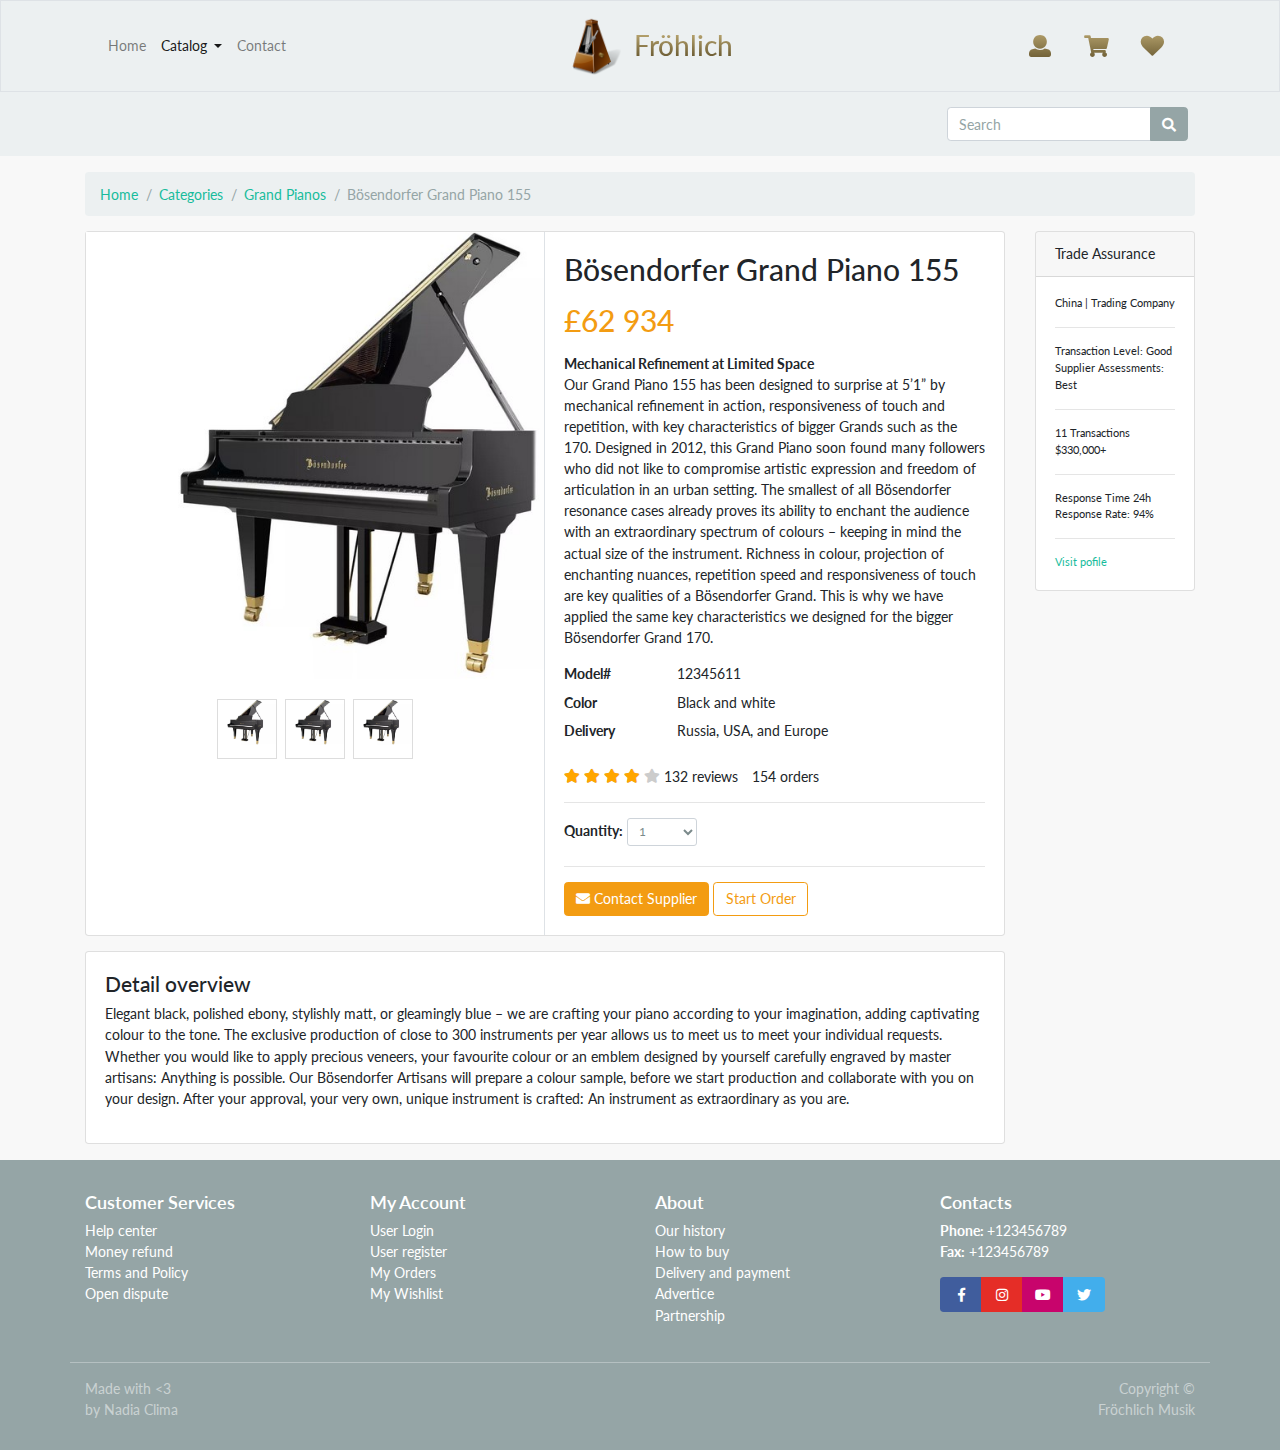
<file: products/Bosendorfer-Grand-Piano-155.html>
<!DOCTYPE HTML>
<html lang="en">
<head>
<meta charset="utf-8">
<meta name="viewport" content="width=device-width, initial-scale=1, shrink-to-fit=no">
<meta name="author" content="Bootstrap-ecommerce by Vosidiy">

<title>Fröhlich</title>

<link rel="shortcut icon" type="image/x-icon" href="../images/favicon.ico">

<!-- jQuery -->
<script src="../js/jquery-2.0.0.min.js" type="text/javascript"></script>

<!-- Bootstrap4 files-->
<script src="../js/bootstrap.bundle.min.js" type="text/javascript"></script>
<link href="../css/bootstrap.min.css" rel="stylesheet" type="text/css"/>

<!-- Font awesome 5 -->
<link href="../fonts/fontawesome/css/fontawesome-all.min.css" type="text/css" rel="stylesheet">

<!-- plugin: fancybox  -->
<script src="../plugins/fancybox/fancybox.min.js" type="text/javascript"></script>
<link href="../plugins/fancybox/fancybox.min.css" type="text/css" rel="stylesheet">

<!-- plugin: owl carousel  -->
<link href="../plugins/owlcarousel/assets/owl.carousel.min.css" rel="stylesheet">
<link href="../plugins/owlcarousel/assets/owl.theme.default.css" rel="stylesheet">
<script src="../plugins/owlcarousel/owl.carousel.min.js"></script>

<!-- plugin: slickslider -->
<link href="../plugins/slickslider/slick.css" rel="stylesheet" type="text/css" />
<link href="../plugins/slickslider/slick-theme.css" rel="stylesheet" type="text/css" />
<script src="../plugins/slickslider/slick.min.js"></script>

<!-- custom style -->
<link href="../css/ui.css" rel="stylesheet" type="text/css"/>
<link href="../css/responsive.css" rel="stylesheet" media="only screen and (max-width: 1200px)" />

<!--My Styles-->
<link href="../css/styles.css" rel="stylesheet" type="text/css"/>

<!-- custom javascript -->
<script src="../js/script.js" type="text/javascript"></script>

<script type="text/javascript">
/// some script

// jquery ready start
$(document).ready(function() {
	// jQuery code

}); 
// jquery end
</script>

</head>
<body>
<header class="section-header">
<nav class="border navbar navbar-expand-sm navbar-light bg-light fixed-top">
<div class="container">

		<!--MENIUL PRINCIPAL-->
	<div class="col-lg-5 col-xl-5 col-md-6 col-sm-12">
	<button class="navbar-toggler" type="button" data-toggle="collapse" data-target="#navbarNav" aria-controls="navbarNav" aria-expanded="false" aria-label="Toggle navigation">
    <span class="navbar-toggler-icon"></span>
  </button>
  <div class="collapse navbar-collapse" id="navbarNav">
    <ul class="navbar-nav py-1">
		<li class="nav-item"><a class="nav-link" href="../index.html">Home </a></li>
		<li class="nav-item dropdown active">
			<a class="nav-link dropdown-toggle" href="#" data-toggle="dropdown">  Catalog <span class="sr-only">(current) </a>
			<ul class="dropdown-menu">
			  <li><a class="dropdown-item" href="categories.html"> Categories </span></a></li>
			  <li><a class="dropdown-item" href="manufacturers.html"> Manufacturers </a></li>
			</ul>
		</li>
		<li class="nav-item"><a class="nav-link" href="../pages/contact.html"> Contact </a></li>
</ul>
  </div>
</div> <!--col-->
<div class="col-xl-3 col-lg-3 d-none d-lg-block">
	<div class="brand-wrap">
		<a href="../index.html">
		<img class="logo" src="../images/favicon-512x512.png">
		<h2 class="logo-text gradient">Fröhlich</h2>
	</a>
	</div> <!-- brand-wrap.// -->
	</div>
<!--ICONITELE-->
<div class="col-lg-4 col-xl-4 col-md-6 col-sm-12">
	<div class="widgets-wrap float-right row no-gutters py-1">
		<div class="col-auto">
		<div class="widget-header dropdown">
			<a href="#" data-toggle="dropdown" data-offset="20,10">
				<div class="icontext">
					<div class="icon-wrap"><i class="gradient icon-sm fa fa-user"></i></div>
				</div>
			</a>
			<div class="dropdown-menu">
				<form class="px-4 py-3">
					<div class="form-group">
					  <label>Email address</label>
					  <input type="email" class="form-control" placeholder="email@example.com">
					</div>
					<div class="form-group">
					  <label>Password</label>
					  <input type="password" class="form-control" placeholder="Password">
					</div>
					<button type="submit" class="btn btn-info">Sign in</button>
					</form>
					<hr class="dropdown-divider">
					<a class="dropdown-item" href="../pages/signup.html">Don't have an account? Sign up</a>
					<a class="dropdown-item" href="#">Forgot password?</a>
			</div> <!--  dropdown-menu .// -->
		</div>  <!-- widget-header .// -->
		</div> <!-- col.// -->
		<div class="col-auto">
			<a href="../pages/cart.html" class="widget-header">
				<div class="icontext">
					<div class="icon-wrap"><i class="gradient icon-sm fa fa-shopping-cart"></i></div>
				</div>
			</a>
		</div> <!-- col.// -->
		<div class="col-auto">
			<a href="#" class="widget-header">
				<div class="icontext">
					<div class="icon-wrap"><i class="gradient icon-sm  fa fa-heart"></i></div>
				</div>
			</a>
		</div> <!-- col.// -->
	</div><!-- widgets-wrap.// row.// -->
	</div> <!-- col.// -->

</div> <!-- container -->
</nav>

<section class="header-main bg-light">
	<div class="container">
<div class="row align-items-center">
	<div class="col-md-4"></div>
	<div class="col-md-8">
			<form action="#" class="widget-header float-right">
				<div class="input-group">
				    <input type="text" class="form-control" placeholder="Search">
				    <div class="input-group-append">
				      <button class="btn btn-secondary" type="submit">
				        <i class="fa fa-search"></i>
				      </button>
				    </div>
			    </div>
			</form> <!-- search-wrap .end// -->
	</div> <!-- col.// -->

</div> <!-- row.// -->
	</div> <!-- container.// -->
</section> <!-- header-main .// -->
</header> <!-- section-header.// -->

<!-----================== CONTENT ====================------->
<section class="section-content bg padding-y-sm">
    <div class="container">
    <nav class="mb-3">
    <ol class="breadcrumb">
        <li class="breadcrumb-item"><a href="../index.html">Home</a></li>
        <li class="breadcrumb-item"><a href="../catalog/categories.html">Categories</a></li>
        <li class="breadcrumb-item"><a href="../catalog/category/Grand-Pianos.html">Grand Pianos</a></li>
        <li class="breadcrumb-item active" aria-current="page">Bösendorfer Grand Piano 155</li>
    </ol> 
    </nav>
    
    <div class="row">
    <div class="col-xl-10 col-md-9 col-sm-12">
    
    
    <main class="card">
        <div class="row no-gutters">
            <aside class="col-sm-6 border-right">
    <article class="gallery-wrap"> 
    <div class="img-big-wrap">
      <div> <a href="../images/pianos/grand/GP-155.jpg" data-fancybox=""><img src="../images/pianos/grand/GP-155.jpg"></a></div>
    </div> <!-- slider-product.// -->
    <div class="img-small-wrap">
      <div class="item-gallery"><a href="../images/pianos/grand/GP-155.jpg" data-fancybox=""><img src="../images/pianos/grand/GP-155.jpg"></a></div>
      <div class="item-gallery"><a href="../images/pianos/grand/GP-155.jpg" data-fancybox=""><img src="../images/pianos/grand/GP-155.jpg"></a></div>
      <div class="item-gallery"><a href="../images/pianos/grand/GP-155.jpg" data-fancybox=""><img src="../images/pianos/grand/GP-155.jpg"></a></div>
    </div> <!-- slider-nav.// -->
    </article> <!-- gallery-wrap .end// -->
            </aside>
            <aside class="col-sm-6">
    <article class="card-body">
    <!-- short-info-wrap -->
        <h3 class="title mb-3">Bösendorfer Grand Piano 155</h3>
    
    <div class="mb-3"> 
        <var class="price h3 text-warning"> 
            <span class="currency">£</span><span class="num">62 934</span>
        </var> 
    </div> <!-- price-detail-wrap .// -->
    <dl>
      <dt>Mechanical Refinement at Limited Space</dt>
      <dd><p>Our Grand Piano 155 has been designed to surprise at 5’1” by mechanical refinement in action, responsiveness of touch and repetition, with key characteristics of bigger Grands such as the 170. Designed in 2012, this Grand Piano soon found many followers who did not like to compromise artistic expression and freedom of articulation in an urban setting. The smallest of all Bösendorfer resonance cases already proves its ability to enchant the audience with an extraordinary spectrum of colours – keeping in mind the actual size of the instrument. Richness in colour, projection of enchanting nuances, repetition speed and responsiveness of touch are key qualities of a Bösendorfer Grand. This is why we have applied the same key characteristics we designed for the bigger Bösendorfer Grand 170. </p></dd>
    </dl>
    <dl class="row">
      <dt class="col-sm-3">Model#</dt>
      <dd class="col-sm-9">12345611</dd>
    
      <dt class="col-sm-3">Color</dt>
      <dd class="col-sm-9">Black and white </dd>
    
      <dt class="col-sm-3">Delivery</dt>
      <dd class="col-sm-9">Russia, USA, and Europe </dd>
    </dl>
    <div class="rating-wrap">
    
        <ul class="rating-stars">
            <li style="width:80%" class="stars-active"> 
                <i class="fa fa-star"></i> <i class="fa fa-star"></i> 
                <i class="fa fa-star"></i> <i class="fa fa-star"></i> 
                <i class="fa fa-star"></i> 
            </li>
            <li>
                <i class="fa fa-star"></i> <i class="fa fa-star"></i> 
                <i class="fa fa-star"></i> <i class="fa fa-star"></i> 
                <i class="fa fa-star"></i> 
            </li>
        </ul>
        <div class="label-rating">132 reviews</div>
        <div class="label-rating">154 orders </div>
    </div> <!-- rating-wrap.// -->
    <hr>
        <div class="row">
            <div class="col-sm-5">
                <dl class="dlist-inline">
                  <dt>Quantity: </dt>
                  <dd> 
                      <select class="form-control form-control-sm" style="width:70px;">
                          <option> 1 </option>
                          <option> 2 </option>
                          <option> 3 </option>
                      </select>
                  </dd>
                </dl>  <!-- item-property .// -->
            </div> <!-- col.// -->
        </div> <!-- row.// -->
        <hr>
        <a href="#" class="btn  btn-warning"> <i class="fa fa-envelope"></i> Contact Supplier </a>
        <a href="#" class="btn  btn-outline-warning"> Start Order </a>
    <!-- short-info-wrap .// -->
    </article> <!-- card-body.// -->
            </aside> <!-- col.// -->
        </div> <!-- row.// -->
    </main> <!-- card.// -->
    
    <!-- PRODUCT DETAIL -->
    <article class="card mt-3">
        <div class="card-body">
            <h4>Detail overview</h4>
        <p>	

            Elegant black, polished ebony, stylishly matt, or gleamingly blue – we are crafting your piano according to your imagination, adding captivating colour to the tone. The exclusive production of close to 300 instruments per year allows us to meet
            
            us to meet your individual requests. Whether you would like to apply precious veneers, your favourite colour or an emblem designed by yourself carefully engraved by master artisans: Anything is possible. Our Bösendorfer
            
            Artisans will prepare a colour sample, before we start production and collaborate with you on your design. After your approval, your very own, unique instrument is crafted: An instrument as extraordinary as you are.
            </p>
        </div> <!-- card-body.// -->
    </article> <!-- card.// -->
    
    <!-- PRODUCT DETAIL .// -->
    
    </div> <!-- col // -->
    <aside class="col-xl-2 col-md-3 col-sm-12">
    <div class="card">
        <div class="card-header">
            Trade Assurance
        </div>
        <div class="card-body small">
             <span>China | Trading Company</span> 
             <hr>
             Transaction Level: Good <br> 
             Supplier Assessments: Best 
             <hr>
             11 Transactions $330,000+
             <hr>
             Response Time 24h <br>
             Response Rate: 94%  <br> 
             <hr>
             <a href="">Visit pofile</a>
             
        </div> <!-- card-body.// -->
    </div> <!-- card.// -->
    
    </div> <!-- card.// -->
    </aside> <!-- col // -->
    </div> <!-- row.// -->
    
    
    
    </div><!-- container // -->
    </section>
<!-----================ CONTENT END ===================------->

<!-- ========================= FOOTER ========================= -->
<footer class="section-footer bg-secondary">
	<div class="container">
		<section class="footer-top padding-top">
			<div class="row">
				<aside class="col-sm-12 col-md-6 col-lg-3 col-xl-3 white">
					<h5 class="title">Customer Services</h5>
					<ul class="list-unstyled">
						<li> <a href="#">Help center</a></li>
						<li> <a href="#">Money refund</a></li>
						<li> <a href="#">Terms and Policy</a></li>
						<li> <a href="#">Open dispute</a></li>
					</ul>
				</aside>
				<aside class="col-sm-3  col-md-3 white">
					<h5 class="title">My Account</h5>
					<ul class="list-unstyled">
						<li> <a href="#"> User Login </a></li>
						<li> <a href="../pages/signup.html"> User register </a></li>
						<li> <a href="#"> My Orders </a></li>
						<li> <a href="#"> My Wishlist </a></li>
					</ul>
				</aside>
				<aside class="col-sm-12 col-md-6 col-lg-3 col-xl-3 white">
					<h5 class="title">About</h5>
					<ul class="list-unstyled">
						<li> <a href="#"> Our history </a></li>
						<li> <a href="#"> How to buy </a></li>
						<li> <a href="#"> Delivery and payment </a></li>
						<li> <a href="#"> Advertice </a></li>
						<li> <a href="#"> Partnership </a></li>
					</ul>
				</aside>
				<aside class="col-sm-12 col-md-6 col-lg-3 col-xl-3 white">
					<article class="white">
						<h5 class="title">Contacts</h5>
						<p>
							<strong>Phone: </strong> +123456789 <br> 
						    <strong>Fax:</strong> +123456789
						</p>

						 <div class="btn-group white">
						    <a class="btn btn-facebook" title="Facebook" target="_blank" href="#"><i class="fab fa-facebook-f  fa-fw"></i></a>
						    <a class="btn btn-instagram" title="Instagram" target="_blank" href="#"><i class="fab fa-instagram  fa-fw"></i></a>
						    <a class="btn btn-youtube" title="Youtube" target="_blank" href="#"><i class="fab fa-youtube  fa-fw"></i></a>
						    <a class="btn btn-twitter" title="Twitter" target="_blank" href="#"><i class="fab fa-twitter  fa-fw"></i></a>
						</div>
					</article>
				</aside>
			</div> <!-- row.// -->
			<br> 
		</section>
		<section class="footer-bottom row border-top-white">
			<div class="col-sm-6"> 
				<p class="text-white-50"> Made with <3 <br> by Nadia Clima</p>
			</div>
			<div class="col-sm-6">
				<p class="text-md-right text-white-50">
	Copyright &copy  <br>
<a href="../index.html" class="text-white-50">Fröchlich Musik</a>
				</p>
			</div>
		</section> <!-- //footer-top -->
	</div><!-- //container -->
</footer>
<!-- ========================= FOOTER END // ========================= -->


</body>
</html>
</file>
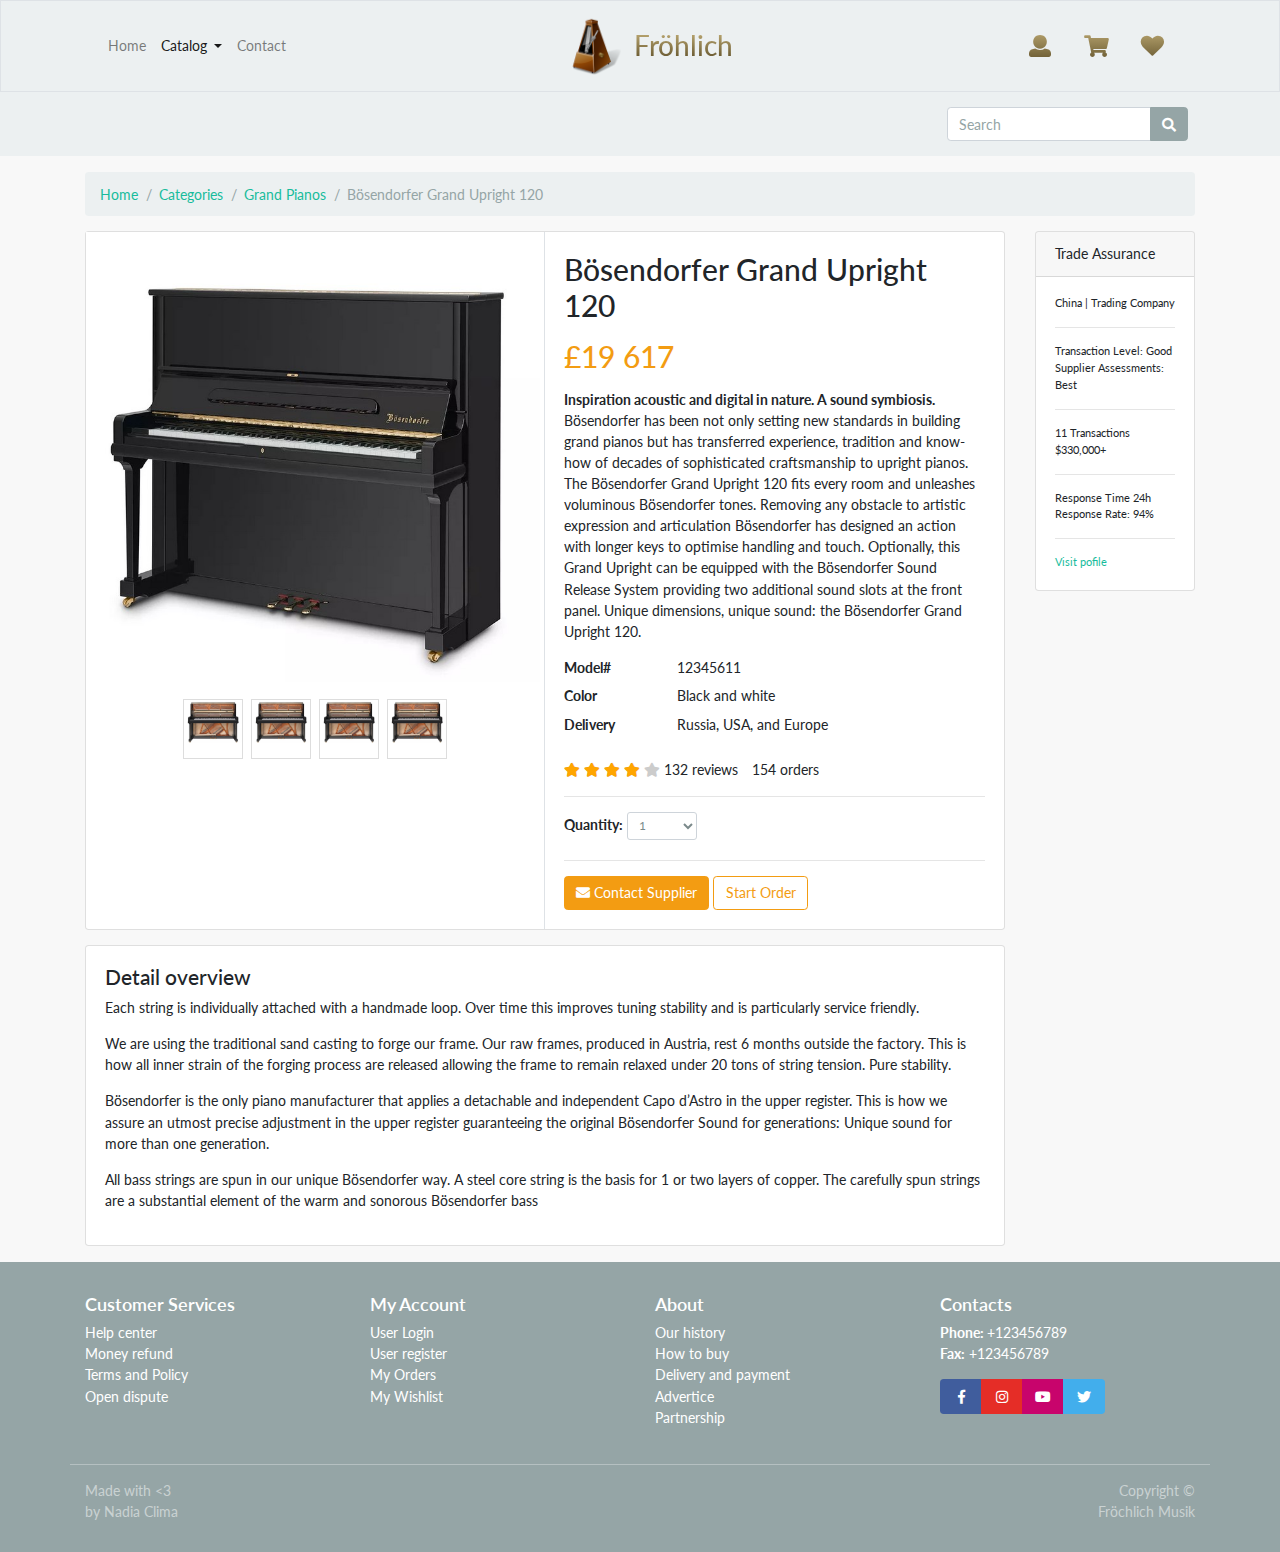
<file: products/Bosendorfer-Grand-Upright-120.html>
<!DOCTYPE HTML>
<html lang="en">
<head>
<meta charset="utf-8">
<meta name="viewport" content="width=device-width, initial-scale=1, shrink-to-fit=no">
<meta name="author" content="Bootstrap-ecommerce by Vosidiy">

<title>Fröhlich</title>

<link rel="shortcut icon" type="image/x-icon" href="../images/favicon.ico">

<!-- jQuery -->
<script src="../js/jquery-2.0.0.min.js" type="text/javascript"></script>

<!-- Bootstrap4 files-->
<script src="../js/bootstrap.bundle.min.js" type="text/javascript"></script>
<link href="../css/bootstrap.min.css" rel="stylesheet" type="text/css"/>

<!-- Font awesome 5 -->
<link href="../fonts/fontawesome/css/fontawesome-all.min.css" type="text/css" rel="stylesheet">

<!-- plugin: fancybox  -->
<script src="../plugins/fancybox/fancybox.min.js" type="text/javascript"></script>
<link href="../plugins/fancybox/fancybox.min.css" type="text/css" rel="stylesheet">

<!-- plugin: owl carousel  -->
<link href="../plugins/owlcarousel/assets/owl.carousel.min.css" rel="stylesheet">
<link href="../plugins/owlcarousel/assets/owl.theme.default.css" rel="stylesheet">
<script src="../plugins/owlcarousel/owl.carousel.min.js"></script>

<!-- plugin: slickslider -->
<link href="../plugins/slickslider/slick.css" rel="stylesheet" type="text/css" />
<link href="../plugins/slickslider/slick-theme.css" rel="stylesheet" type="text/css" />
<script src="../plugins/slickslider/slick.min.js"></script>

<!-- custom style -->
<link href="../css/ui.css" rel="stylesheet" type="text/css"/>
<link href="../css/responsive.css" rel="stylesheet" media="only screen and (max-width: 1200px)" />

<!--My Styles-->
<link href="../css/styles.css" rel="stylesheet" type="text/css"/>

<!-- custom javascript -->
<script src="../js/script.js" type="text/javascript"></script>

<script type="text/javascript">
/// some script

// jquery ready start
$(document).ready(function() {
	// jQuery code

}); 
// jquery end
</script>

</head>
<body>
<header class="section-header">
<nav class="border navbar navbar-expand-sm navbar-light bg-light fixed-top">
<div class="container">

		<!--MENIUL PRINCIPAL-->
	<div class="col-lg-5 col-xl-5 col-md-6 col-sm-12">
	<button class="navbar-toggler" type="button" data-toggle="collapse" data-target="#navbarNav" aria-controls="navbarNav" aria-expanded="false" aria-label="Toggle navigation">
    <span class="navbar-toggler-icon"></span>
  </button>
  <div class="collapse navbar-collapse" id="navbarNav">
    <ul class="navbar-nav py-1">
		<li class="nav-item"><a class="nav-link" href="../index.html">Home </a></li>
		<li class="nav-item dropdown active">
			<a class="nav-link dropdown-toggle" href="#" data-toggle="dropdown">  Catalog <span class="sr-only">(current) </a>
			<ul class="dropdown-menu">
			  <li><a class="dropdown-item" href="../catalog/categories.html"> Categories </span></a></li>
			  <li><a class="dropdown-item" href="../catalog/manufacturers.html"> Manufacturers </a></li>
			</ul>
		</li>
		<li class="nav-item"><a class="nav-link" href="../pages/contact.html"> Contact </a></li>
</ul>
  </div>
</div> <!--col-->
<div class="col-xl-3 col-lg-3 d-none d-lg-block">
	<div class="brand-wrap">
		<a href="../index.html">
		<img class="logo" src="../images/favicon-512x512.png">
		<h2 class="logo-text gradient">Fröhlich</h2>
	</a>
	</div> <!-- brand-wrap.// -->
	</div>
<!--ICONITELE-->
<div class="col-lg-4 col-xl-4 col-md-6 col-sm-12">
	<div class="widgets-wrap float-right row no-gutters py-1">
		<div class="col-auto">
		<div class="widget-header dropdown">
			<a href="#" data-toggle="dropdown" data-offset="20,10">
				<div class="icontext">
					<div class="icon-wrap"><i class="gradient icon-sm fa fa-user"></i></div>
				</div>
			</a>
			<div class="dropdown-menu">
				<form class="px-4 py-3">
					<div class="form-group">
					  <label>Email address</label>
					  <input type="email" class="form-control" placeholder="email@example.com">
					</div>
					<div class="form-group">
					  <label>Password</label>
					  <input type="password" class="form-control" placeholder="Password">
					</div>
					<button type="submit" class="btn btn-info">Sign in</button>
					</form>
					<hr class="dropdown-divider">
					<a class="dropdown-item" href="../pages/signup.html">Don't have an account? Sign up</a>
					<a class="dropdown-item" href="#">Forgot password?</a>
			</div> <!--  dropdown-menu .// -->
		</div>  <!-- widget-header .// -->
		</div> <!-- col.// -->
		<div class="col-auto">
			<a href="../pages/cart.html" class="widget-header">
				<div class="icontext">
					<div class="icon-wrap"><i class="gradient icon-sm fa fa-shopping-cart"></i></div>
				</div>
			</a>
		</div> <!-- col.// -->
		<div class="col-auto">
			<a href="#" class="widget-header">
				<div class="icontext">
					<div class="icon-wrap"><i class="gradient icon-sm  fa fa-heart"></i></div>
				</div>
			</a>
		</div> <!-- col.// -->
	</div><!-- widgets-wrap.// row.// -->
	</div> <!-- col.// -->

</div> <!-- container -->
</nav>

<section class="header-main bg-light">
	<div class="container">
<div class="row align-items-center">
	<div class="col-md-4"></div>
	<div class="col-md-8">
			<form action="#" class="widget-header float-right">
				<div class="input-group">
				    <input type="text" class="form-control" placeholder="Search">
				    <div class="input-group-append">
				      <button class="btn btn-secondary" type="submit">
				        <i class="fa fa-search"></i>
				      </button>
				    </div>
			    </div>
			</form> <!-- search-wrap .end// -->
	</div> <!-- col.// -->

</div> <!-- row.// -->
	</div> <!-- container.// -->
</section> <!-- header-main .// -->
</header> <!-- section-header.// -->

<!-----================== CONTENT ====================------->
<section class="section-content bg padding-y-sm">
    <div class="container">
    <nav class="mb-3">
    <ol class="breadcrumb">
        <li class="breadcrumb-item"><a href="../index.html">Home</a></li>
        <li class="breadcrumb-item"><a href="../catalog/categories.html">Categories</a></li>
        <li class="breadcrumb-item"><a href="../catalog/category/Grand-Pianos.html">Grand Pianos</a></li>
        <li class="breadcrumb-item active" aria-current="page">Bösendorfer Grand Upright 120</li>
    </ol> 
    </nav>
    
    <div class="row">
    <div class="col-xl-10 col-md-9 col-sm-12">
    
    
    <main class="card">
        <div class="row no-gutters">
            <aside class="col-sm-6 border-right">
    <article class="gallery-wrap"> 
    <div class="img-big-wrap">
      <div> <a href="../images/pianos/grand/GU-120-main.jpg" data-fancybox=""><img src="../images/pianos/grand/GU-120-main.jpg"></a></div>
    </div> <!-- slider-product.// -->
    <div class="img-small-wrap">
      <div class="item-gallery"> <a href="../images/pianos/grand/GU-120.jpg"><img src="../images/pianos/grand/GU-120.jpg"></a></div>
      <div class="item-gallery"> <a href="../images/pianos/grand/GU-120.jpg"><img src="../images/pianos/grand/GU-120.jpg"></a></div>
      <div class="item-gallery"> <a href="../images/pianos/grand/GU-120.jpg"><img src="../images/pianos/grand/GU-120.jpg"></a></div>
      <div class="item-gallery"> <a href="../images/pianos/grand/GU-120.jpg"><img src="../images/pianos/grand/GU-120.jpg"></a></div>
    </div> <!-- slider-nav.// -->
    </article> <!-- gallery-wrap .end// -->
            </aside>
            <aside class="col-sm-6">
    <article class="card-body">
    <!-- short-info-wrap -->
        <h3 class="title mb-3">Bösendorfer Grand Upright 120</h3>
    
    <div class="mb-3"> 
        <var class="price h3 text-warning"> 
            <span class="currency">£</span><span class="num">19 617</span>
        </var> 
    </div> <!-- price-detail-wrap .// -->
    <dl>
      <dt>Inspiration acoustic and digital in nature. A sound symbiosis.</dt>
      <dd><p>Bösendorfer has been not only setting new standards in building grand pianos but has transferred experience, tradition and know-how of decades of sophisticated craftsmanship to upright pianos. The Bösendorfer Grand Upright 120 fits every room and unleashes voluminous Bösendorfer tones. Removing any obstacle to artistic expression and articulation Bösendorfer has designed an action with longer keys to optimise handling and touch. Optionally, this Grand Upright can be equipped with the Bösendorfer Sound Release System providing two additional sound slots at the front panel. Unique dimensions, unique sound: the Bösendorfer Grand Upright 120.</p></dd>
    </dl>
    <dl class="row">
      <dt class="col-sm-3">Model#</dt>
      <dd class="col-sm-9">12345611</dd>
    
      <dt class="col-sm-3">Color</dt>
      <dd class="col-sm-9">Black and white </dd>
    
      <dt class="col-sm-3">Delivery</dt>
      <dd class="col-sm-9">Russia, USA, and Europe </dd>
    </dl>
    <div class="rating-wrap">
    
        <ul class="rating-stars">
            <li style="width:80%" class="stars-active"> 
                <i class="fa fa-star"></i> <i class="fa fa-star"></i> 
                <i class="fa fa-star"></i> <i class="fa fa-star"></i> 
                <i class="fa fa-star"></i> 
            </li>
            <li>
                <i class="fa fa-star"></i> <i class="fa fa-star"></i> 
                <i class="fa fa-star"></i> <i class="fa fa-star"></i> 
                <i class="fa fa-star"></i> 
            </li>
        </ul>
        <div class="label-rating">132 reviews</div>
        <div class="label-rating">154 orders </div>
    </div> <!-- rating-wrap.// -->
    <hr>
        <div class="row">
            <div class="col-sm-5">
                <dl class="dlist-inline">
                  <dt>Quantity: </dt>
                  <dd> 
                      <select class="form-control form-control-sm" style="width:70px;">
                          <option> 1 </option>
                          <option> 2 </option>
                          <option> 3 </option>
                      </select>
                  </dd>
                </dl>  <!-- item-property .// -->
            </div> <!-- col.// -->
        </div> <!-- row.// -->
        <hr>
        <a href="#" class="btn  btn-warning"> <i class="fa fa-envelope"></i> Contact Supplier </a>
        <a href="#" class="btn  btn-outline-warning"> Start Order </a>
    <!-- short-info-wrap .// -->
    </article> <!-- card-body.// -->
            </aside> <!-- col.// -->
        </div> <!-- row.// -->
    </main> <!-- card.// -->
    
    <!-- PRODUCT DETAIL -->
    <article class="card mt-3">
        <div class="card-body">
            <h4>Detail overview</h4>
        <p>	Each string is individually attached with a handmade loop. Over time this improves tuning stability and is particularly service friendly. </p>
        <p>	We are using the traditional sand casting to forge our frame. Our raw frames, produced in Austria, rest 6 months outside the factory. This is how all inner strain of the forging process are released allowing the frame to remain relaxed under 20 tons of string tension. Pure stability. </p>
        <p>	Bösendorfer is the only piano manufacturer that applies a detachable and independent Capo d’Astro in the upper register. This is how we assure an utmost precise adjustment in the upper register guaranteeing the original Bösendorfer Sound for generations: Unique sound for more than one generation. </p>
        <p>	All bass strings are spun in our unique Bösendorfer way. A steel core string is the basis for 1 or two layers of copper. The carefully spun strings are a substantial element of the warm and sonorous Bösendorfer bass </p>
        </div> <!-- card-body.// -->
    </article> <!-- card.// -->
    
    <!-- PRODUCT DETAIL .// -->
    
    </div> <!-- col // -->
    <aside class="col-xl-2 col-md-3 col-sm-12">
    <div class="card">
        <div class="card-header">
            Trade Assurance
        </div>
        <div class="card-body small">
             <span>China | Trading Company</span> 
             <hr>
             Transaction Level: Good <br> 
             Supplier Assessments: Best 
             <hr>
             11 Transactions $330,000+
             <hr>
             Response Time 24h <br>
             Response Rate: 94%  <br> 
             <hr>
             <a href="">Visit pofile</a>
             
        </div> <!-- card-body.// -->
    </div> <!-- card.// -->
    </aside> <!-- col // -->
    </div> <!-- row.// -->
    
    
    
    </div><!-- container // -->
    </section>
<!-----================ CONTENT END ===================------->

<!-- ========================= FOOTER ========================= -->
<footer class="section-footer bg-secondary">
	<div class="container">
		<section class="footer-top padding-top">
			<div class="row">
				<aside class="col-sm-12 col-md-6 col-lg-3 col-xl-3 white">
					<h5 class="title">Customer Services</h5>
					<ul class="list-unstyled">
						<li> <a href="#">Help center</a></li>
						<li> <a href="#">Money refund</a></li>
						<li> <a href="#">Terms and Policy</a></li>
						<li> <a href="#">Open dispute</a></li>
					</ul>
				</aside>
				<aside class="col-sm-3  col-md-3 white">
					<h5 class="title">My Account</h5>
					<ul class="list-unstyled">
						<li> <a href="#"> User Login </a></li>
						<li> <a href="#"> User register </a></li>
						<li> <a href="#"> My Orders </a></li>
						<li> <a href="#"> My Wishlist </a></li>
					</ul>
				</aside>
				<aside class="col-sm-12 col-md-6 col-lg-3 col-xl-3 white">
					<h5 class="title">About</h5>
					<ul class="list-unstyled">
						<li> <a href="#"> Our history </a></li>
						<li> <a href="#"> How to buy </a></li>
						<li> <a href="#"> Delivery and payment </a></li>
						<li> <a href="#"> Advertice </a></li>
						<li> <a href="#"> Partnership </a></li>
					</ul>
				</aside>
				<aside class="col-sm-12 col-md-6 col-lg-3 col-xl-3 white">
					<article class="white">
						<h5 class="title">Contacts</h5>
						<p>
							<strong>Phone: </strong> +123456789 <br> 
						    <strong>Fax:</strong> +123456789
						</p>

						 <div class="btn-group white">
						    <a class="btn btn-facebook" title="Facebook" target="_blank" href="#"><i class="fab fa-facebook-f  fa-fw"></i></a>
						    <a class="btn btn-instagram" title="Instagram" target="_blank" href="#"><i class="fab fa-instagram  fa-fw"></i></a>
						    <a class="btn btn-youtube" title="Youtube" target="_blank" href="#"><i class="fab fa-youtube  fa-fw"></i></a>
						    <a class="btn btn-twitter" title="Twitter" target="_blank" href="#"><i class="fab fa-twitter  fa-fw"></i></a>
						</div>
					</article>
				</aside>
			</div> <!-- row.// -->
			<br> 
		</section>
		<section class="footer-bottom row border-top-white">
			<div class="col-sm-6"> 
				<p class="text-white-50"> Made with <3 <br> by Nadia Clima</p>
			</div>
			<div class="col-sm-6">
				<p class="text-md-right text-white-50">
	Copyright &copy  <br>
<a href="../index.html" class="text-white-50">Fröchlich Musik</a>
				</p>
			</div>
		</section> <!-- //footer-top -->
	</div><!-- //container -->
</footer>
<!-- ========================= FOOTER END // ========================= -->


</body>
</html>
</file>
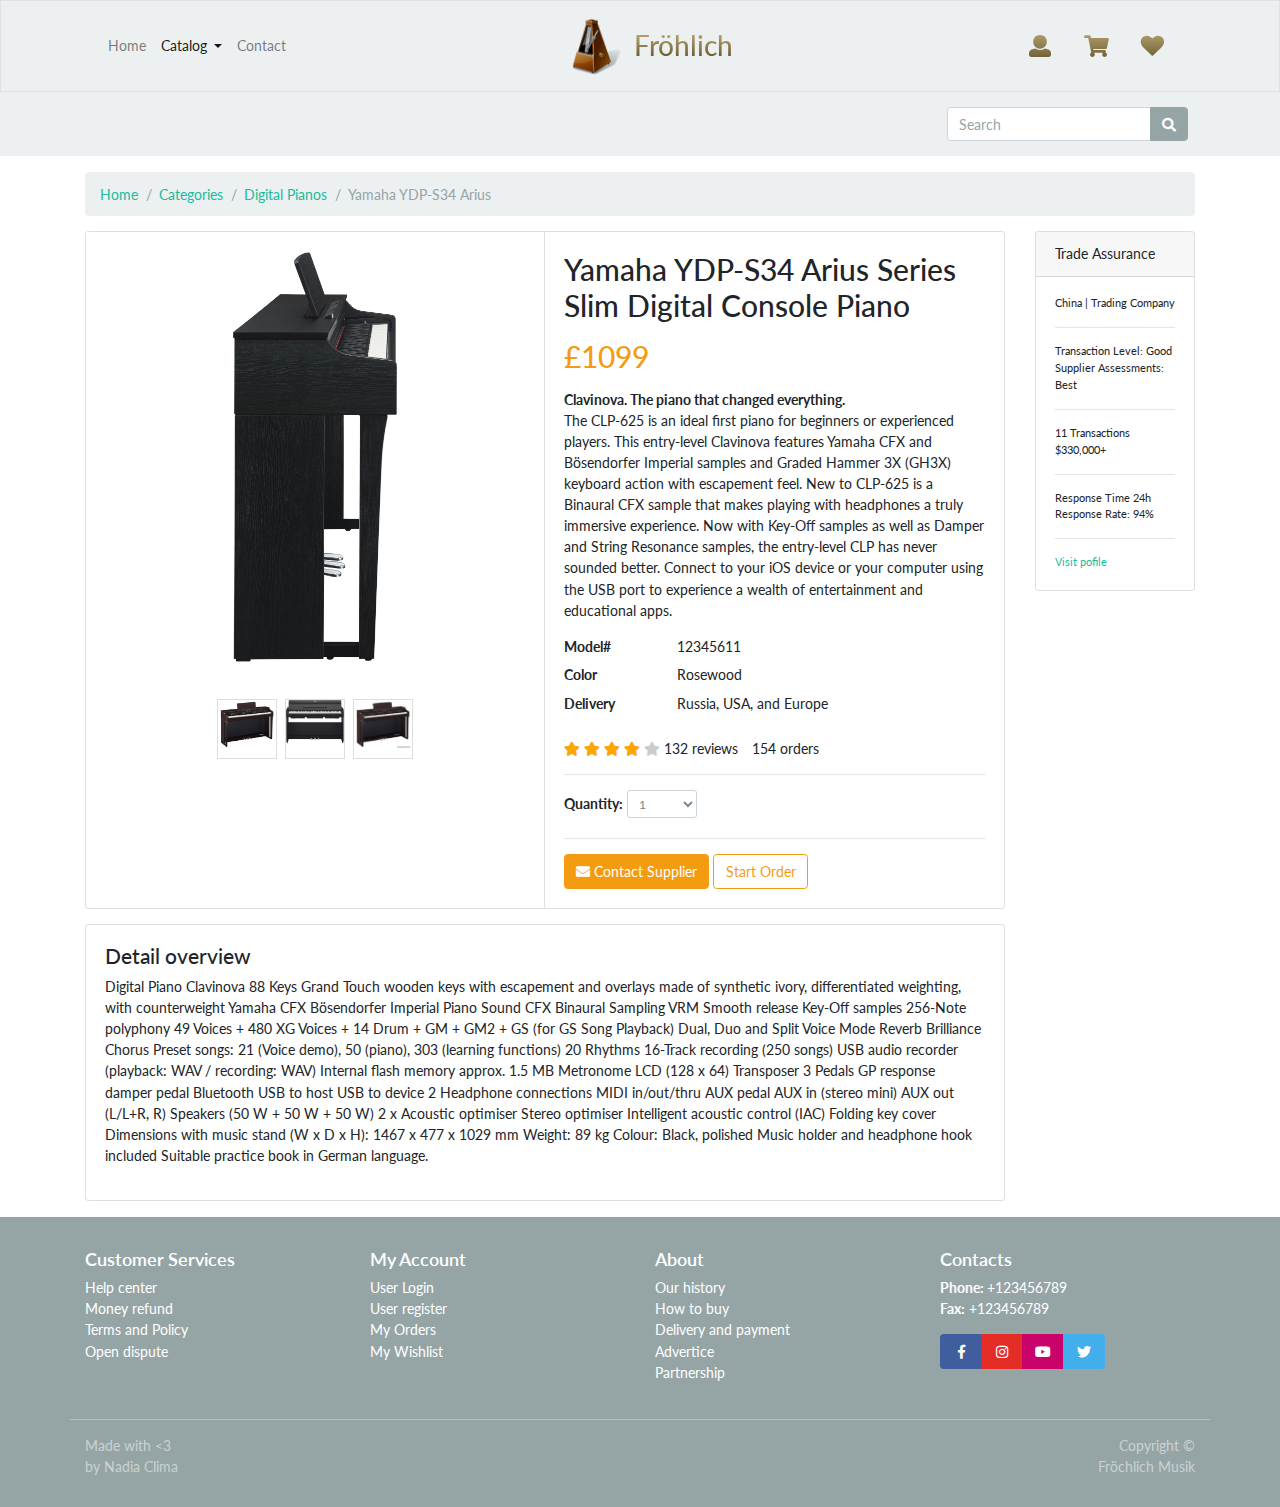
<file: products/Yamaha-CLP-625-Clavinova.html>
<!DOCTYPE HTML>
<html lang="en">
<head>
<meta charset="utf-8">
<meta name="viewport" content="width=device-width, initial-scale=1, shrink-to-fit=no">
<meta name="author" content="Bootstrap-ecommerce by Vosidiy">

<title>Fröhlich</title>

<link rel="shortcut icon" type="image/x-icon" href="../images/favicon.ico">

<!-- jQuery -->
<script src="../js/jquery-2.0.0.min.js" type="text/javascript"></script>

<!-- Bootstrap4 files-->
<script src="../js/bootstrap.bundle.min.js" type="text/javascript"></script>
<link href="../css/bootstrap.min.css" rel="stylesheet" type="text/css"/>

<!-- Font awesome 5 -->
<link href="../fonts/fontawesome/css/fontawesome-all.min.css" type="text/css" rel="stylesheet">

<!-- plugin: fancybox  -->
<script src="../plugins/fancybox/fancybox.min.js" type="text/javascript"></script>
<link href="../plugins/fancybox/fancybox.min.css" type="text/css" rel="stylesheet">

<!-- plugin: owl carousel  -->
<link href="../plugins/owlcarousel/assets/owl.carousel.min.css" rel="stylesheet">
<link href="../plugins/owlcarousel/assets/owl.theme.default.css" rel="stylesheet">
<script src="../plugins/owlcarousel/owl.carousel.min.js"></script>

<!-- plugin: slickslider -->
<link href="../plugins/slickslider/slick.css" rel="stylesheet" type="text/css" />
<link href="../plugins/slickslider/slick-theme.css" rel="stylesheet" type="text/css" />
<script src="../plugins/slickslider/slick.min.js"></script>

<!-- custom style -->
<link href="../css/ui.css" rel="stylesheet" type="text/css"/>
<link href="../css/responsive.css" rel="stylesheet" media="only screen and (max-width: 1200px)" />

<!--My Styles-->
<link href="../css/styles.css" rel="stylesheet" type="text/css"/>

<!-- custom javascript -->
<script src="../js/script.js" type="text/javascript"></script>

<script type="text/javascript">
/// some script

// jquery ready start
$(document).ready(function() {
	// jQuery code

}); 
// jquery end
</script>

</head>
<body>
<header class="section-header">
<nav class="border navbar navbar-expand-sm navbar-light bg-light fixed-top">
<div class="container">

		<!--MENIUL PRINCIPAL-->
	<div class="col-lg-5 col-xl-5 col-md-6 col-sm-12">
	<button class="navbar-toggler" type="button" data-toggle="collapse" data-target="#navbarNav" aria-controls="navbarNav" aria-expanded="false" aria-label="Toggle navigation">
    <span class="navbar-toggler-icon"></span>
  </button>
  <div class="collapse navbar-collapse" id="navbarNav">
    <ul class="navbar-nav py-1">
		<li class="nav-item"><a class="nav-link" href="../index.html">Home </a></li>
		<li class="nav-item dropdown active">
			<a class="nav-link dropdown-toggle" href="#" data-toggle="dropdown">  Catalog <span class="sr-only">(current) </a>
			<ul class="dropdown-menu">
			  <li><a class="dropdown-item" href="../catalog/categories.html"> Categories </span></a></li>
			  <li><a class="dropdown-item" href="../catalog/manufacturers.html"> Manufacturers </a></li>
			</ul>
		</li>
		<li class="nav-item"><a class="nav-link" href="../pages/contact.html"> Contact </a></li>
</ul>
  </div>
</div> <!--col-->
<div class="col-xl-3 col-lg-3 d-none d-lg-block">
	<div class="brand-wrap">
		<a href="../index.html">
		<img class="logo" src="../images/favicon-512x512.png">
		<h2 class="logo-text gradient">Fröhlich</h2>
	</a>
	</div> <!-- brand-wrap.// -->
	</div>
<!--ICONITELE-->
<div class="col-lg-4 col-xl-4 col-md-6 col-sm-12">
	<div class="widgets-wrap float-right row no-gutters py-1">
		<div class="col-auto">
		<div class="widget-header dropdown">
			<a href="#" data-toggle="dropdown" data-offset="20,10">
				<div class="icontext">
					<div class="icon-wrap"><i class="gradient icon-sm fa fa-user"></i></div>
				</div>
			</a>
			<div class="dropdown-menu">
				<form class="px-4 py-3">
					<div class="form-group">
					  <label>Email address</label>
					  <input type="email" class="form-control" placeholder="email@example.com">
					</div>
					<div class="form-group">
					  <label>Password</label>
					  <input type="password" class="form-control" placeholder="Password">
					</div>
					<button type="submit" class="btn btn-info">Sign in</button>
					</form>
					<hr class="dropdown-divider">
					<a class="dropdown-item" href="../pages/signup.html">Don't have an account? Sign up</a>
					<a class="dropdown-item" href="#">Forgot password?</a>
			</div> <!--  dropdown-menu .// -->
		</div>  <!-- widget-header .// -->
		</div> <!-- col.// -->
		<div class="col-auto">
			<a href="../pages/cart.html" class="widget-header">
				<div class="icontext">
					<div class="icon-wrap"><i class="gradient icon-sm fa fa-shopping-cart"></i></div>
				</div>
			</a>
		</div> <!-- col.// -->
		<div class="col-auto">
			<a href="#" class="widget-header">
				<div class="icontext">
					<div class="icon-wrap"><i class="gradient icon-sm  fa fa-heart"></i></div>
				</div>
			</a>
		</div> <!-- col.// -->
	</div><!-- widgets-wrap.// row.// -->
	</div> <!-- col.// -->

</div> <!-- container -->
</nav>

<section class="header-main bg-light">
	<div class="container">
<div class="row align-items-center">
	<div class="col-md-4"></div>
	<div class="col-md-8">
			<form action="#" class="widget-header float-right">
				<div class="input-group">
				    <input type="text" class="form-control" placeholder="Search">
				    <div class="input-group-append">
				      <button class="btn btn-secondary" type="submit">
				        <i class="fa fa-search"></i>
				      </button>
				    </div>
			    </div>
			</form> <!-- search-wrap .end// -->
	</div> <!-- col.// -->

</div> <!-- row.// -->
	</div> <!-- container.// -->
</section> <!-- header-main .// -->
</header> <!-- section-header.// -->

<!-----================== CONTENT ====================------->
<section class="section-content padding-y-sm">
    <div class="container bg-none">
    <nav class="mb-3">
    <ol class="breadcrumb">
        <li class="breadcrumb-item"><a href="../index.html">Home</a></li>
        <li class="breadcrumb-item"><a href="../catalog/categories.html">Categories</a></li>
        <li class="breadcrumb-item"><a href="../catalog/category/Digital-Pianos.html">Digital Pianos</a></li>
        <li class="breadcrumb-item active" aria-current="page">Yamaha YDP-S34 Arius</li>
    </ol> 
    </nav>
    
    <div class="row">
    <div class="col-xl-10 col-md-9 col-sm-12">
    
    
    <main class="card">
        <div class="row no-gutters">
            <aside class="col-sm-6 border-right">
    <article class="gallery-wrap"> 
    <div class="img-big-wrap">
      <div> <a href="../images/pianos/digital/CLP-625-3.jpg" data-fancybox=""><img src="../images/pianos/digital/CLP-625-3.jpg"></a></div>
    </div> <!-- slider-product.// -->
    <div class="img-small-wrap">
      <div class="item-gallery"> <a href="../images/pianos/digital/CLP-625-1.jpg" data-fancybox=""><img src="../images/pianos/digital/CLP-625-1.jpg"></a></div>
      <div class="item-gallery"> <a href="../images/pianos/digital/CLP-625-2.jpg" data-fancybox=""><img src="../images/pianos/digital/ydp-s34-2.png"></a></div>
      <div class="item-gallery"> <a href="../images/pianos/digital/CLP-625.jpg" data-fancybox=""><img src="../images/pianos/digital/CLP-625.jpg"></a></div>
    </div> <!-- slider-nav.// -->
    </article> <!-- gallery-wrap .end// -->
            </aside>
            <aside class="col-sm-6">
    <article class="card-body">
    <!-- short-info-wrap -->
        <h3 class="title mb-3">Yamaha YDP-S34 Arius Series Slim Digital Console Piano</h3>
    
    <div class="mb-3"> 
        <var class="price h3 text-warning"> 
            <span class="currency">£</span><span class="num">1099</span>
        </var>
    </div> <!-- price-detail-wrap .// -->
    <dl>
      <dt>Clavinova. The piano that changed everything. </dt>
      <dd><p>The CLP-625 is an ideal first piano for beginners or experienced players. This entry-level Clavinova features Yamaha CFX and Bösendorfer Imperial samples and Graded Hammer 3X (GH3X) keyboard action with escapement feel. New to CLP-625 is a Binaural CFX sample that makes playing with headphones a truly immersive experience. Now with Key-Off samples as well as Damper and String Resonance samples, the entry-level CLP has never sounded better. Connect to your iOS device or your computer using the USB port to experience a wealth of entertainment and educational apps.</p></dd>
    </dl>
    <dl class="row">
      <dt class="col-sm-3">Model#</dt>
      <dd class="col-sm-9">12345611</dd>
    
      <dt class="col-sm-3">Color</dt>
      <dd class="col-sm-9">Rosewood </dd>
    
      <dt class="col-sm-3">Delivery</dt>
      <dd class="col-sm-9">Russia, USA, and Europe </dd>
    </dl>
    <div class="rating-wrap">
    
        <ul class="rating-stars">
            <li style="width:80%" class="stars-active"> 
                <i class="fa fa-star"></i> <i class="fa fa-star"></i> 
                <i class="fa fa-star"></i> <i class="fa fa-star"></i> 
                <i class="fa fa-star"></i> 
            </li>
            <li>
                <i class="fa fa-star"></i> <i class="fa fa-star"></i> 
                <i class="fa fa-star"></i> <i class="fa fa-star"></i> 
                <i class="fa fa-star"></i> 
            </li>
        </ul>
        <div class="label-rating">132 reviews</div>
        <div class="label-rating">154 orders </div>
    </div> <!-- rating-wrap.// -->
    <hr>
        <div class="row">
            <div class="col-sm-5">
                <dl class="dlist-inline">
                  <dt>Quantity: </dt>
                  <dd> 
                      <select class="form-control form-control-sm" style="width:70px;">
                          <option> 1 </option>
                          <option> 2 </option>
                          <option> 3 </option>
                      </select>
                  </dd>
                </dl>  <!-- item-property .// -->
            </div> <!-- col.// -->
        </div> <!-- row.// -->
        <hr>
        <a href="#" class="btn  btn-warning"> <i class="fa fa-envelope"></i> Contact Supplier </a>
        <a href="#" class="btn  btn-outline-warning"> Start Order </a>
    <!-- short-info-wrap .// -->
    </article> <!-- card-body.// -->
            </aside> <!-- col.// -->
        </div> <!-- row.// -->
    </main> <!-- card.// -->
    
    <!-- PRODUCT DETAIL -->
    <article class="card mt-3">
        <div class="card-body">
            <h4>Detail overview</h4>
        <p>Digital Piano Clavinova 88 Keys Grand Touch wooden keys with escapement and overlays made of synthetic ivory, differentiated weighting, with counterweight Yamaha CFX Bösendorfer Imperial Piano Sound CFX Binaural Sampling VRM Smooth release Key-Off samples 256-Note polyphony 49 Voices + 480 XG Voices + 14 Drum + GM + GM2 + GS (for GS Song Playback) Dual, Duo and Split Voice Mode Reverb Brilliance Chorus Preset songs: 21 (Voice demo), 50 (piano), 303 (learning functions) 20 Rhythms 16-Track recording (250 songs) USB audio recorder (playback: WAV / recording: WAV) Internal flash memory approx. 1.5 MB Metronome LCD (128 x 64) Transposer 3 Pedals GP response damper pedal Bluetooth USB to host USB to device 2 Headphone connections MIDI in/out/thru AUX pedal AUX in (stereo mini) AUX out (L/L+R, R) Speakers (50 W + 50 W + 50 W) 2 x Acoustic optimiser Stereo optimiser Intelligent acoustic control (IAC) Folding key cover Dimensions with music stand (W x D x H): 1467 x 477 x 1029 mm Weight: 89 kg Colour: Black, polished Music holder and headphone hook included Suitable practice book in German language. </p>
        </div> <!-- card-body.// -->
    </article> <!-- card.// -->
    
    <!-- PRODUCT DETAIL .// -->
    
    </div> <!-- col // -->
    <aside class="col-xl-2 col-md-3 col-sm-12">
    <div class="card">
        <div class="card-header">
            Trade Assurance
        </div>
        <div class="card-body small">
             <span>China | Trading Company</span> 
             <hr>
             Transaction Level: Good <br> 
             Supplier Assessments: Best 
             <hr>
             11 Transactions $330,000+
             <hr>
             Response Time 24h <br>
             Response Rate: 94%  <br> 
             <hr>
             <a href="">Visit pofile</a>
             
        </div> <!-- card-body.// -->
    </div>
    </aside> <!-- col // -->
    </div> <!-- row.// -->
     </div><!-- container // -->
    </section>
<!-----================ CONTENT END ===================------->

<!-- ========================= FOOTER ========================= -->
<footer class="section-footer bg-secondary">
	<div class="container">
		<section class="footer-top padding-top">
			<div class="row">
				<aside class="col-sm-12 col-md-6 col-lg-3 col-xl-3 white">
					<h5 class="title">Customer Services</h5>
					<ul class="list-unstyled">
						<li> <a href="#">Help center</a></li>
						<li> <a href="#">Money refund</a></li>
						<li> <a href="#">Terms and Policy</a></li>
						<li> <a href="#">Open dispute</a></li>
					</ul>
				</aside>
				<aside class="col-sm-3  col-md-3 white">
					<h5 class="title">My Account</h5>
					<ul class="list-unstyled">
						<li> <a href="#"> User Login </a></li>
						<li> <a href="#"> User register </a></li>
						<li> <a href="#"> My Orders </a></li>
						<li> <a href="#"> My Wishlist </a></li>
					</ul>
				</aside>
				<aside class="col-sm-12 col-md-6 col-lg-3 col-xl-3 white">
					<h5 class="title">About</h5>
					<ul class="list-unstyled">
						<li> <a href="#"> Our history </a></li>
						<li> <a href="#"> How to buy </a></li>
						<li> <a href="#"> Delivery and payment </a></li>
						<li> <a href="#"> Advertice </a></li>
						<li> <a href="#"> Partnership </a></li>
					</ul>
				</aside>
				<aside class="col-sm-12 col-md-6 col-lg-3 col-xl-3 white">
					<article class="white">
						<h5 class="title">Contacts</h5>
						<p>
							<strong>Phone: </strong> +123456789 <br> 
						    <strong>Fax:</strong> +123456789
						</p>

						 <div class="btn-group white">
						    <a class="btn btn-facebook" title="Facebook" target="_blank" href="#"><i class="fab fa-facebook-f  fa-fw"></i></a>
						    <a class="btn btn-instagram" title="Instagram" target="_blank" href="#"><i class="fab fa-instagram  fa-fw"></i></a>
						    <a class="btn btn-youtube" title="Youtube" target="_blank" href="#"><i class="fab fa-youtube  fa-fw"></i></a>
						    <a class="btn btn-twitter" title="Twitter" target="_blank" href="#"><i class="fab fa-twitter  fa-fw"></i></a>
						</div>
					</article>
				</aside>
			</div> <!-- row.// -->
			<br> 
		</section>
		<section class="footer-bottom row border-top-white">
			<div class="col-sm-6"> 
				<p class="text-white-50"> Made with <3 <br> by Nadia Clima</p>
			</div>
			<div class="col-sm-6">
				<p class="text-md-right text-white-50">
	Copyright &copy  <br>
<a href="../index.html" class="text-white-50">Fröchlich Musik</a>
				</p>
			</div>
		</section> <!-- //footer-top -->
	</div><!-- //container -->
</footer>
<!-- ========================= FOOTER END // ========================= -->


</body>
</html>
</file>
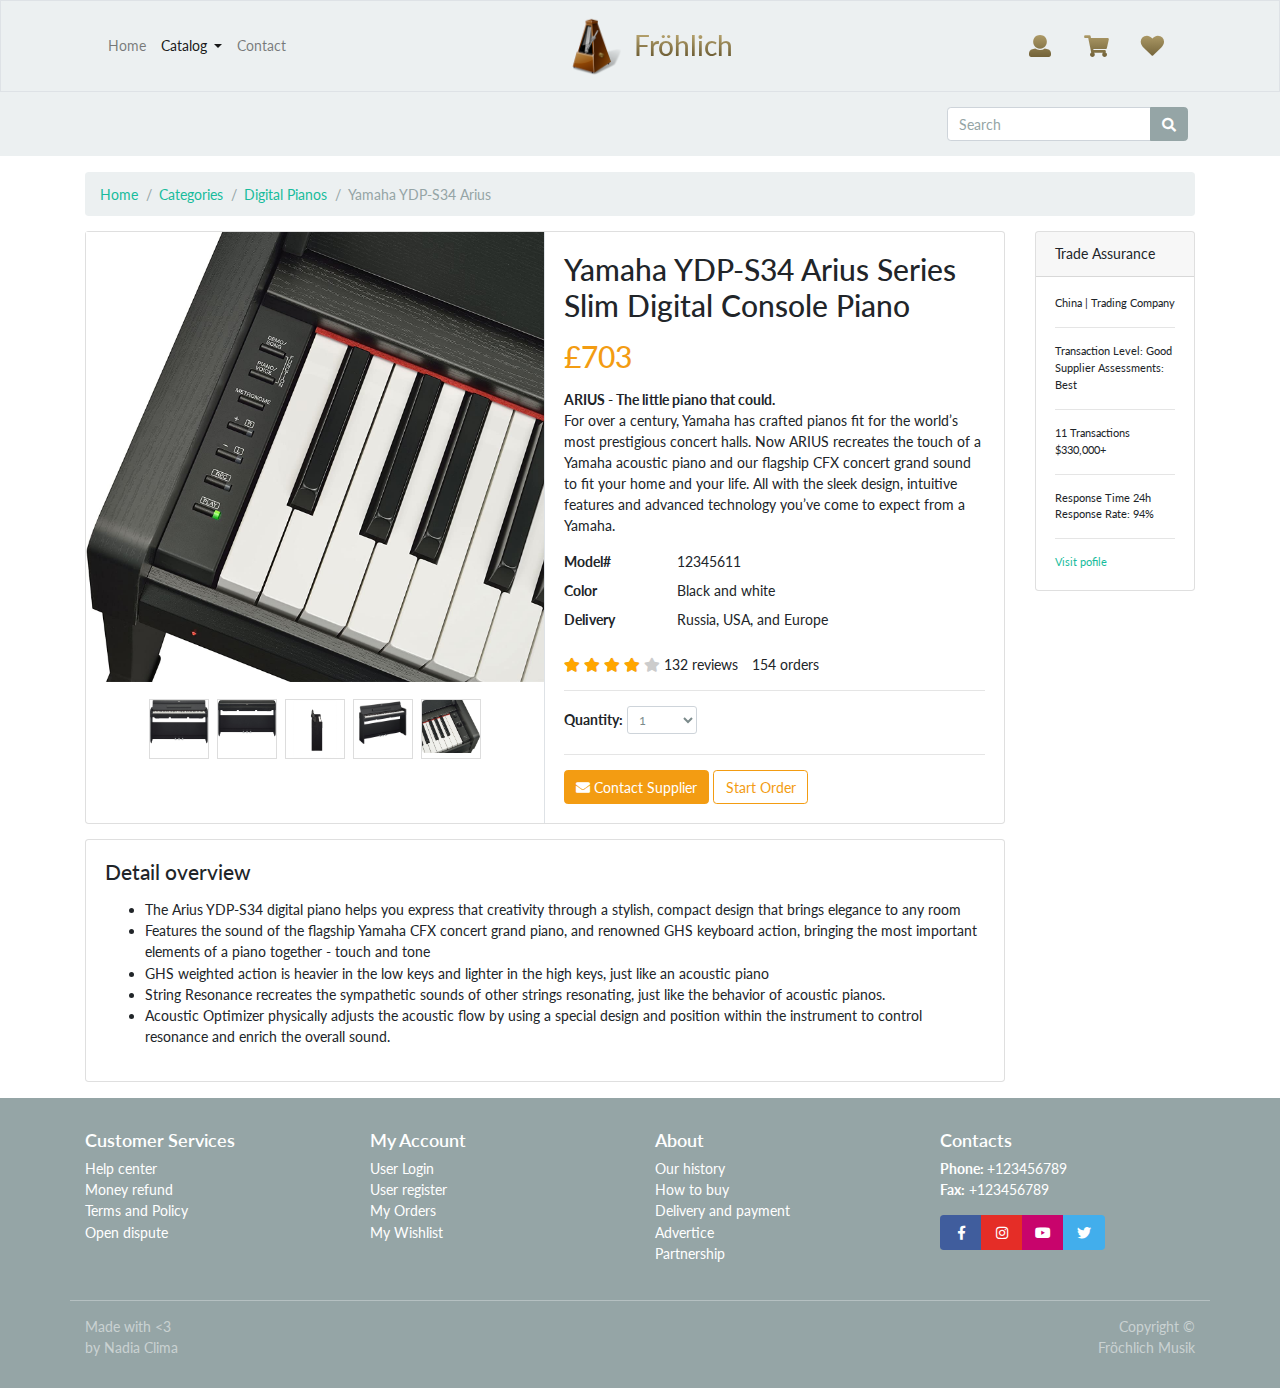
<file: products/Yamaha-YDPS34-Arius.html>
<!DOCTYPE HTML>
<html lang="en">
<head>
<meta charset="utf-8">
<meta name="viewport" content="width=device-width, initial-scale=1, shrink-to-fit=no">
<meta name="author" content="Bootstrap-ecommerce by Vosidiy">

<title>Fröhlich</title>

<link rel="shortcut icon" type="image/x-icon" href="../images/favicon.ico">

<!-- jQuery -->
<script src="../js/jquery-2.0.0.min.js" type="text/javascript"></script>

<!-- Bootstrap4 files-->
<script src="../js/bootstrap.bundle.min.js" type="text/javascript"></script>
<link href="../css/bootstrap.min.css" rel="stylesheet" type="text/css"/>

<!-- Font awesome 5 -->
<link href="../fonts/fontawesome/css/fontawesome-all.min.css" type="text/css" rel="stylesheet">

<!-- plugin: fancybox  -->
<script src="../plugins/fancybox/fancybox.min.js" type="text/javascript"></script>
<link href="../plugins/fancybox/fancybox.min.css" type="text/css" rel="stylesheet">

<!-- plugin: owl carousel  -->
<link href="../plugins/owlcarousel/assets/owl.carousel.min.css" rel="stylesheet">
<link href="../plugins/owlcarousel/assets/owl.theme.default.css" rel="stylesheet">
<script src="../plugins/owlcarousel/owl.carousel.min.js"></script>

<!-- plugin: slickslider -->
<link href="../plugins/slickslider/slick.css" rel="stylesheet" type="text/css" />
<link href="../plugins/slickslider/slick-theme.css" rel="stylesheet" type="text/css" />
<script src="../plugins/slickslider/slick.min.js"></script>

<!-- custom style -->
<link href="../css/ui.css" rel="stylesheet" type="text/css"/>
<link href="../css/responsive.css" rel="stylesheet" media="only screen and (max-width: 1200px)" />

<!--My Styles-->
<link href="../css/styles.css" rel="stylesheet" type="text/css"/>

<!-- custom javascript -->
<script src="../js/script.js" type="text/javascript"></script>

<script type="text/javascript">
/// some script

// jquery ready start
$(document).ready(function() {
	// jQuery code

}); 
// jquery end
</script>

</head>
<body>
<header class="section-header">
<nav class="border navbar navbar-expand-sm navbar-light bg-light fixed-top">
<div class="container">

		<!--MENIUL PRINCIPAL-->
	<div class="col-lg-5 col-xl-5 col-md-6 col-sm-12">
	<button class="navbar-toggler" type="button" data-toggle="collapse" data-target="#navbarNav" aria-controls="navbarNav" aria-expanded="false" aria-label="Toggle navigation">
    <span class="navbar-toggler-icon"></span>
  </button>
  <div class="collapse navbar-collapse" id="navbarNav">
    <ul class="navbar-nav py-1">
		<li class="nav-item"><a class="nav-link" href="../index.html">Home </a></li>
		<li class="nav-item dropdown active">
			<a class="nav-link dropdown-toggle" href="#" data-toggle="dropdown">  Catalog <span class="sr-only">(current) </a>
			<ul class="dropdown-menu">
			  <li><a class="dropdown-item" href="../catalog/categories.html"> Categories </span></a></li>
			  <li><a class="dropdown-item" href="../catalog/manufacturers.html"> Manufacturers </a></li>
			</ul>
		</li>
		<li class="nav-item"><a class="nav-link" href="../pages/contact.html"> Contact </a></li>
</ul>
  </div>
</div> <!--col-->
<div class="col-xl-3 col-lg-3 d-none d-lg-block">
	<div class="brand-wrap">
		<a href="../index.html">
		<img class="logo" src="../images/favicon-512x512.png">
		<h2 class="logo-text gradient">Fröhlich</h2>
	</a>
	</div> <!-- brand-wrap.// -->
	</div>
<!--ICONITELE-->
<div class="col-lg-4 col-xl-4 col-md-6 col-sm-12">
	<div class="widgets-wrap float-right row no-gutters py-1">
		<div class="col-auto">
		<div class="widget-header dropdown">
			<a href="#" data-toggle="dropdown" data-offset="20,10">
				<div class="icontext">
					<div class="icon-wrap"><i class="gradient icon-sm fa fa-user"></i></div>
				</div>
			</a>
			<div class="dropdown-menu">
				<form class="px-4 py-3">
					<div class="form-group">
					  <label>Email address</label>
					  <input type="email" class="form-control" placeholder="email@example.com">
					</div>
					<div class="form-group">
					  <label>Password</label>
					  <input type="password" class="form-control" placeholder="Password">
					</div>
					<button type="submit" class="btn btn-info">Sign in</button>
					</form>
					<hr class="dropdown-divider">
					<a class="dropdown-item" href="../pages/signup.html">Don't have an account? Sign up</a>
					<a class="dropdown-item" href="#">Forgot password?</a>
			</div> <!--  dropdown-menu .// -->
		</div>  <!-- widget-header .// -->
		</div> <!-- col.// -->
		<div class="col-auto">
			<a href="../pages/cart.html" class="widget-header">
				<div class="icontext">
					<div class="icon-wrap"><i class="gradient icon-sm fa fa-shopping-cart"></i></div>
				</div>
			</a>
		</div> <!-- col.// -->
		<div class="col-auto">
			<a href="#" class="widget-header">
				<div class="icontext">
					<div class="icon-wrap"><i class="gradient icon-sm  fa fa-heart"></i></div>
				</div>
			</a>
		</div> <!-- col.// -->
	</div><!-- widgets-wrap.// row.// -->
	</div> <!-- col.// -->

</div> <!-- container -->
</nav>

<section class="header-main bg-light">
	<div class="container">
<div class="row align-items-center">
	<div class="col-md-4"></div>
	<div class="col-md-8">
			<form action="#" class="widget-header float-right">
				<div class="input-group">
				    <input type="text" class="form-control" placeholder="Search">
				    <div class="input-group-append">
				      <button class="btn btn-secondary" type="submit">
				        <i class="fa fa-search"></i>
				      </button>
				    </div>
			    </div>
			</form> <!-- search-wrap .end// -->
	</div> <!-- col.// -->

</div> <!-- row.// -->
	</div> <!-- container.// -->
</section> <!-- header-main .// -->
</header> <!-- section-header.// -->

<!-----================== CONTENT ====================------->
<section class="section-content padding-y-sm">
    <div class="container bg-none">
    <nav class="mb-3">
    <ol class="breadcrumb">
        <li class="breadcrumb-item"><a href="../index.html">Home</a></li>
        <li class="breadcrumb-item"><a href="../catalog/categories.html">Categories</a></li>
        <li class="breadcrumb-item"><a href="../catalog/category/Digital-Pianos.html">Digital Pianos</a></li>
        <li class="breadcrumb-item active" aria-current="page">Yamaha YDP-S34 Arius</li>
    </ol> 
    </nav>
    
    <div class="row">
    <div class="col-xl-10 col-md-9 col-sm-12">
    
    
    <main class="card">
        <div class="row no-gutters">
            <aside class="col-sm-6 border-right">
    <article class="gallery-wrap"> 
    <div class="img-big-wrap">
      <div> <a href="../images/pianos/digital/ydp-s34-5.png" data-fancybox=""><img src="../images/pianos/digital/ydp-s34-5.png"></a></div>
    </div> <!-- slider-product.// -->
    <div class="img-small-wrap">
      <div class="item-gallery"> <a href="../images/pianos/digital/ydp-s34-2.png" data-fancybox=""><img src="../images/pianos/digital/ydp-s34-2.png"></a></div>
      <div class="item-gallery"> <a href="../images/pianos/digital/ydp-s34-3.png" data-fancybox=""><img src="../images/pianos/digital/ydp-s34-3.png"></a></div>
      <div class="item-gallery"> <a href="../images/pianos/digital/ydp-s34-4.png" data-fancybox=""><img src="../images/pianos/digital/ydp-s34-4.png"></a></div>
      <div class="item-gallery"> <a href="../images/pianos/digital/ydp-s34-1.png" data-fancybox=""><img src="../images/pianos/digital/ydp-s34-1.png"></a></div>
      <div class="item-gallery"> <a href="../images/pianos/digital/ydp-s34-6.png" data-fancybox=""><img src="../images/pianos/digital/ydp-s34-6.png"></a></div>
    </div> <!-- slider-nav.// -->
    </article> <!-- gallery-wrap .end// -->
            </aside>
            <aside class="col-sm-6">
    <article class="card-body">
    <!-- short-info-wrap -->
        <h3 class="title mb-3">Yamaha YDP-S34 Arius Series Slim Digital Console Piano</h3>
    
    <div class="mb-3"> 
        <var class="price h3 text-warning"> 
            <span class="currency">£</span><span class="num">703</span>
        </var> 
    </div> <!-- price-detail-wrap .// -->
    <dl>
      <dt>ARIUS - The little piano that could. </dt>
      <dd><p>For over a century, Yamaha has crafted pianos fit for the world’s most prestigious concert halls. Now ARIUS recreates the touch of a Yamaha acoustic piano and our flagship CFX concert grand sound to fit your home and your life. All with the sleek design, intuitive features and advanced technology you’ve come to expect from a Yamaha.  </p></dd>
    </dl>
    <dl class="row">
      <dt class="col-sm-3">Model#</dt>
      <dd class="col-sm-9">12345611</dd>
    
      <dt class="col-sm-3">Color</dt>
      <dd class="col-sm-9">Black and white </dd>
    
      <dt class="col-sm-3">Delivery</dt>
      <dd class="col-sm-9">Russia, USA, and Europe </dd>
    </dl>
    <div class="rating-wrap">
    
        <ul class="rating-stars">
            <li style="width:80%" class="stars-active"> 
                <i class="fa fa-star"></i> <i class="fa fa-star"></i> 
                <i class="fa fa-star"></i> <i class="fa fa-star"></i> 
                <i class="fa fa-star"></i> 
            </li>
            <li>
                <i class="fa fa-star"></i> <i class="fa fa-star"></i> 
                <i class="fa fa-star"></i> <i class="fa fa-star"></i> 
                <i class="fa fa-star"></i> 
            </li>
        </ul>
        <div class="label-rating">132 reviews</div>
        <div class="label-rating">154 orders </div>
    </div> <!-- rating-wrap.// -->
    <hr>
        <div class="row">
            <div class="col-sm-5">
                <dl class="dlist-inline">
                  <dt>Quantity: </dt>
                  <dd> 
                      <select class="form-control form-control-sm" style="width:70px;">
                          <option> 1 </option>
                          <option> 2 </option>
                          <option> 3 </option>
                      </select>
                  </dd>
                </dl>  <!-- item-property .// -->
            </div> <!-- col.// -->
        </div> <!-- row.// -->
        <hr>
        <a href="#" class="btn  btn-warning"> <i class="fa fa-envelope"></i> Contact Supplier </a>
        <a href="#" class="btn  btn-outline-warning"> Start Order </a>
    <!-- short-info-wrap .// -->
    </article> <!-- card-body.// -->
            </aside> <!-- col.// -->
        </div> <!-- row.// -->
    </main> <!-- card.// -->
    
    <!-- PRODUCT DETAIL -->
    <article class="card mt-3">
        <div class="card-body">
            <h4>Detail overview</h4>
        <p>
            <ul>
                <li>The Arius YDP-S34 digital piano helps you express that creativity through a stylish, compact design that brings elegance to any room </li>
                <li>Features the sound of the flagship Yamaha CFX concert grand piano, and renowned GHS keyboard action, bringing the most important elements of a piano together - touch and tone 
                </li>
                <li>GHS weighted action is heavier in the low keys and lighter in the high keys, just like an acoustic piano </li>
                <li>String Resonance recreates the sympathetic sounds of other strings resonating, just like the behavior of acoustic pianos. </li>
                <li>Acoustic Optimizer physically adjusts the acoustic flow by using a special design and position within the instrument to control resonance and enrich the overall sound. </li>
            </ul>
        </p>
        </div> <!-- card-body.// -->
    </article> <!-- card.// -->
    
    <!-- PRODUCT DETAIL .// -->
    
    </div> <!-- col // -->
    <aside class="col-xl-2 col-md-3 col-sm-12">
    <div class="card">
        <div class="card-header">
            Trade Assurance
        </div>
        <div class="card-body small">
             <span>China | Trading Company</span> 
             <hr>
             Transaction Level: Good <br> 
             Supplier Assessments: Best 
             <hr>
             11 Transactions $330,000+
             <hr>
             Response Time 24h <br>
             Response Rate: 94%  <br> 
             <hr>
             <a href="">Visit pofile</a>
             
        </div> <!-- card-body.// -->
    </div> <!-- card.// -->
    
    </aside> <!-- col // -->
    </div> <!-- row.// -->
    
    </div><!-- container // -->
    </section>
<!-----================ CONTENT END ===================------->

<!-- ========================= FOOTER ========================= -->
<footer class="section-footer bg-secondary">
	<div class="container">
		<section class="footer-top padding-top">
			<div class="row">
				<aside class="col-sm-12 col-md-6 col-lg-3 col-xl-3 white">
					<h5 class="title">Customer Services</h5>
					<ul class="list-unstyled">
						<li> <a href="#">Help center</a></li>
						<li> <a href="#">Money refund</a></li>
						<li> <a href="#">Terms and Policy</a></li>
						<li> <a href="#">Open dispute</a></li>
					</ul>
				</aside>
				<aside class="col-sm-3  col-md-3 white">
					<h5 class="title">My Account</h5>
					<ul class="list-unstyled">
						<li> <a href="#"> User Login </a></li>
						<li> <a href="#"> User register </a></li>
						<li> <a href="#"> My Orders </a></li>
						<li> <a href="#"> My Wishlist </a></li>
					</ul>
				</aside>
				<aside class="col-sm-12 col-md-6 col-lg-3 col-xl-3 white">
					<h5 class="title">About</h5>
					<ul class="list-unstyled">
						<li> <a href="#"> Our history </a></li>
						<li> <a href="#"> How to buy </a></li>
						<li> <a href="#"> Delivery and payment </a></li>
						<li> <a href="#"> Advertice </a></li>
						<li> <a href="#"> Partnership </a></li>
					</ul>
				</aside>
				<aside class="col-sm-12 col-md-6 col-lg-3 col-xl-3 white">
					<article class="white">
						<h5 class="title">Contacts</h5>
						<p>
							<strong>Phone: </strong> +123456789 <br> 
						    <strong>Fax:</strong> +123456789
						</p>

						 <div class="btn-group white">
						    <a class="btn btn-facebook" title="Facebook" target="_blank" href="#"><i class="fab fa-facebook-f  fa-fw"></i></a>
						    <a class="btn btn-instagram" title="Instagram" target="_blank" href="#"><i class="fab fa-instagram  fa-fw"></i></a>
						    <a class="btn btn-youtube" title="Youtube" target="_blank" href="#"><i class="fab fa-youtube  fa-fw"></i></a>
						    <a class="btn btn-twitter" title="Twitter" target="_blank" href="#"><i class="fab fa-twitter  fa-fw"></i></a>
						</div>
					</article>
				</aside>
			</div> <!-- row.// -->
			<br> 
		</section>
		<section class="footer-bottom row border-top-white">
			<div class="col-sm-6"> 
				<p class="text-white-50"> Made with <3 <br> by Nadia Clima</p>
			</div>
			<div class="col-sm-6">
				<p class="text-md-right text-white-50">
	Copyright &copy  <br>
<a href="../index.html" class="text-white-50">Fröchlich Musik</a>
				</p>
			</div>
		</section> <!-- //footer-top -->
	</div><!-- //container -->
</footer>
<!-- ========================= FOOTER END // ========================= -->


</body>
</html>
</file>
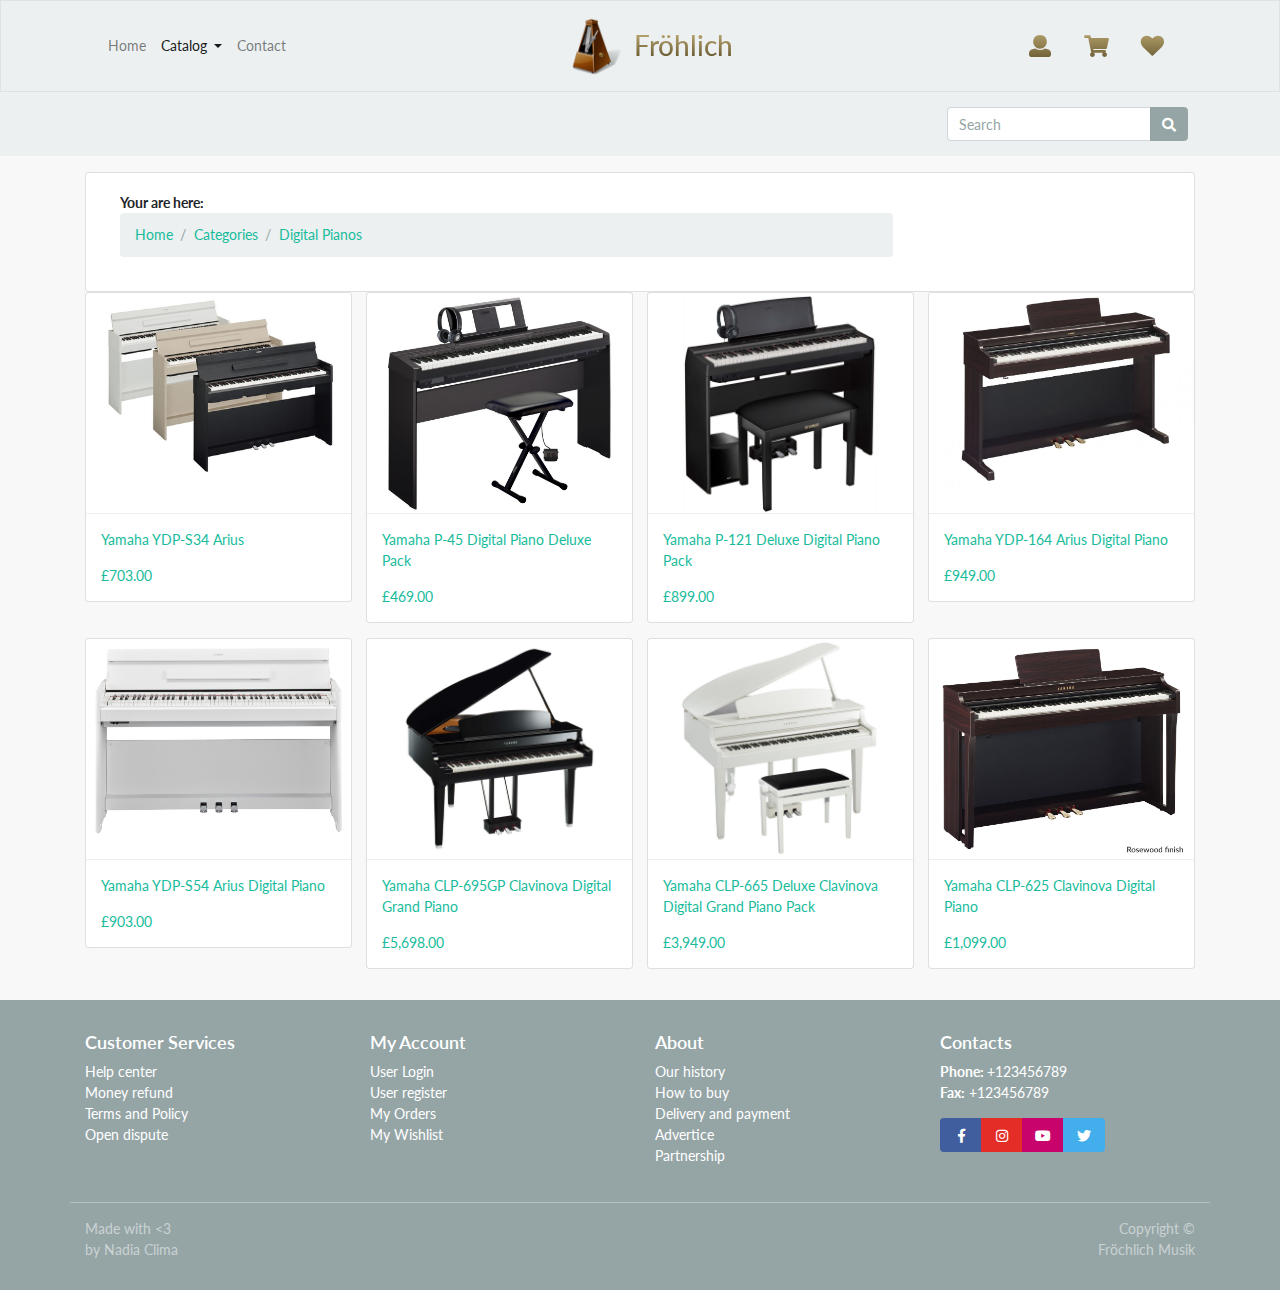
<file: catalog/category/Digital-Pianos.html>
<!DOCTYPE HTML>
<html lang="en">
<head>
<meta charset="utf-8">
<meta name="viewport" content="width=device-width, initial-scale=1, shrink-to-fit=no">
<meta name="author" content="Bootstrap-ecommerce by Vosidiy">

<title>Fröhlich</title>

<link rel="shortcut icon" type="image/x-icon" href="../../images/favicon.ico">

<!-- jQuery -->
<script src="../../js/jquery-2.0.0.min.js" type="text/javascript"></script>

<!-- Bootstrap4 files-->
<script src="../../js/bootstrap.bundle.min.js" type="text/javascript"></script>
<link href="../../css/bootstrap.min.css" rel="stylesheet" type="text/css"/>

<!-- Font awesome 5 -->
<link href="../../fonts/fontawesome/css/fontawesome-all.min.css" type="text/css" rel="stylesheet">

<!-- plugin: fancybox  -->
<script src="../../plugins/fancybox/fancybox.min.js" type="text/javascript"></script>
<link href="../../plugins/fancybox/fancybox.min.css" type="text/css" rel="stylesheet">

<!-- plugin: owl carousel  -->
<link href="../../plugins/owlcarousel/assets/owl.carousel.min.css" rel="stylesheet">
<link href="../../plugins/owlcarousel/assets/owl.theme.default.css" rel="stylesheet">
<script src="../../plugins/owlcarousel/owl.carousel.min.js"></script>

<!-- plugin: slickslider -->
<link href="../../plugins/slickslider/slick.css" rel="stylesheet" type="text/css" />
<link href="../../plugins/slickslider/slick-theme.css" rel="stylesheet" type="text/css" />
<script src="../../plugins/slickslider/slick.min.js"></script>

<!-- custom style -->
<link href="../../css/ui.css" rel="stylesheet" type="text/css"/>
<link href="../../css/responsive.css" rel="stylesheet" media="only screen and (max-width: 1200px)" />

<!--My Styles-->
<link href="../../css/styles.css" rel="stylesheet" type="text/css"/>

<!-- custom javascript -->
<script src="../../js/script.js" type="text/javascript"></script>

<script type="text/javascript">
/// some script

// jquery ready start
$(document).ready(function() {
	// jQuery code

}); 
// jquery end
</script>

</head>
<body>
<header class="section-header">
<nav class="border navbar navbar-expand-sm navbar-light bg-light fixed-top">
<div class="container">

		<!--MENIUL PRINCIPAL-->
	<div class="col-lg-5 col-xl-5 col-md-6 col-sm-12">
	<button class="navbar-toggler" type="button" data-toggle="collapse" data-target="#navbarNav" aria-controls="navbarNav" aria-expanded="false" aria-label="Toggle navigation">
    <span class="navbar-toggler-icon"></span>
  </button>
  <div class="collapse navbar-collapse" id="navbarNav">
    <ul class="navbar-nav py-1">
		<li class="nav-item"><a class="nav-link" href="../../index.html">Home </a></li>
		<li class="nav-item dropdown active">
			<a class="nav-link dropdown-toggle" href="#" data-toggle="dropdown">  Catalog <span class="sr-only">(current) </a>
			<ul class="dropdown-menu">
			  <li><a class="dropdown-item" href="../categories.html"> Categories </span></a></li>
			  <li><a class="dropdown-item" href="../manufacturers.html"> Manufacturers </a></li>
			</ul>
		</li>
		<li class="nav-item"><a class="nav-link" href="../../pages/contact.html"> Contact </a></li>
</ul>
  </div>
</div> <!--col-->
<div class="col-xl-3 col-lg-3 d-none d-lg-block">
	<div class="brand-wrap">
		<a href="../../index.html">
		<img class="logo" src="../../images/favicon-512x512.png">
		<h2 class="logo-text gradient">Fröhlich</h2>
	</a>
	</div> <!-- brand-wrap.// -->
	</div>
<!--ICONITELE-->
<div class="col-lg-4 col-xl-4 col-md-6 col-sm-12">
	<div class="widgets-wrap float-right row no-gutters py-1">
		<div class="col-auto">
		<div class="widget-header dropdown">
			<a href="#" data-toggle="dropdown" data-offset="20,10">
				<div class="icontext">
					<div class="icon-wrap"><i class="gradient icon-sm fa fa-user"></i></div>
				</div>
			</a>
			<div class="dropdown-menu">
				<form class="px-4 py-3">
					<div class="form-group">
					  <label>Email address</label>
					  <input type="email" class="form-control" placeholder="email@example.com">
					</div>
					<div class="form-group">
					  <label>Password</label>
					  <input type="password" class="form-control" placeholder="Password">
					</div>
					<button type="submit" class="btn btn-info">Sign in</button>
					</form>
					<hr class="dropdown-divider">
					<a class="dropdown-item" href="../../pages/signup.html">Don't have an account? Sign up</a>
					<a class="dropdown-item" href="#">Forgot password?</a>
			</div> <!--  dropdown-menu .// -->
		</div>  <!-- widget-header .// -->
		</div> <!-- col.// -->
		<div class="col-auto">
			<a href="../../pages/cart.html" class="widget-header">
				<div class="icontext">
					<div class="icon-wrap"><i class="gradient icon-sm fa fa-shopping-cart"></i></div>
				</div>
			</a>
		</div> <!-- col.// -->
		<div class="col-auto">
			<a href="#" class="widget-header">
				<div class="icontext">
					<div class="icon-wrap"><i class="gradient icon-sm  fa fa-heart"></i></div>
				</div>
			</a>
		</div> <!-- col.// -->
	</div><!-- widgets-wrap.// row.// -->
	</div> <!-- col.// -->

</div> <!-- container -->
</nav>

<section class="header-main bg-light">
	<div class="container">
<div class="row align-items-center">
	<div class="col-md-4"></div>
	<div class="col-md-8">
			<form action="#" class="widget-header float-right">
				<div class="input-group">
				    <input type="text" class="form-control" placeholder="Search">
				    <div class="input-group-append">
				      <button class="btn btn-secondary" type="submit">
				        <i class="fa fa-search"></i>
				      </button>
				    </div>
			    </div>
			</form> <!-- search-wrap .end// -->
	</div> <!-- col.// -->

</div> <!-- row.// -->
	</div> <!-- container.// -->
</section> <!-- header-main .// -->
</header> <!-- section-header.// -->

<!-----================== CONTENT ====================------->
<section class="section-content bg padding-y-sm">
	<div class="container">
	<div class="card">
		<div class="card-body">
			<div class="col-md-3-24"> <strong>Your are here:</strong> </div> <!-- col.// -->
	<nav class="col-md-18-24"> 
	<ol class="breadcrumb">
	    <li class="breadcrumb-item"><a href="../../index.html">Home</a></li>
        <li class="breadcrumb-item"><a href="../categories.html">Categories</a></li>
        <li class="breadcrumb-item"><a href="Digital-Pianos.html">Digital Pianos</a></li>
	</ol>  
	</nav> <!-- col.// -->
		</div>	<!--card-body-->
	</div><!--card-->
<div class="row-sm">
	<div class="col-md-3 col-sm-6">
		<a href="../../products/Yamaha-YDPS34-Arius.html">
			<figure class="card card-product">
				<div class="img-wrap"> <img src="../../images/pianos/digital/ydp-s34.png"></div>
				<figcaption class="info-wrap">
                    <p class="title">Yamaha YDP-S34 Arius</p>
                    <div class="price-wrap">
                        <span class="price-new">£703.00</span>
                    </div> <!-- price-wrap.// -->
				</figcaption>
			</figure>
		</a> <!-- card // -->
	</div> <!-- col // -->
	<div class="col-md-3 col-sm-6">
		<a href="#">
			<figure class="card card-product">
				<div class="img-wrap"> <img src="../../images/pianos/digital/P-45.jpg"></div>
				<figcaption class="info-wrap">
                    <p class="title">Yamaha P-45 Digital Piano Deluxe Pack</p>
                    <div class="price-wrap">
                        <span class="price-new">£469.00</span>
                    </div> <!-- price-wrap.// -->
				</figcaption>
			</figure>
		</a> <!-- card // -->
	</div> <!-- col // -->
	<div class="col-md-3 col-sm-6">
		<a href="#">
			<figure class="card card-product">
				<div class="img-wrap"> <img src="../../images/pianos/digital/P-121.jpg"></div>
				<figcaption class="info-wrap">
                    <p class="title">Yamaha P-121 Deluxe Digital Piano Pack</p>
                    <div class="price-wrap">
                        <span class="price-new">£899.00</span>
                    </div> <!-- price-wrap.// -->
				</figcaption>
			</figure>
		</a> <!-- card // -->
	</div> <!-- col // -->
	<div class="col-md-3 col-sm-6">
		<a href="#">
			<figure class="card card-product">
				<div class="img-wrap"> <img src="../../images/pianos/digital/YDP-164.jpg"></div>
				<figcaption class="info-wrap">
                    <p class="title">Yamaha YDP-164 Arius Digital Piano</p>
                    <div class="price-wrap">
                        <span class="price-new">£949.00</span>
                    </div> <!-- price-wrap.// -->
				</figcaption>
			</figure>
		</a> <!-- card // -->
	</div> <!-- col // -->
	<div class="col-md-3 col-sm-6">
		<a href="#">
			<figure class="card card-product">
				<div class="img-wrap"> <img src="../../images/pianos/digital/YDP-S54.jpg"></div>
				<figcaption class="info-wrap">
                    <p class="title">Yamaha YDP-S54 Arius Digital Piano</p>
                    <div class="price-wrap">
                        <span class="price-new">£903.00</span>
                    </div> <!-- price-wrap.// -->
				</figcaption>
			</figure>
		</a> <!-- card // -->
	</div> <!-- col // -->
	<div class="col-md-3 col-sm-6">
		<a href="#">
			<figure class="card card-product">
				<div class="img-wrap"> <img src="../../images/pianos/digital/CLP-695GP.jpg"></div>
				<figcaption class="info-wrap">
                    <p class="title">Yamaha CLP-695GP Clavinova Digital Grand Piano</p>
                    <div class="price-wrap">
                        <span class="price-new">£5,698.00</span>
                    </div> <!-- price-wrap.// -->
				</figcaption>
			</figure>
		</a> <!-- card // -->
	</div> <!-- col // -->
	<div class="col-md-3 col-sm-6">
		<a href="#">
			<figure class="card card-product">
				<div class="img-wrap"> <img src="../../images/pianos/digital/CLP-665.jpg"></div>
				<figcaption class="info-wrap">
                    <p class="title">Yamaha CLP-665 Deluxe Clavinova Digital Grand Piano Pack</p>
                    <div class="price-wrap">
                        <span class="price-new">£3,949.00</span>
                    </div> <!-- price-wrap.// -->
				</figcaption>
			</figure>
		</a> <!-- card // -->
	</div> <!-- col // -->
	<div class="col-md-3 col-sm-6">
		<a href="../../products/Yamaha-CLP-625-Clavinova.html">
			<figure class="card card-product">
				<div class="img-wrap"> <img src="../../images/pianos/digital/CLP-625.jpg"></div>
				<figcaption class="info-wrap">
                    <p class="title">Yamaha CLP-625 Clavinova Digital Piano</p>
                    <div class="price-wrap">
                        <span class="price-new">£1,099.00</span>
                    </div> <!-- price-wrap.// -->
				</figcaption>
			</figure>
		</a> <!-- card // -->
	</div> <!-- col // -->
</div>
</div> <!--content-->
</section> <!--section content-->
<!-----================ CONTENT END ===================------->

<!-- ========================= FOOTER ========================= -->
<footer class="section-footer bg-secondary">
	<div class="container">
		<section class="footer-top padding-top">
			<div class="row">
				<aside class="col-sm-12 col-md-6 col-lg-3 col-xl-3 white">
					<h5 class="title">Customer Services</h5>
					<ul class="list-unstyled">
						<li> <a href="#">Help center</a></li>
						<li> <a href="#">Money refund</a></li>
						<li> <a href="#">Terms and Policy</a></li>
						<li> <a href="#">Open dispute</a></li>
					</ul>
				</aside>
				<aside class="col-sm-3  col-md-3 white">
					<h5 class="title">My Account</h5>
					<ul class="list-unstyled">
						<li> <a href="#"> User Login </a></li>
						<li> <a href="#"> User register </a></li>
						<li> <a href="#"> My Orders </a></li>
						<li> <a href="#"> My Wishlist </a></li>
					</ul>
				</aside>
				<aside class="col-sm-12 col-md-6 col-lg-3 col-xl-3 white">
					<h5 class="title">About</h5>
					<ul class="list-unstyled">
						<li> <a href="#"> Our history </a></li>
						<li> <a href="#"> How to buy </a></li>
						<li> <a href="#"> Delivery and payment </a></li>
						<li> <a href="#"> Advertice </a></li>
						<li> <a href="#"> Partnership </a></li>
					</ul>
				</aside>
				<aside class="col-sm-12 col-md-6 col-lg-3 col-xl-3 white">
					<article class="white">
						<h5 class="title">Contacts</h5>
						<p>
							<strong>Phone: </strong> +123456789 <br> 
						    <strong>Fax:</strong> +123456789
						</p>

						 <div class="btn-group white">
						    <a class="btn btn-facebook" title="Facebook" target="_blank" href="#"><i class="fab fa-facebook-f  fa-fw"></i></a>
						    <a class="btn btn-instagram" title="Instagram" target="_blank" href="#"><i class="fab fa-instagram  fa-fw"></i></a>
						    <a class="btn btn-youtube" title="Youtube" target="_blank" href="#"><i class="fab fa-youtube  fa-fw"></i></a>
						    <a class="btn btn-twitter" title="Twitter" target="_blank" href="#"><i class="fab fa-twitter  fa-fw"></i></a>
						</div>
					</article>
				</aside>
			</div> <!-- row.// -->
			<br> 
		</section>
		<section class="footer-bottom row border-top-white">
			<div class="col-sm-6"> 
				<p class="text-white-50"> Made with <3 <br> by Nadia Clima</p>
			</div>
			<div class="col-sm-6">
				<p class="text-md-right text-white-50">
	Copyright &copy  <br>
<a href="../../index.html" class="text-white-50">Fröchlich Musik</a>
				</p>
			</div>
		</section> <!-- //footer-top -->
	</div><!-- //container -->
</footer>
<!-- ========================= FOOTER END // ========================= -->


</body>
</html>
</file>
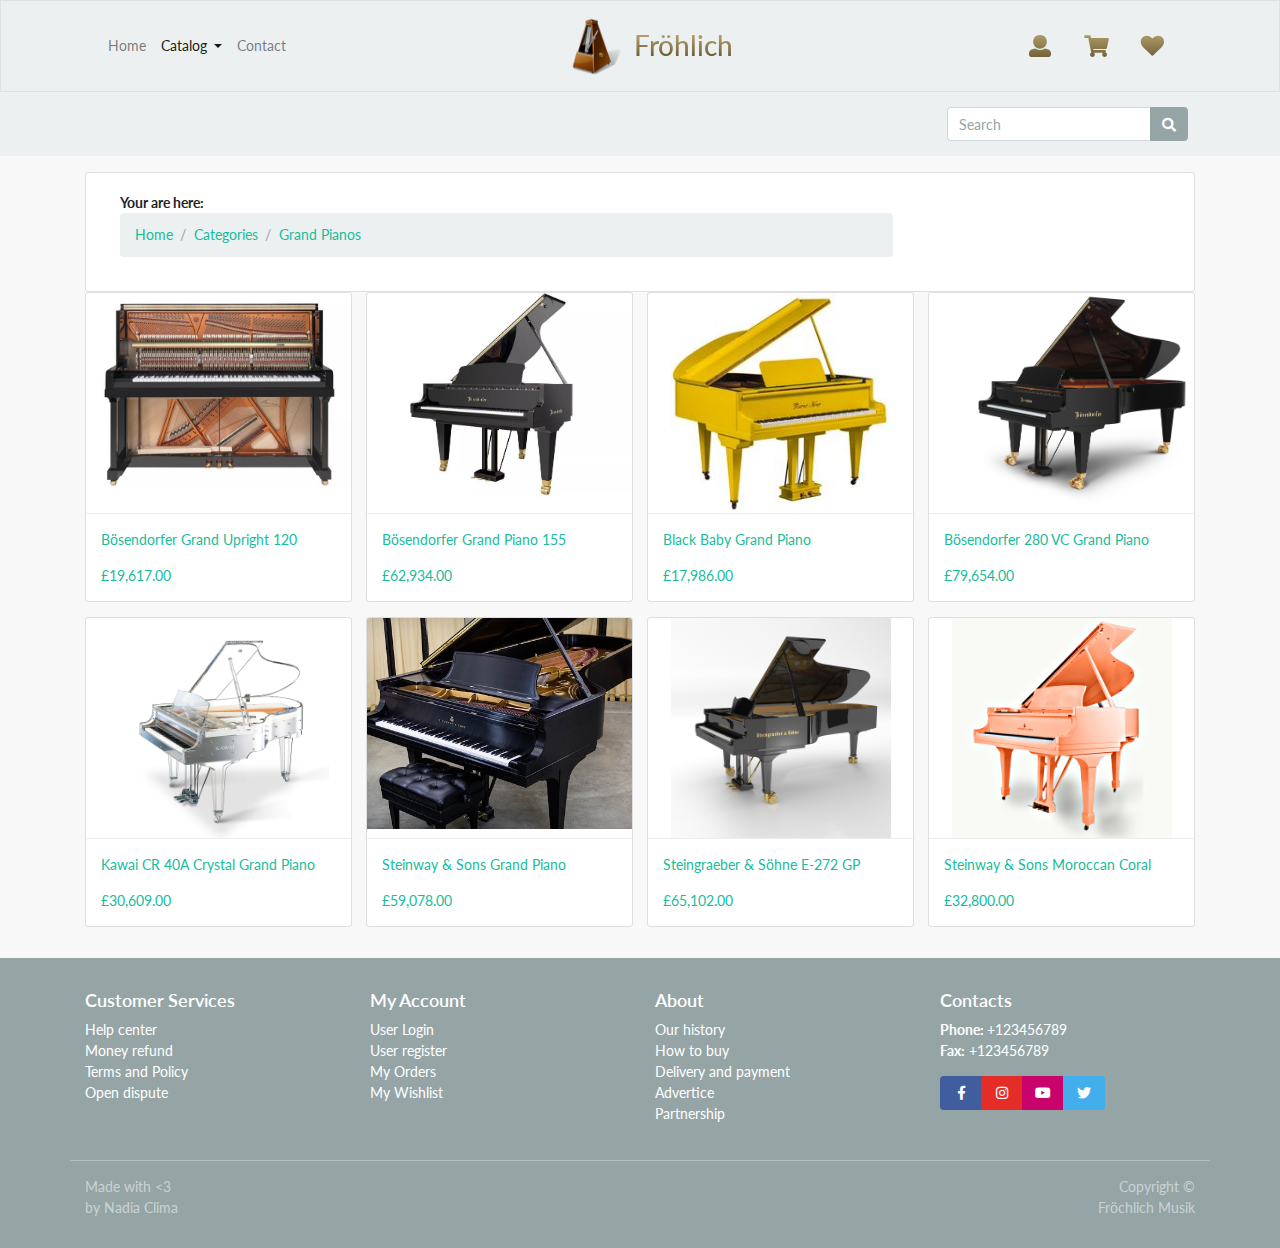
<file: catalog/category/Grand-Pianos.html>
<!DOCTYPE HTML>
<html lang="en">
<head>
<meta charset="utf-8">
<meta name="viewport" content="width=device-width, initial-scale=1, shrink-to-fit=no">
<meta name="author" content="Bootstrap-ecommerce by Vosidiy">

<title>Fröhlich</title>

<link rel="shortcut icon" type="image/x-icon" href="../../images/favicon.ico">

<!-- jQuery -->
<script src="../../js/jquery-2.0.0.min.js" type="text/javascript"></script>

<!-- Bootstrap4 files-->
<script src="../../js/bootstrap.bundle.min.js" type="text/javascript"></script>
<link href="../../css/bootstrap.min.css" rel="stylesheet" type="text/css"/>

<!-- Font awesome 5 -->
<link href="../../fonts/fontawesome/css/fontawesome-all.min.css" type="text/css" rel="stylesheet">

<!-- plugin: fancybox  -->
<script src="../../plugins/fancybox/fancybox.min.js" type="text/javascript"></script>
<link href="../../plugins/fancybox/fancybox.min.css" type="text/css" rel="stylesheet">

<!-- plugin: owl carousel  -->
<link href="../../plugins/owlcarousel/assets/owl.carousel.min.css" rel="stylesheet">
<link href="../../plugins/owlcarousel/assets/owl.theme.default.css" rel="stylesheet">
<script src="../../plugins/owlcarousel/owl.carousel.min.js"></script>

<!-- plugin: slickslider -->
<link href="../../plugins/slickslider/slick.css" rel="stylesheet" type="text/css" />
<link href="../../plugins/slickslider/slick-theme.css" rel="stylesheet" type="text/css" />
<script src="../../plugins/slickslider/slick.min.js"></script>

<!-- custom style -->
<link href="../../css/ui.css" rel="stylesheet" type="text/css"/>
<link href="../../css/responsive.css" rel="stylesheet" media="only screen and (max-width: 1200px)" />

<!--My Styles-->
<link href="../../css/styles.css" rel="stylesheet" type="text/css"/>

<!-- custom javascript -->
<script src="../../js/script.js" type="text/javascript"></script>

<script type="text/javascript">
/// some script

// jquery ready start
$(document).ready(function() {
	// jQuery code

}); 
// jquery end
</script>

</head>
<body>
<header class="section-header">
<nav class="border navbar navbar-expand-sm navbar-light bg-light fixed-top">
<div class="container">

		<!--MENIUL PRINCIPAL-->
	<div class="col-lg-5 col-xl-5 col-md-6 col-sm-12">
	<button class="navbar-toggler" type="button" data-toggle="collapse" data-target="#navbarNav" aria-controls="navbarNav" aria-expanded="false" aria-label="Toggle navigation">
    <span class="navbar-toggler-icon"></span>
  </button>
  <div class="collapse navbar-collapse" id="navbarNav">
    <ul class="navbar-nav py-1">
		<li class="nav-item"><a class="nav-link" href="../../index.html">Home </a></li>
		<li class="nav-item dropdown active">
			<a class="nav-link dropdown-toggle" href="#" data-toggle="dropdown">  Catalog <span class="sr-only">(current) </a>
			<ul class="dropdown-menu">
			  <li><a class="dropdown-item" href="../categories.html"> Categories </span></a></li>
			  <li><a class="dropdown-item" href="../manufacturers.html"> Manufacturers </a></li>
			</ul>
		</li>
		<li class="nav-item"><a class="nav-link" href="../../pages/contact.html"> Contact </a></li>
</ul>
  </div>
</div> <!--col-->
<div class="col-xl-3 col-lg-3 d-none d-lg-block">
	<div class="brand-wrap">
		<a href="../../index.html">
		<img class="logo" src="../../images/favicon-512x512.png">
		<h2 class="logo-text gradient">Fröhlich</h2>
	</a>
	</div> <!-- brand-wrap.// -->
	</div>
<!--ICONITELE-->
<div class="col-lg-4 col-xl-4 col-md-6 col-sm-12">
	<div class="widgets-wrap float-right row no-gutters py-1">
		<div class="col-auto">
		<div class="widget-header dropdown">
			<a href="#" data-toggle="dropdown" data-offset="20,10">
				<div class="icontext">
					<div class="icon-wrap"><i class="gradient icon-sm fa fa-user"></i></div>
				</div>
			</a>
			<div class="dropdown-menu">
				<form class="px-4 py-3">
					<div class="form-group">
					  <label>Email address</label>
					  <input type="email" class="form-control" placeholder="email@example.com">
					</div>
					<div class="form-group">
					  <label>Password</label>
					  <input type="password" class="form-control" placeholder="Password">
					</div>
					<button type="submit" class="btn btn-info">Sign in</button>
					</form>
					<hr class="dropdown-divider">
					<a class="dropdown-item" href="../../pages/signup.html">Don't have an account? Sign up</a>
					<a class="dropdown-item" href="#">Forgot password?</a>
			</div> <!--  dropdown-menu .// -->
		</div>  <!-- widget-header .// -->
		</div> <!-- col.// -->
		<div class="col-auto">
			<a href="../../pages/cart.html" class="widget-header">
				<div class="icontext">
					<div class="icon-wrap"><i class="gradient icon-sm fa fa-shopping-cart"></i></div>
				</div>
			</a>
		</div> <!-- col.// -->
		<div class="col-auto">
			<a href="#" class="widget-header">
				<div class="icontext">
					<div class="icon-wrap"><i class="gradient icon-sm  fa fa-heart"></i></div>
				</div>
			</a>
		</div> <!-- col.// -->
	</div><!-- widgets-wrap.// row.// -->
	</div> <!-- col.// -->

</div> <!-- container -->
</nav>

<section class="header-main bg-light">
	<div class="container">
<div class="row align-items-center">
	<div class="col-md-4"></div>
	<div class="col-md-8">
			<form action="#" class="widget-header float-right">
				<div class="input-group">
				    <input type="text" class="form-control" placeholder="Search">
				    <div class="input-group-append">
				      <button class="btn btn-secondary" type="submit">
				        <i class="fa fa-search"></i>
				      </button>
				    </div>
			    </div>
			</form> <!-- search-wrap .end// -->
	</div> <!-- col.// -->

</div> <!-- row.// -->
	</div> <!-- container.// -->
</section> <!-- header-main .// -->
</header> <!-- section-header.// -->

<!-----================== CONTENT ====================------->
<section class="section-content bg padding-y-sm">
	<div class="container">
	<div class="card">
		<div class="card-body">
			<div class="col-md-3-24"> <strong>Your are here:</strong> </div> <!-- col.// -->
	<nav class="col-md-18-24"> 
	<ol class="breadcrumb">
	    <li class="breadcrumb-item"><a href="../../index.html">Home</a></li>
        <li class="breadcrumb-item"><a href="../categories.html">Categories</a></li>
        <li class="breadcrumb-item"><a href="Grand-Pianos.html">Grand Pianos</a></li>
	</ol>  
	</nav> <!-- col.// -->
		</div>	<!--card-body-->
	</div><!--card-->
<div class="row-sm">
	<div class="col-md-3 col-sm-6">
		<a href="../../products/Bosendorfer-Grand-Upright-120.html">
			<figure class="card card-product">
				<div class="img-wrap"> <img src="../../images/pianos/grand/GU-120.jpg"></div>
				<figcaption class="info-wrap">
                    <p class="title">Bösendorfer Grand Upright 120</p>
                    <div class="price-wrap">
                        <span class="price-new">£19,617.00</span>
                    </div> <!-- price-wrap.// -->
				</figcaption>
			</figure>
		</a> <!-- card // -->
	</div> <!-- col // -->
	<div class="col-md-3 col-sm-6">
		<a href="../../products/Bosendorfer-Grand-Piano-155.html">
			<figure class="card card-product">
				<div class="img-wrap"> <img src="../../images/pianos/grand/GP-155.jpg"></div>
				<figcaption class="info-wrap">
                    <p class="title">Bösendorfer Grand Piano 155</p>
                    <div class="price-wrap">
                        <span class="price-new">£62,934.00</span>
                    </div> <!-- price-wrap.// -->
				</figcaption>
			</figure>
		</a> <!-- card // -->
	</div> <!-- col // -->
	<div class="col-md-3 col-sm-6">
		<a href="#">
			<figure class="card card-product">
				<div class="img-wrap"> <img src="../../images/pianos/grand/BB-GP.jpg"></div>
				<figcaption class="info-wrap">
                    <p class="title">Black Baby Grand Piano</p>
                    <div class="price-wrap">
                        <span class="price-new">£17,986.00</span>
                    </div> <!-- price-wrap.// -->
				</figcaption>
			</figure>
		</a> <!-- card // -->
	</div> <!-- col // -->
	<div class="col-md-3 col-sm-6">
		<a href="#">
			<figure class="card card-product">
				<div class="img-wrap"> <img src="../../images/pianos/grand/BS-280VC.jpg"></div>
				<figcaption class="info-wrap">
                    <p class="title">Bösendorfer 280 VC Grand Piano</p>
                    <div class="price-wrap">
                        <span class="price-new">£79,654.00</span>
                    </div> <!-- price-wrap.// -->
				</figcaption>
			</figure>
		</a> <!-- card // -->
	</div> <!-- col // -->
	<div class="col-md-3 col-sm-6">
		<a href="#">
			<figure class="card card-product">
				<div class="img-wrap"> <img src="../../images/pianos/grand/Kawai-CR-40A.jpg"></div>
				<figcaption class="info-wrap">
                    <p class="title">Kawai CR 40A Crystal Grand Piano</p>
                    <div class="price-wrap">
                        <span class="price-new">£30,609.00</span>
                    </div> <!-- price-wrap.// -->
				</figcaption>
			</figure>
		</a> <!-- card // -->
	</div> <!-- col // -->
	<div class="col-md-3 col-sm-6">
		<a href="#">
			<figure class="card card-product">
				<div class="img-wrap"> <img src="../../images/pianos/grand/SS-1230.jpg"></div>
				<figcaption class="info-wrap">
                    <p class="title">Steinway & Sons Grand Piano</p>
                    <div class="price-wrap">
                        <span class="price-new">£59,078.00</span>
                    </div> <!-- price-wrap.// -->
				</figcaption>
			</figure>
		</a> <!-- card // -->
	</div> <!-- col // -->
	<div class="col-md-3 col-sm-6">
		<a href="#">
			<figure class="card card-product">
				<div class="img-wrap"> <img src="../../images/pianos/grand/SS-E272.jpg"></div>
				<figcaption class="info-wrap">
                    <p class="title">Steingraeber & Söhne E-272 GP</p>
                    <div class="price-wrap">
                        <span class="price-new">£65,102.00</span>
                    </div> <!-- price-wrap.// -->
				</figcaption>
			</figure>
		</a> <!-- card // -->
	</div> <!-- col // -->
	<div class="col-md-3 col-sm-6">
		<a href="#">
			<figure class="card card-product">
				<div class="img-wrap"> <img src="../../images/pianos/grand/SS-MO1.jpg"></div>
				<figcaption class="info-wrap">
                    <p class="title">Steinway & Sons Moroccan Coral</p>
                    <div class="price-wrap">
                        <span class="price-new">£32,800.00</span>
                    </div> <!-- price-wrap.// -->
				</figcaption>
			</figure>
		</a> <!-- card // -->
	</div> <!-- col // -->
</div>
</div> <!--content-->
</section> <!--section content-->
<!-----================ CONTENT END ===================------->

<!-- ========================= FOOTER ========================= -->
<footer class="section-footer bg-secondary">
	<div class="container">
		<section class="footer-top padding-top">
			<div class="row">
				<aside class="col-sm-12 col-md-6 col-lg-3 col-xl-3 white">
					<h5 class="title">Customer Services</h5>
					<ul class="list-unstyled">
						<li> <a href="#">Help center</a></li>
						<li> <a href="#">Money refund</a></li>
						<li> <a href="#">Terms and Policy</a></li>
						<li> <a href="#">Open dispute</a></li>
					</ul>
				</aside>
				<aside class="col-sm-3  col-md-3 white">
					<h5 class="title">My Account</h5>
					<ul class="list-unstyled">
						<li> <a href="#"> User Login </a></li>
						<li> <a href="#"> User register </a></li>
						<li> <a href="#"> My Orders </a></li>
						<li> <a href="#"> My Wishlist </a></li>
					</ul>
				</aside>
				<aside class="col-sm-12 col-md-6 col-lg-3 col-xl-3 white">
					<h5 class="title">About</h5>
					<ul class="list-unstyled">
						<li> <a href="#"> Our history </a></li>
						<li> <a href="#"> How to buy </a></li>
						<li> <a href="#"> Delivery and payment </a></li>
						<li> <a href="#"> Advertice </a></li>
						<li> <a href="#"> Partnership </a></li>
					</ul>
				</aside>
				<aside class="col-sm-12 col-md-6 col-lg-3 col-xl-3 white">
					<article class="white">
						<h5 class="title">Contacts</h5>
						<p>
							<strong>Phone: </strong> +123456789 <br> 
						    <strong>Fax:</strong> +123456789
						</p>

						 <div class="btn-group white">
						    <a class="btn btn-facebook" title="Facebook" target="_blank" href="#"><i class="fab fa-facebook-f  fa-fw"></i></a>
						    <a class="btn btn-instagram" title="Instagram" target="_blank" href="#"><i class="fab fa-instagram  fa-fw"></i></a>
						    <a class="btn btn-youtube" title="Youtube" target="_blank" href="#"><i class="fab fa-youtube  fa-fw"></i></a>
						    <a class="btn btn-twitter" title="Twitter" target="_blank" href="#"><i class="fab fa-twitter  fa-fw"></i></a>
						</div>
					</article>
				</aside>
			</div> <!-- row.// -->
			<br> 
		</section>
		<section class="footer-bottom row border-top-white">
			<div class="col-sm-6"> 
				<p class="text-white-50"> Made with <3 <br> by Nadia Clima</p>
			</div>
			<div class="col-sm-6">
				<p class="text-md-right text-white-50">
	Copyright &copy  <br>
<a href="../../index.html" class="text-white-50">Fröchlich Musik</a>
				</p>
			</div>
		</section> <!-- //footer-top -->
	</div><!-- //container -->
</footer>
<!-- ========================= FOOTER END // ========================= -->


</body>
</html>
</file>
<file: css/responsive.css>
@media (max-width: 1200px) {
  /* tablet devices */ }
@media (max-width: 992px) {
  /* small tablet devices */
  .slider-main .item-slide {
    height: auto; }

  .menu-category .submenu {
    max-width: 100%;
    left: 0;
    top: 100%; }

  .border-cols > [class*="col-"] {
    border-width: 0 0 1px 1px; } }
@media all and (max-width: 768px) {
  /* mobile devices */
  .navbar {
    padding: 1rem; }

  .navbar-landing {
    transition: .5s;
    padding-top: 7px;
    padding-bottom: 7px; }

  .nav-item .btn {
    margin: 7px 0 !important; }

  .list-inline-item {
    vertical-align: middle;
    margin-bottom: 5px;
    margin-top: 5px; }

  .section-header .logo, .header-main .logo {
    max-height: 30px;
    width: auto; }
  .section-header .logo-text, .header-main .logo-text {
    font-size: 24px; }
  .section-header .brand-wrap, .section-header .search-wrap, .section-header .widget-header, .header-main .brand-wrap, .header-main .search-wrap, .header-main .widget-header {
    margin-bottom: 1rem; } }

/*# sourceMappingURL=responsive.css.map */
</file>
<file: css/styles.css>
.header-main {
    margin-top: 130px;
    transition: all 2s;
}

@media only screen and  (min-width: 700px){
    .header-main {
        margin-top: 92px;
        transition: all 2s;
    }
}

.intro{
    background-image: url("../images/banners/ximage\,P20klein\,P20003.jpg.pagespeed.ic.KJYs3gTb-w.webp");
    background-position:center bottom;
    background-size: cover;
    opacity: 0.8;
}
.opacity-1{
    background-color: rgba(243, 234, 223, 0.877);
}
.opacity-2{
    background-color: rgba(250, 235, 215, 0.56);
}
.golden{
    color: rgb(134, 102, 42);
}
.gradient{
    background: -webkit-linear-gradient(#c7b37b, #584924);
    -webkit-background-clip: text;
    -webkit-text-fill-color: transparent;
}
.border{
    border-bottom: 1px solid rgba(0,0,0,.1);
}
/* stiluri pentru pagina Contacte */
/* proprietati pentru pagina contacte */
/* copiate */
.map-container-section {
    overflow:hidden;
    padding-bottom:56.25%;
    position:relative;
    height:0;
  }
  .map-container-section iframe {
    left:0;
    top:0;
    height:100%;
    width:100%;
    position:absolute;
  }
  
  /* adaugate */
  .md-form i {
      background: #d3e0df;
      padding: 10px;
      border-radius: 4px;
  }
  .ic i {
      background: #d3e0df;
      padding: 15px;
      border-radius: 100%;
  }

  image-fit{
      max-width: 100%;
      max-height: 100;
      display: block;
  }
</file>
<file: css/ui.css>
/* ========================
UIkit bootstrap-ecommerce.com 
===================== */
/* ==================== INCLUDE FONTS ======================= */
@import url("../fonts/roboto/font.css");
html {
  font-size: 15px; }

/* ================== HELPERS  =================== */
a:hover {
  text-decoration: none; }

.img-wrap {
  text-align: center;
  display: block; }
  .img-wrap img {
    max-width: 100%; }

.icon-wrap {
  text-align: center; }

.zoom-in {
  -webkit-transition: -webkit-transform ease .3s;
  transition: -webkit-transform ease .3s;
  transition: transform ease .3s;
  transition: transform ease .3s, -webkit-transform ease .3s; }

.zoom-wrap:hover .zoom-in {
  -webkit-transform: scale(1.1);
          transform: scale(1.1);
  -webkit-transition: -webkit-transform ease .3s;
  transition: -webkit-transform ease .3s;
  transition: transform ease .3s;
  transition: transform ease .3s, -webkit-transform ease .3s; }

/* =================  DEFINED VARIABLES =================== */
.icon-xs, .icon-sm, .icon-md, .icon-lg {
  display: inline-block;
  text-align: center; }

.icon-xs {
  width: 32px;
  height: 32px;
  line-height: 32px;
  font-size: 16px; }

.icon-sm {
  width: 42px;
  height: 42px;
  line-height: 42px;
  font-size: 22px; }

.icon-md {
  width: 60px;
  height: 60px;
  line-height: 60px;
  font-size: 32px; }

.icon-lg {
  width: 80px;
  height: 80px;
  line-height: 80px;
  font-size: 42px; }

.img-xs, .img-sm, .img-md, .img-lg {
  -o-object-fit: cover;
     object-fit: cover; }

.img-xs {
  width: 40px;
  height: 40px; }

.img-sm {
  width: 80px;
  height: 80px; }

.img-md {
  width: 160px;
  height: 160px; }

.img-lg {
  width: 400px;
  height: 300px; }

.center-xy {
  top: 50%;
  left: 50%;
  position: absolute;
  -webkit-transform: translate(-50%, -50%);
          transform: translate(-50%, -50%); }

.center-y {
  top: 50%;
  position: absolute;
  -webkit-transform: translateY(-50%);
          transform: translateY(-50%); }

.center-x {
  left: 50%;
  position: absolute;
  -webkit-transform: translateX(-50%);
          transform: translateX(-50%); }

.center {
  margin-left: auto;
  margin-right: auto; }

.overflow-h {
  overflow: hidden; }

.flip-h {
  -webkit-transform: scaleX(-1);
          transform: scaleX(-1); }

.card-body-lg {
  padding: 2rem; }

.shadow-in {
  -webkit-box-shadow: inset 0 2px 4px rgba(51, 51, 51, 0.4);
          box-shadow: inset 0 2px 4px rgba(51, 51, 51, 0.4); }

.vh-100 {
  height: 100vh; }

.vh-90 {
  height: 90vh; }

.vh-80 {
  height: 80vh; }

.vh-70 {
  height: 70vh; }

.vh-60 {
  height: 60vh; }

.vh-50 {
  height: 50vh; }

[class*="hover-"] {
  -webkit-transition: .5s;
  transition: .5s; }

.hover-shadow:hover {
  -webkit-box-shadow: 0 4px 15px rgba(51, 51, 51, 0.5);
          box-shadow: 0 4px 15px rgba(51, 51, 51, 0.5);
  -webkit-transition: .5s;
  transition: .5s; }

.hover-bg:hover {
  background: #007bff;
  /* For browsers that do not support gradients */
  /* For Safari 5.1 to 6.0 */
  /* For Opera 11.1 to 12.0 */
  /* For Firefox 3.6 to 15 */
  background: -webkit-gradient(linear, left top, right bottom, from(#007bff), to(#007bff));
  background: linear-gradient(to bottom right, #007bff, #007bff);
  /* Standard syntax */
  -webkit-transition: .5s;
  transition: .5s; }

.hover-zoom:hover {
  -webkit-transition: .5s;
  transition: .5s;
  -webkit-transform: scaleX(1);
          transform: scaleX(1); }

/* ========== input with icon ==========  */
.input-icon {
  position: relative; }
  .input-icon i + input, .input-icon i + select {
    padding-left: 36px; }
  .input-icon i {
    position: absolute;
    color: #ccc;
    z-index: 9;
    left: 7px;
    top: 4px;
    width: 24px;
    text-align: center;
    padding: 7px 0; }

.form-inline .form-control-sm[type="number"] {
  max-width: 100px; }

/* ========== borders ========== */
.border {
  border: 1px solid #dee2e6; }

.border-left-white {
  border-left: 1px solid rgba(255, 255, 255, 0.3); }

.border-right-white {
  border-right: 1px solid rgba(255, 255, 255, 0.3); }

.border-top-white {
  border-top: 1px solid rgba(255, 255, 255, 0.3); }

.border-bottom-white {
  border-bottom: 1px solid rgba(255, 255, 255, 0.3); }

.circle {
  border-radius: 100%; }

.round {
  border-radius: 200px; }

/* ============== spacing ============== */
.padding-y {
  padding-top: 32px;
  padding-bottom: 32px; }

.padding-top {
  padding-top: 32px; }

.padding-bottom {
  padding-bottom: 32px; }

.padding-y-lg {
  padding-top: 60px;
  padding-bottom: 50px; }

.padding-top-lg {
  padding-top: 60px; }

.padding-bottom-lg {
  padding-bottom: 60px; }

.padding-y-sm {
  padding-top: 16px;
  padding-bottom: 16px; }

.padding-top-sm {
  padding-top: 16px; }

.padding-bottom-sm {
  padding-bottom: 16px; }

.nopadding {
  padding: 0px; }

.p0 {
  padding: 0px; }

.p5 {
  padding: 5px; }

.p7 {
  padding: 7px; }

.p10 {
  padding: 10px; }

.p15 {
  padding: 15px; }

.p20 {
  padding: 20px; }

.p30 {
  padding: 30px; }

.p40 {
  padding: 40px; }

.p50 {
  padding: 50px; }

.p60 {
  padding: 60px; }

.nomargin {
  margin: 0px; }

.m0 {
  margin: 0px; }

.m5 {
  margin: 5px; }

.m7 {
  margin: 7px; }

.m10 {
  margin: 10px; }

.m15 {
  margin: 15px; }

.m30 {
  margin: 30px; }

.m40 {
  margin: 40px; }

.m50 {
  margin: 50px; }

.m60 {
  margin: 60px; }

.relative {
  position: relative; }

.absolute {
  position: absolute; }

var {
  font-style: normal; }

figure {
  margin-bottom: 0; }

.form-noborder input, .form-noborder select, .form-noborder .btn {
  border: none; }
.form-noborder select.form-control-lg:not([size]):not([multiple]) {
  height: 2.875rem; }

/* all clearfix */
article:after,
.form-group:after {
  display: block;
  clear: both;
  content: ""; }

.border-cols:not(:last-child) {
  border-bottom: 1px solid #dee2e6; }

.border-cols > [class*="col-"] {
  overflow: hidden;
  border-color: #dee2e6;
  border-width: 0 0 0 1px;
  border-style: solid; }

/* -------------------- small grid gutter --------------------- */
.row-sm {
  margin-right: -7px;
  margin-left: -7px;
  display: -ms-flexbox;
  display: -webkit-box;
  display: flex;
  -ms-flex-wrap: wrap;
  flex-wrap: wrap; }

.row-sm > [class^="col"] {
  padding-left: 7px;
  padding-right: 7px; }

.bg-white {
  background-color: #fff !important; }

.bg-white-50 {
  background-color: rgba(255, 255, 255, 0.5); }

.bg-dark-50 {
  background-color: rgba(0, 0, 0, 0.5); }

.bg-grad-primary {
  background: #3395ff;
  /* For browsers that do not support gradients */
  /* For Safari 5.1 to 6.0 */
  /* For Opera 11.1 to 12.0 */
  /* For Firefox 3.6 to 15 */
  background: -webkit-gradient(linear, left top, right bottom, from(#0062cc), to(#3395ff));
  background: linear-gradient(to bottom right, #0062cc, #3395ff);
  /* Standard syntax */ }

.bg {
  background-color: #f8f8f8 !important; }

.bg2 {
  background-color: #eceded !important; }

.bg-purple {
  background-color: #6f42c1; }

.bg-orange {
  background-color: #fd7e14; }

.bg-green {
  background-color: #28a745; }

.bg-blue {
  background-color: #007bff; }

.bg-pattern {
  background-image: url(../images/banners/bg-pattern.svg), linear-gradient(135deg, #007bff, #0062cc);
  background-size: cover, auto;
  background-repeat: no-repeat, repeat;
  background-position: 0px 0px, 50% 50%; }

.bg-img {
  overflow: hidden;
  background-color: #ddd;
  background-image: linear-gradient(135deg, rgba(51, 149, 255, 0.8), rgba(0, 98, 204, 0.9)), url("../images/banners/bg-cpu.jpg");
  background-position: 0px 0px, 50% 50%;
  background-size: auto  cover; }

.overlay-grad {
  position: relative; }
  .overlay-grad:before {
    position: absolute;
    content: "";
    display: block;
    top: 0;
    left: 0;
    right: 0;
    bottom: 0;
    opacity: .6;
    -webkit-transition: .5s;
    transition: .5s;
    background: #6c757d;
    /* For browsers that do not support gradients */
    /* For Safari 5.1 to 6.0 */
    /* For Opera 11.1 to 12.0 */
    /* For Firefox 3.6 to 15 */
    background: -webkit-gradient(linear, left top, right bottom, from(#007bff), to(#6c757d));
    background: linear-gradient(to bottom right, #007bff, #6c757d);
    /* Standard syntax */ }
  .overlay-grad:hover:before {
    opacity: .9; }

/* --------------------- titles ---------------------- */
.section-heading {
  margin-bottom: 20px;
  margin-top: 10px; }

.title-section {
  padding-right: 15px; }

.title-text {
  margin-top: 45px;
  margin-bottom: 20px; }

.title-category {
  margin: 0;
  padding: 1rem 1rem; }

.title-bg {
  padding: 7px 15px;
  color: #fff; }

.font-title {
  font-family: "Roboto", sans-serif; }

.text-lg {
  font-size: 125%; }

.word-limit {
  height: 40px;
  line-height: 20px; }

/* ==================  title element ================ */
.heading-line {
  position: relative; }
  .heading-line .title-section {
    position: relative;
    display: inline-block;
    padding-right: 15px;
    background-color: inherit;
    z-index: 2; }

.heading-line::before {
  top: 43%;
  border-top-style: solid;
  content: "";
  position: absolute;
  left: auto;
  right: 0;
  width: 100%;
  height: 0;
  border: 3px solid #E9EAEF;
  overflow: hidden; }

.b {
  font-weight: 600; }

.white {
  color: #fff; }

.black, .dark {
  color: #000; }

/* ==================  title helpers ================ */
.rtl {
  direction: rtl; }

.ltr {
  direction: ltr; }

.lh-sm {
  line-height: 1.2; }

.lh-lg {
  line-height: 1.6; }

/*! 
 * grid for 24 of 1 
 * made by bootstrap-ecommerce.com
*/
.col-1-24 {
  -webkit-box-flex: 0;
      -ms-flex: 0 0 4.1666666667%;
          flex: 0 0 4.1666666667%;
  max-width: 4.1666666667%; }

.col-2-24 {
  -webkit-box-flex: 0;
      -ms-flex: 0 0 8.3333333333%;
          flex: 0 0 8.3333333333%;
  max-width: 8.3333333333%; }

.col-3-24 {
  -webkit-box-flex: 0;
      -ms-flex: 0 0 12.5%;
          flex: 0 0 12.5%;
  max-width: 12.5%; }

.col-4-24 {
  -webkit-box-flex: 0;
      -ms-flex: 0 0 16.6666666667%;
          flex: 0 0 16.6666666667%;
  max-width: 16.6666666667%; }

.col-5-24 {
  -webkit-box-flex: 0;
      -ms-flex: 0 0 20.8333333333%;
          flex: 0 0 20.8333333333%;
  max-width: 20.8333333333%; }

.col-6-24 {
  -webkit-box-flex: 0;
      -ms-flex: 0 0 25%;
          flex: 0 0 25%;
  max-width: 25%; }

.col-7-24 {
  -webkit-box-flex: 0;
      -ms-flex: 0 0 29.1666666667%;
          flex: 0 0 29.1666666667%;
  max-width: 29.1666666667%; }

.col-8-24 {
  -webkit-box-flex: 0;
      -ms-flex: 0 0 33.3333333333%;
          flex: 0 0 33.3333333333%;
  max-width: 33.3333333333%; }

.col-9-24 {
  -webkit-box-flex: 0;
      -ms-flex: 0 0 37.5%;
          flex: 0 0 37.5%;
  max-width: 37.5%; }

.col-10-24 {
  -webkit-box-flex: 0;
      -ms-flex: 0 0 41.6666666667%;
          flex: 0 0 41.6666666667%;
  max-width: 41.6666666667%; }

.col-11-24 {
  -webkit-box-flex: 0;
      -ms-flex: 0 0 45.8333333333%;
          flex: 0 0 45.8333333333%;
  max-width: 45.8333333333%; }

.col-12-24 {
  -webkit-box-flex: 0;
      -ms-flex: 0 0 50%;
          flex: 0 0 50%;
  max-width: 50%; }

.col-13-24 {
  -webkit-box-flex: 0;
      -ms-flex: 0 0 54.1666666667%;
          flex: 0 0 54.1666666667%;
  max-width: 54.1666666667%; }

.col-14-24 {
  -webkit-box-flex: 0;
      -ms-flex: 0 0 58.3333333333%;
          flex: 0 0 58.3333333333%;
  max-width: 58.3333333333%; }

.col-15-24 {
  -webkit-box-flex: 0;
      -ms-flex: 0 0 62.5%;
          flex: 0 0 62.5%;
  max-width: 62.5%; }

.col-16-24 {
  -webkit-box-flex: 0;
      -ms-flex: 0 0 66.6666666667%;
          flex: 0 0 66.6666666667%;
  max-width: 66.6666666667%; }

.col-17-24 {
  -webkit-box-flex: 0;
      -ms-flex: 0 0 70.8333333333%;
          flex: 0 0 70.8333333333%;
  max-width: 70.8333333333%; }

.col-18-24 {
  -webkit-box-flex: 0;
      -ms-flex: 0 0 75%;
          flex: 0 0 75%;
  max-width: 75%; }

.col-19-24 {
  -webkit-box-flex: 0;
      -ms-flex: 0 0 79.1666666667%;
          flex: 0 0 79.1666666667%;
  max-width: 79.1666666667%; }

.col-20-24 {
  -webkit-box-flex: 0;
      -ms-flex: 0 0 83.3333333333%;
          flex: 0 0 83.3333333333%;
  max-width: 83.3333333333%; }

.col-21-24 {
  -webkit-box-flex: 0;
      -ms-flex: 0 0 87.5%;
          flex: 0 0 87.5%;
  max-width: 87.5%; }

.col-22-24 {
  -webkit-box-flex: 0;
      -ms-flex: 0 0 91.6666666667%;
          flex: 0 0 91.6666666667%;
  max-width: 91.6666666667%; }

.col-23-24 {
  -webkit-box-flex: 0;
      -ms-flex: 0 0 95.8333333333%;
          flex: 0 0 95.8333333333%;
  max-width: 95.8333333333%; }

.col-24, .col-24-24 {
  -webkit-box-flex: 0;
      -ms-flex: 0 0 100%;
          flex: 0 0 100%;
  max-width: 100%; }

.offset-1-24 {
  margin-left: 4.1666666667%; }

.offset-2-24 {
  margin-left: 8.3333333333%; }

.offset-3-24 {
  margin-left: 12.5%; }

.offset-4-24 {
  margin-left: 16.6666666667%; }

.offset-5-24 {
  margin-left: 20.8333333333%; }

.offset-6-24 {
  margin-left: 25%; }

.offset-7-24 {
  margin-left: 29.1666666667%; }

.offset-8-24 {
  margin-left: 33.3333333333%; }

.offset-9-24 {
  margin-left: 37.5%; }

.offset-10-24 {
  margin-left: 41.6666666667%; }

.offset-11-24 {
  margin-left: 45.8333333333%; }

.offset-12-24 {
  margin-left: 50%; }

.offset-13-24 {
  margin-left: 54.1666666667%; }

.offset-14-24 {
  margin-left: 58.3333333333%; }

.offset-15-24 {
  margin-left: 62.5%; }

.offset-16-24 {
  margin-left: 66.6666666667%; }

.offset-17-24 {
  margin-left: 70.8333333333%; }

.offset-18-24 {
  margin-left: 75%; }

.offset-19-24 {
  margin-left: 79.1666666667%; }

.offset-20-24 {
  margin-left: 83.3333333333%; }

.offset-21-24 {
  margin-left: 87.5%; }

.offset-22-24 {
  margin-left: 91.6666666667%; }

.offset-23-24 {
  margin-left: 95.8333333333%; }

@media (min-width: 576px) {
  .col-sm-1-24 {
    -webkit-box-flex: 0;
        -ms-flex: 0 0 4.1666666667%;
            flex: 0 0 4.1666666667%;
    max-width: 4.1666666667%; }

  .col-sm-2-24 {
    -webkit-box-flex: 0;
        -ms-flex: 0 0 8.3333333333%;
            flex: 0 0 8.3333333333%;
    max-width: 8.3333333333%; }

  .col-sm-3-24 {
    -webkit-box-flex: 0;
        -ms-flex: 0 0 12.5%;
            flex: 0 0 12.5%;
    max-width: 12.5%; }

  .col-sm-4-24 {
    -webkit-box-flex: 0;
        -ms-flex: 0 0 16.6666666667%;
            flex: 0 0 16.6666666667%;
    max-width: 16.6666666667%; }

  .col-sm-5-24 {
    -webkit-box-flex: 0;
        -ms-flex: 0 0 20.8333333333%;
            flex: 0 0 20.8333333333%;
    max-width: 20.8333333333%; }

  .col-sm-6-24 {
    -webkit-box-flex: 0;
        -ms-flex: 0 0 25%;
            flex: 0 0 25%;
    max-width: 25%; }

  .col-sm-7-24 {
    -webkit-box-flex: 0;
        -ms-flex: 0 0 29.1666666667%;
            flex: 0 0 29.1666666667%;
    max-width: 29.1666666667%; }

  .col-sm-8-24 {
    -webkit-box-flex: 0;
        -ms-flex: 0 0 33.3333333333%;
            flex: 0 0 33.3333333333%;
    max-width: 33.3333333333%; }

  .col-sm-9-24 {
    -webkit-box-flex: 0;
        -ms-flex: 0 0 37.5%;
            flex: 0 0 37.5%;
    max-width: 37.5%; }

  .col-sm-10-24 {
    -webkit-box-flex: 0;
        -ms-flex: 0 0 41.6666666667%;
            flex: 0 0 41.6666666667%;
    max-width: 41.6666666667%; }

  .col-sm-11-24 {
    -webkit-box-flex: 0;
        -ms-flex: 0 0 45.8333333333%;
            flex: 0 0 45.8333333333%;
    max-width: 45.8333333333%; }

  .col-sm-12-24 {
    -webkit-box-flex: 0;
        -ms-flex: 0 0 50%;
            flex: 0 0 50%;
    max-width: 50%; }

  .col-sm-13-24 {
    -webkit-box-flex: 0;
        -ms-flex: 0 0 54.1666666667%;
            flex: 0 0 54.1666666667%;
    max-width: 54.1666666667%; }

  .col-sm-14-24 {
    -webkit-box-flex: 0;
        -ms-flex: 0 0 58.3333333333%;
            flex: 0 0 58.3333333333%;
    max-width: 58.3333333333%; }

  .col-sm-15-24 {
    -webkit-box-flex: 0;
        -ms-flex: 0 0 62.5%;
            flex: 0 0 62.5%;
    max-width: 62.5%; }

  .col-sm-16-24 {
    -webkit-box-flex: 0;
        -ms-flex: 0 0 66.6666666667%;
            flex: 0 0 66.6666666667%;
    max-width: 66.6666666667%; }

  .col-sm-17-24 {
    -webkit-box-flex: 0;
        -ms-flex: 0 0 70.8333333333%;
            flex: 0 0 70.8333333333%;
    max-width: 70.8333333333%; }

  .col-sm-18-24 {
    -webkit-box-flex: 0;
        -ms-flex: 0 0 75%;
            flex: 0 0 75%;
    max-width: 75%; }

  .col-sm-19-24 {
    -webkit-box-flex: 0;
        -ms-flex: 0 0 79.1666666667%;
            flex: 0 0 79.1666666667%;
    max-width: 79.1666666667%; }

  .col-sm-20-24 {
    -webkit-box-flex: 0;
        -ms-flex: 0 0 83.3333333333%;
            flex: 0 0 83.3333333333%;
    max-width: 83.3333333333%; }

  .col-sm-21-24 {
    -webkit-box-flex: 0;
        -ms-flex: 0 0 87.5%;
            flex: 0 0 87.5%;
    max-width: 87.5%; }

  .col-sm-22-24 {
    -webkit-box-flex: 0;
        -ms-flex: 0 0 91.6666666667%;
            flex: 0 0 91.6666666667%;
    max-width: 91.6666666667%; }

  .col-sm-23-24 {
    -webkit-box-flex: 0;
        -ms-flex: 0 0 95.8333333333%;
            flex: 0 0 95.8333333333%;
    max-width: 95.8333333333%; }

  .col-sm-24, .col-sm-24-24 {
    -webkit-box-flex: 0;
        -ms-flex: 0 0 100%;
            flex: 0 0 100%;
    max-width: 100%; }

  .offset-sm-1-24 {
    margin-left: 4.1666666667%; }

  .offset-sm-2-24 {
    margin-left: 8.3333333333%; }

  .offset-sm-3-24 {
    margin-left: 12.5%; }

  .offset-sm-4-24 {
    margin-left: 16.6666666667%; }

  .offset-sm-5-24 {
    margin-left: 20.8333333333%; }

  .offset-sm-6-24 {
    margin-left: 25%; }

  .offset-sm-7-24 {
    margin-left: 29.1666666667%; }

  .offset-sm-8-24 {
    margin-left: 33.3333333333%; }

  .offset-sm-9-24 {
    margin-left: 37.5%; }

  .offset-sm-10-24 {
    margin-left: 41.6666666667%; }

  .offset-sm-11-24 {
    margin-left: 45.8333333333%; }

  .offset-sm-12-24 {
    margin-left: 50%; }

  .offset-sm-13-24 {
    margin-left: 54.1666666667%; }

  .offset-sm-14-24 {
    margin-left: 58.3333333333%; }

  .offset-sm-15-24 {
    margin-left: 62.5%; }

  .offset-sm-16-24 {
    margin-left: 66.6666666667%; }

  .offset-sm-17-24 {
    margin-left: 70.8333333333%; }

  .offset-sm-18-24 {
    margin-left: 75%; }

  .offset-sm-19-24 {
    margin-left: 79.1666666667%; }

  .offset-sm-20-24 {
    margin-left: 83.3333333333%; }

  .offset-sm-21-24 {
    margin-left: 87.5%; }

  .offset-sm-22-24 {
    margin-left: 91.6666666667%; }

  .offset-sm-23-24 {
    margin-left: 95.8333333333%; } }
@media (min-width: 768px) {
  .col-md-1-24 {
    -webkit-box-flex: 0;
        -ms-flex: 0 0 4.1666666667%;
            flex: 0 0 4.1666666667%;
    max-width: 4.1666666667%; }

  .col-md-2-24 {
    -webkit-box-flex: 0;
        -ms-flex: 0 0 8.3333333333%;
            flex: 0 0 8.3333333333%;
    max-width: 8.3333333333%; }

  .col-md-3-24 {
    -webkit-box-flex: 0;
        -ms-flex: 0 0 12.5%;
            flex: 0 0 12.5%;
    max-width: 12.5%; }

  .col-md-4-24 {
    -webkit-box-flex: 0;
        -ms-flex: 0 0 16.6666666667%;
            flex: 0 0 16.6666666667%;
    max-width: 16.6666666667%; }

  .col-md-5-24 {
    -webkit-box-flex: 0;
        -ms-flex: 0 0 20.8333333333%;
            flex: 0 0 20.8333333333%;
    max-width: 20.8333333333%; }

  .col-md-6-24 {
    -webkit-box-flex: 0;
        -ms-flex: 0 0 25%;
            flex: 0 0 25%;
    max-width: 25%; }

  .col-md-7-24 {
    -webkit-box-flex: 0;
        -ms-flex: 0 0 29.1666666667%;
            flex: 0 0 29.1666666667%;
    max-width: 29.1666666667%; }

  .col-md-8-24 {
    -webkit-box-flex: 0;
        -ms-flex: 0 0 33.3333333333%;
            flex: 0 0 33.3333333333%;
    max-width: 33.3333333333%; }

  .col-md-9-24 {
    -webkit-box-flex: 0;
        -ms-flex: 0 0 37.5%;
            flex: 0 0 37.5%;
    max-width: 37.5%; }

  .col-md-10-24 {
    -webkit-box-flex: 0;
        -ms-flex: 0 0 41.6666666667%;
            flex: 0 0 41.6666666667%;
    max-width: 41.6666666667%; }

  .col-md-11-24 {
    -webkit-box-flex: 0;
        -ms-flex: 0 0 45.8333333333%;
            flex: 0 0 45.8333333333%;
    max-width: 45.8333333333%; }

  .col-md-12-24 {
    -webkit-box-flex: 0;
        -ms-flex: 0 0 50%;
            flex: 0 0 50%;
    max-width: 50%; }

  .col-md-13-24 {
    -webkit-box-flex: 0;
        -ms-flex: 0 0 54.1666666667%;
            flex: 0 0 54.1666666667%;
    max-width: 54.1666666667%; }

  .col-md-14-24 {
    -webkit-box-flex: 0;
        -ms-flex: 0 0 58.3333333333%;
            flex: 0 0 58.3333333333%;
    max-width: 58.3333333333%; }

  .col-md-15-24 {
    -webkit-box-flex: 0;
        -ms-flex: 0 0 62.5%;
            flex: 0 0 62.5%;
    max-width: 62.5%; }

  .col-md-16-24 {
    -webkit-box-flex: 0;
        -ms-flex: 0 0 66.6666666667%;
            flex: 0 0 66.6666666667%;
    max-width: 66.6666666667%; }

  .col-md-17-24 {
    -webkit-box-flex: 0;
        -ms-flex: 0 0 70.8333333333%;
            flex: 0 0 70.8333333333%;
    max-width: 70.8333333333%; }

  .col-md-18-24 {
    -webkit-box-flex: 0;
        -ms-flex: 0 0 75%;
            flex: 0 0 75%;
    max-width: 75%; }

  .col-md-19-24 {
    -webkit-box-flex: 0;
        -ms-flex: 0 0 79.1666666667%;
            flex: 0 0 79.1666666667%;
    max-width: 79.1666666667%; }

  .col-md-20-24 {
    -webkit-box-flex: 0;
        -ms-flex: 0 0 83.3333333333%;
            flex: 0 0 83.3333333333%;
    max-width: 83.3333333333%; }

  .col-md-21-24 {
    -webkit-box-flex: 0;
        -ms-flex: 0 0 87.5%;
            flex: 0 0 87.5%;
    max-width: 87.5%; }

  .col-md-22-24 {
    -webkit-box-flex: 0;
        -ms-flex: 0 0 91.6666666667%;
            flex: 0 0 91.6666666667%;
    max-width: 91.6666666667%; }

  .col-md-23-24 {
    -webkit-box-flex: 0;
        -ms-flex: 0 0 95.8333333333%;
            flex: 0 0 95.8333333333%;
    max-width: 95.8333333333%; }

  .col-md-24, .col-md-24-24 {
    -webkit-box-flex: 0;
        -ms-flex: 0 0 100%;
            flex: 0 0 100%;
    max-width: 100%; }

  .offset-md-1-24 {
    margin-left: 4.1666666667%; }

  .offset-md-2-24 {
    margin-left: 8.3333333333%; }

  .offset-md-3-24 {
    margin-left: 12.5%; }

  .offset-md-4-24 {
    margin-left: 16.6666666667%; }

  .offset-md-5-24 {
    margin-left: 20.8333333333%; }

  .offset-md-6-24 {
    margin-left: 25%; }

  .offset-md-7-24 {
    margin-left: 29.1666666667%; }

  .offset-md-8-24 {
    margin-left: 33.3333333333%; }

  .offset-md-9-24 {
    margin-left: 37.5%; }

  .offset-md-10-24 {
    margin-left: 41.6666666667%; }

  .offset-md-11-24 {
    margin-left: 45.8333333333%; }

  .offset-md-12-24 {
    margin-left: 50%; }

  .offset-md-13-24 {
    margin-left: 54.1666666667%; }

  .offset-md-14-24 {
    margin-left: 58.3333333333%; }

  .offset-md-15-24 {
    margin-left: 62.5%; }

  .offset-md-16-24 {
    margin-left: 66.6666666667%; }

  .offset-md-17-24 {
    margin-left: 70.8333333333%; }

  .offset-md-18-24 {
    margin-left: 75%; }

  .offset-md-19-24 {
    margin-left: 79.1666666667%; }

  .offset-md-20-24 {
    margin-left: 83.3333333333%; }

  .offset-md-21-24 {
    margin-left: 87.5%; }

  .offset-md-22-24 {
    margin-left: 91.6666666667%; }

  .offset-md-23-24 {
    margin-left: 95.8333333333%; } }
@media (min-width: 992px) {
  .col-lg-1-24 {
    -webkit-box-flex: 0;
        -ms-flex: 0 0 4.1666666667%;
            flex: 0 0 4.1666666667%;
    max-width: 4.1666666667%; }

  .col-lg-2-24 {
    -webkit-box-flex: 0;
        -ms-flex: 0 0 8.3333333333%;
            flex: 0 0 8.3333333333%;
    max-width: 8.3333333333%; }

  .col-lg-3-24 {
    -webkit-box-flex: 0;
        -ms-flex: 0 0 12.5%;
            flex: 0 0 12.5%;
    max-width: 12.5%; }

  .col-lg-4-24 {
    -webkit-box-flex: 0;
        -ms-flex: 0 0 16.6666666667%;
            flex: 0 0 16.6666666667%;
    max-width: 16.6666666667%; }

  .col-lg-5-24 {
    -webkit-box-flex: 0;
        -ms-flex: 0 0 20.8333333333%;
            flex: 0 0 20.8333333333%;
    max-width: 20.8333333333%; }

  .col-lg-6-24 {
    -webkit-box-flex: 0;
        -ms-flex: 0 0 25%;
            flex: 0 0 25%;
    max-width: 25%; }

  .col-lg-7-24 {
    -webkit-box-flex: 0;
        -ms-flex: 0 0 29.1666666667%;
            flex: 0 0 29.1666666667%;
    max-width: 29.1666666667%; }

  .col-lg-8-24 {
    -webkit-box-flex: 0;
        -ms-flex: 0 0 33.3333333333%;
            flex: 0 0 33.3333333333%;
    max-width: 33.3333333333%; }

  .col-lg-9-24 {
    -webkit-box-flex: 0;
        -ms-flex: 0 0 37.5%;
            flex: 0 0 37.5%;
    max-width: 37.5%; }

  .col-lg-10-24 {
    -webkit-box-flex: 0;
        -ms-flex: 0 0 41.6666666667%;
            flex: 0 0 41.6666666667%;
    max-width: 41.6666666667%; }

  .col-lg-11-24 {
    -webkit-box-flex: 0;
        -ms-flex: 0 0 45.8333333333%;
            flex: 0 0 45.8333333333%;
    max-width: 45.8333333333%; }

  .col-lg-12-24 {
    -webkit-box-flex: 0;
        -ms-flex: 0 0 50%;
            flex: 0 0 50%;
    max-width: 50%; }

  .col-lg-13-24 {
    -webkit-box-flex: 0;
        -ms-flex: 0 0 54.1666666667%;
            flex: 0 0 54.1666666667%;
    max-width: 54.1666666667%; }

  .col-lg-14-24 {
    -webkit-box-flex: 0;
        -ms-flex: 0 0 58.3333333333%;
            flex: 0 0 58.3333333333%;
    max-width: 58.3333333333%; }

  .col-lg-15-24 {
    -webkit-box-flex: 0;
        -ms-flex: 0 0 62.5%;
            flex: 0 0 62.5%;
    max-width: 62.5%; }

  .col-lg-16-24 {
    -webkit-box-flex: 0;
        -ms-flex: 0 0 66.6666666667%;
            flex: 0 0 66.6666666667%;
    max-width: 66.6666666667%; }

  .col-lg-17-24 {
    -webkit-box-flex: 0;
        -ms-flex: 0 0 70.8333333333%;
            flex: 0 0 70.8333333333%;
    max-width: 70.8333333333%; }

  .col-lg-18-24 {
    -webkit-box-flex: 0;
        -ms-flex: 0 0 75%;
            flex: 0 0 75%;
    max-width: 75%; }

  .col-lg-19-24 {
    -webkit-box-flex: 0;
        -ms-flex: 0 0 79.1666666667%;
            flex: 0 0 79.1666666667%;
    max-width: 79.1666666667%; }

  .col-lg-20-24 {
    -webkit-box-flex: 0;
        -ms-flex: 0 0 83.3333333333%;
            flex: 0 0 83.3333333333%;
    max-width: 83.3333333333%; }

  .col-lg-21-24 {
    -webkit-box-flex: 0;
        -ms-flex: 0 0 87.5%;
            flex: 0 0 87.5%;
    max-width: 87.5%; }

  .col-lg-22-24 {
    -webkit-box-flex: 0;
        -ms-flex: 0 0 91.6666666667%;
            flex: 0 0 91.6666666667%;
    max-width: 91.6666666667%; }

  .col-lg-23-24 {
    -webkit-box-flex: 0;
        -ms-flex: 0 0 95.8333333333%;
            flex: 0 0 95.8333333333%;
    max-width: 95.8333333333%; }

  .col-lg-24, .col-lg-24-24 {
    -webkit-box-flex: 0;
        -ms-flex: 0 0 100%;
            flex: 0 0 100%;
    max-width: 100%; }

  .offset-lg-1-24 {
    margin-left: 4.1666666667%; }

  .offset-lg-2-24 {
    margin-left: 8.3333333333%; }

  .offset-lg-3-24 {
    margin-left: 12.5%; }

  .offset-lg-4-24 {
    margin-left: 16.6666666667%; }

  .offset-lg-5-24 {
    margin-left: 20.8333333333%; }

  .offset-lg-6-24 {
    margin-left: 25%; }

  .offset-lg-7-24 {
    margin-left: 29.1666666667%; }

  .offset-lg-8-24 {
    margin-left: 33.3333333333%; }

  .offset-lg-9-24 {
    margin-left: 37.5%; }

  .offset-lg-10-24 {
    margin-left: 41.6666666667%; }

  .offset-lg-11-24 {
    margin-left: 45.8333333333%; }

  .offset-lg-12-24 {
    margin-left: 50%; }

  .offset-lg-13-24 {
    margin-left: 54.1666666667%; }

  .offset-lg-14-24 {
    margin-left: 58.3333333333%; }

  .offset-lg-15-24 {
    margin-left: 62.5%; }

  .offset-lg-16-24 {
    margin-left: 66.6666666667%; }

  .offset-lg-17-24 {
    margin-left: 70.8333333333%; }

  .offset-lg-18-24 {
    margin-left: 75%; }

  .offset-lg-19-24 {
    margin-left: 79.1666666667%; }

  .offset-lg-20-24 {
    margin-left: 83.3333333333%; }

  .offset-lg-21-24 {
    margin-left: 87.5%; }

  .offset-lg-22-24 {
    margin-left: 91.6666666667%; }

  .offset-lg-23-24 {
    margin-left: 95.8333333333%; } }
@media (min-width: 1200px) {
  .col-xl-1-24 {
    -webkit-box-flex: 0;
        -ms-flex: 0 0 4.1666666667%;
            flex: 0 0 4.1666666667%;
    max-width: 4.1666666667%; }

  .col-xl-2-24 {
    -webkit-box-flex: 0;
        -ms-flex: 0 0 8.3333333333%;
            flex: 0 0 8.3333333333%;
    max-width: 8.3333333333%; }

  .col-xl-3-24 {
    -webkit-box-flex: 0;
        -ms-flex: 0 0 12.5%;
            flex: 0 0 12.5%;
    max-width: 12.5%; }

  .col-xl-4-24 {
    -webkit-box-flex: 0;
        -ms-flex: 0 0 16.6666666667%;
            flex: 0 0 16.6666666667%;
    max-width: 16.6666666667%; }

  .col-xl-5-24 {
    -webkit-box-flex: 0;
        -ms-flex: 0 0 20.8333333333%;
            flex: 0 0 20.8333333333%;
    max-width: 20.8333333333%; }

  .col-xl-6-24 {
    -webkit-box-flex: 0;
        -ms-flex: 0 0 25%;
            flex: 0 0 25%;
    max-width: 25%; }

  .col-xl-7-24 {
    -webkit-box-flex: 0;
        -ms-flex: 0 0 29.1666666667%;
            flex: 0 0 29.1666666667%;
    max-width: 29.1666666667%; }

  .col-xl-8-24 {
    -webkit-box-flex: 0;
        -ms-flex: 0 0 33.3333333333%;
            flex: 0 0 33.3333333333%;
    max-width: 33.3333333333%; }

  .col-xl-9-24 {
    -webkit-box-flex: 0;
        -ms-flex: 0 0 37.5%;
            flex: 0 0 37.5%;
    max-width: 37.5%; }

  .col-xl-10-24 {
    -webkit-box-flex: 0;
        -ms-flex: 0 0 41.6666666667%;
            flex: 0 0 41.6666666667%;
    max-width: 41.6666666667%; }

  .col-xl-11-24 {
    -webkit-box-flex: 0;
        -ms-flex: 0 0 45.8333333333%;
            flex: 0 0 45.8333333333%;
    max-width: 45.8333333333%; }

  .col-xl-12-24 {
    -webkit-box-flex: 0;
        -ms-flex: 0 0 50%;
            flex: 0 0 50%;
    max-width: 50%; }

  .col-xl-13-24 {
    -webkit-box-flex: 0;
        -ms-flex: 0 0 54.1666666667%;
            flex: 0 0 54.1666666667%;
    max-width: 54.1666666667%; }

  .col-xl-14-24 {
    -webkit-box-flex: 0;
        -ms-flex: 0 0 58.3333333333%;
            flex: 0 0 58.3333333333%;
    max-width: 58.3333333333%; }

  .col-xl-15-24 {
    -webkit-box-flex: 0;
        -ms-flex: 0 0 62.5%;
            flex: 0 0 62.5%;
    max-width: 62.5%; }

  .col-xl-16-24 {
    -webkit-box-flex: 0;
        -ms-flex: 0 0 66.6666666667%;
            flex: 0 0 66.6666666667%;
    max-width: 66.6666666667%; }

  .col-xl-17-24 {
    -webkit-box-flex: 0;
        -ms-flex: 0 0 70.8333333333%;
            flex: 0 0 70.8333333333%;
    max-width: 70.8333333333%; }

  .col-xl-18-24 {
    -webkit-box-flex: 0;
        -ms-flex: 0 0 75%;
            flex: 0 0 75%;
    max-width: 75%; }

  .col-xl-19-24 {
    -webkit-box-flex: 0;
        -ms-flex: 0 0 79.1666666667%;
            flex: 0 0 79.1666666667%;
    max-width: 79.1666666667%; }

  .col-xl-20-24 {
    -webkit-box-flex: 0;
        -ms-flex: 0 0 83.3333333333%;
            flex: 0 0 83.3333333333%;
    max-width: 83.3333333333%; }

  .col-xl-21-24 {
    -webkit-box-flex: 0;
        -ms-flex: 0 0 87.5%;
            flex: 0 0 87.5%;
    max-width: 87.5%; }

  .col-xl-22-24 {
    -webkit-box-flex: 0;
        -ms-flex: 0 0 91.6666666667%;
            flex: 0 0 91.6666666667%;
    max-width: 91.6666666667%; }

  .col-xl-23-24 {
    -webkit-box-flex: 0;
        -ms-flex: 0 0 95.8333333333%;
            flex: 0 0 95.8333333333%;
    max-width: 95.8333333333%; }

  .col-xl-24, .col-xl-24-24 {
    -webkit-box-flex: 0;
        -ms-flex: 0 0 100%;
            flex: 0 0 100%;
    max-width: 100%; }

  .offset-xl-1-24 {
    margin-left: 4.1666666667%; }

  .offset-xl-2-24 {
    margin-left: 8.3333333333%; }

  .offset-xl-3-24 {
    margin-left: 12.5%; }

  .offset-xl-4-24 {
    margin-left: 16.6666666667%; }

  .offset-xl-5-24 {
    margin-left: 20.8333333333%; }

  .offset-xl-6-24 {
    margin-left: 25%; }

  .offset-xl-7-24 {
    margin-left: 29.1666666667%; }

  .offset-xl-8-24 {
    margin-left: 33.3333333333%; }

  .offset-xl-9-24 {
    margin-left: 37.5%; }

  .offset-xl-10-24 {
    margin-left: 41.6666666667%; }

  .offset-xl-11-24 {
    margin-left: 45.8333333333%; }

  .offset-xl-12-24 {
    margin-left: 50%; }

  .offset-xl-13-24 {
    margin-left: 54.1666666667%; }

  .offset-xl-14-24 {
    margin-left: 58.3333333333%; }

  .offset-xl-15-24 {
    margin-left: 62.5%; }

  .offset-xl-16-24 {
    margin-left: 66.6666666667%; }

  .offset-xl-17-24 {
    margin-left: 70.8333333333%; }

  .offset-xl-18-24 {
    margin-left: 75%; }

  .offset-xl-19-24 {
    margin-left: 79.1666666667%; }

  .offset-xl-20-24 {
    margin-left: 83.3333333333%; }

  .offset-xl-21-24 {
    margin-left: 87.5%; }

  .offset-xl-22-24 {
    margin-left: 91.6666666667%; }

  .offset-xl-23-24 {
    margin-left: 95.8333333333%; } }
/* by default 24 grid cols full width */
[class^="col-"][class*="-24"] {
  position: relative;
  width: 100%;
  min-height: 1px;
  padding-right: 15px;
  padding-left: 15px; }

/* nogutter for 24 grid cols */
.no-gutters > [class*="col-"] {
  padding-right: 0 !important;
  padding-left: 0 !important; }

/* ================== SECTIONS =================== */
.navbar-top {
  padding: 0; }

.navbar-landing {
  -webkit-transition: .5s;
  transition: .5s;
  padding-top: 15px;
  padding-bottom: 15px;
  position: fixed;
  top: 0;
  z-index: 100;
  width: 100%; }

.navbar-landing.fixed-top {
  -webkit-transition: .5s;
  transition: .5s;
  padding-top: 7px;
  padding-bottom: 7px; }

/* ================== header main ==================  */
.header-main {
  padding-top: 1rem;
  padding-bottom: 1rem; }

  .brand-wrap .logo, .navbar-brand .logo {
    margin-right: 7px;
    max-height: 60px;
    display: inline-block;
  align-items: center; }
  .brand-wrap .logo-text, .navbar-brand .logo-text {
    margin: 0;
    display: inline-block;
    font-size: 28px;
    vertical-align: middle;
  text-align: left; }

.header-main {
  position: relative; }

.widget-header {
  margin-left: 7px;
  margin-right: 7px;
  display: inline-block;
  position: relative; }
  .widget-header form {
    min-width: 280px; }
  .widget-header .title {
    display: block; }
  .widget-header .notify {
    position: absolute;
    top: -3px;
    right: -10px; }

/* desktop only */
/* desktop only .end */
/* ================ SECTION-FOOTER ==================  */
.section-footer ul a {
  color: inherit; }

.footer-top .title {
  font-weight: 600; }

.footer-bottom {
  padding: 15px 0; }

/* ================== PAGES =================== */
/* ================ PAGES HEADER ================== */
.section-pagetop {
  padding: 45px 0;
  background-repeat: no-repeat;
  background-size: cover; }
  .section-pagetop .title-page {
    color: #fff;
    opacity: .6; }

/* ================== PAGE DETAILS ==================  */
.gallery-wrap .img-big-wrap {
  margin-bottom: 10px;
  overflow: hidden;
  background-color: #fff; }
  .gallery-wrap .img-big-wrap a {
    text-align: center;
    display: block; }
  .gallery-wrap .img-big-wrap img {
    height: 450px;
    width: auto;
    display: inline-block;
    cursor: -webkit-zoom-in;
    cursor: zoom-in; }
.gallery-wrap .img-small-wrap {
  text-align: center; }
  .gallery-wrap .img-small-wrap .item-gallery {
    width: 60px;
    height: 60px;
    border: 1px solid #ddd;
    margin: 7px 2px;
    display: inline-block;
    overflow: hidden; }
  .gallery-wrap .img-small-wrap img {
    max-width: 100%;
    max-height: 100%;
    -o-object-fit: cover;
       object-fit: cover;
    border-radius: 4px;
    cursor: -webkit-zoom-in;
    cursor: zoom-in; }
    .gallery-wrap .img-small-wrap img:hover {
      -webkit-filter: brightness(1.1);
              filter: brightness(1.1);
      cursor: -webkit-zoom-in;
      cursor: zoom-in; }

/* ================== COMPONENTS =================== */
.owl-prev, .owl-next {
  z-index: 9;
  top: 50%;
  -webkit-transform: translateY(-50%);
          transform: translateY(-50%);
  position: absolute; }

.owl-prev {
  left: -30px;
  content: "<"; }

.owl-next {
  right: -30px;
  content: ">"; }

/* slider main */
.slider-main .owl-prev, .slider-main .owl-next {
  padding: 18px 7px;
  color: #FFF;
  background-color: rgba(0, 0, 0, 0.4); }
.slider-main .owl-nav [class*='owl-']:hover {
  background: #869791;
  color: #FFF; }
.slider-main .owl-prev {
  left: 0; }
.slider-main .owl-next {
  right: 0; }
.slider-main .item-slide {
  height: 325px; }
  .slider-main .item-slide img {
    min-width: 100%;
    min-height: 100%;
    -o-object-fit: cover;
       object-fit: cover; }

/* slide items  */
.slide-items .owl-prev, .slide-items .owl-next {
  top: 42%; }

.btn-facebook {
  background-color: #405D9D;
  color: #fff; }
  .btn-facebook:hover {
    color: #fff; }

.btn-instagram {
  background-color: #E52D27;
  color: #fff; }
  .btn-instagram:hover {
    color: #fff; }

.btn-youtube {
  background-color: #C8046C;
  color: #fff; }
  .btn-youtube:hover {
    color: #fff; }

.btn-twitter {
  background-color: #42AEEC;
  color: #fff; }
  .btn-twitter:hover {
    color: #fff; }

.itembox .icon-wrap {
  margin-bottom: 15px;
  margin-top: 7px; }
.itembox img {
  max-width: 100%; }

.itemside {
  position: relative;
  display: -webkit-inline-box;
  display: -ms-inline-flexbox;
  display: inline-flex;
  width: 100%; }
  .itemside .text-wrap {
    padding-left: 15px;
    padding-right: 7px; }
  .itemside .img-wrap {
    position: relative;
    border-radius: 0.25rem 0 0 0.25rem; }
  .itemside img {
    -o-object-fit: contain;
       object-fit: contain; }
  .itemside p, .itemside .title {
    margin-bottom: 0.5rem; }
  .itemside .img-bg {
    -o-object-fit: contain;
       object-fit: contain;
    position: absolute;
    right: 0;
    bottom: 0;
    max-height: 100px;
    bottom: 0;
    z-index: 0; }
  .itemside .card-body {
    position: relative;
    z-index: 3; }

.items-bordered-wrap .itemside:not(:last-child) {
  border-bottom: 1px solid #dee2e6;
  padding-bottom: 10px;
  margin-bottom: 10px; }

.itemlist {
  padding: 20px;
  border-bottom: 1px solid #eee; }

.list-inline {
  margin-bottom: 0; }

.list-inline-item {
  vertical-align: middle; }

/* --------- description list --------*/
[class*="dlist-"] {
  margin-bottom: 5px; }
  [class*="dlist-"] dd {
    margin-bottom: 0; }

.dlist-inline dt, .dlist-inline dd {
  display: inline-block; }

.dlist-align dt {
  width: 90px;
  float: left;
  word-wrap: break-word; }
.dlist-align dd {
  margin-left: 120px;
  vertical-align: baseline; }

/* -------------------- list.row--------------------- */
ul.row, ul.row-sm {
  list-style: none;
  padding: 0;
  margin-bottom: 0; }

/* ================= lists ================= */
[class*="list-"] li:after {
  visibility: hidden;
  display: block;
  content: "";
  overflow: hidden;
  height: 0;
  clear: both; }

.list-lg li {
  margin-bottom: 10px; }

.list-icon {
  list-style: none;
  padding: 0; }
  .list-icon li {
    margin-bottom: 10px; }
  .list-icon img {
    width: 30px;
    vertical-align: middle;
    margin-right: 15px; }
  .list-icon .icon {
    width: 22px;
    margin-right: 15px;
    vertical-align: middle;
    font-size: 20px;
    text-align: center; }
  .list-icon span {
    vertical-align: middle; }

.list-bullet {
  list-style: none;
  padding: 0; }

.list-bullet li {
  margin-bottom: 7px;
  position: relative;
  padding-left: 15px; }

.list-bullet li::before {
  content: " ";
  position: absolute;
  top: 45%;
  left: 0;
  width: 7px;
  height: 7px;
  margin: 0px 10px 0px 0px;
  background: #6c757d;
  border-radius: 7px; }

.list-check > li {
  list-style: none;
  position: relative; }
.list-check > li::before {
  font-family: 'Font Awesome 5 Free';
  font-weight: 900;
  color: #6c757d;
  position: absolute;
  top: 0px;
  left: 0;
  content: "\f00c";
  font-size: 16px;
  -webkit-font-smoothing: antialiased;
  display: inline-block; }

.list-icon {
  list-style: none;
  padding: 0; }
  .list-icon li {
    position: relative;
    padding-left: 30px; }
  .list-icon .icon {
    position: absolute;
    top: 3px;
    left: 0;
    font-size: 13px; }

.card-product {
  margin-bottom: 1rem;
  /* btn-overlay-bottom */ }
  .card-product:after {
    content: "";
    display: table;
    clear: both;
    visibility: hidden; }
  .card-product .img-wrap {
    border-radius: 0.2rem 0.2rem 0 0;
    overflow: hidden;
    position: relative;
    height: 220px;
    text-align: center; }
    .card-product .img-wrap img {
      max-height: 100%;
      max-width: 100%;
      width: auto;
      display: inline-block;
      -o-object-fit: cover;
         object-fit: cover; }
  .card-product .info-wrap {
    overflow: hidden;
    padding: 15px;
    border-top: 1px solid #eee; }
  .card-product .action-wrap {
    padding-top: 4px;
    margin-top: 4px; }
  .card-product .bottom-wrap {
    padding: 15px;
    border-top: 1px solid #eee; }
  .card-product .title {
    margin-top: 0; }
  .card-product .btn-overlay {
    -webkit-transition: .5s;
    transition: .5s;
    opacity: 0;
    left: 0;
    bottom: 0;
    color: #fff;
    width: 100%;
    padding: 5px 0;
    font-size: 12px;
    text-align: center;
    position: absolute;
    text-transform: uppercase;
    background: rgba(0, 0, 0, 0.5); }
  .card-product:hover .btn-overlay {
    opacity: 1; }
  .card-product:hover {
    -webkit-box-shadow: 0 4px 15px rgba(153, 153, 153, 0.3);
            box-shadow: 0 4px 15px rgba(153, 153, 153, 0.3);
    -webkit-transition: .5s;
    transition: .5s; }

.card-sm .img-wrap {
  height: 180px; }

.card-banner {
  display: -webkit-box;
  display: -ms-flexbox;
  display: flex;
  position: relative;
  overflow: hidden;
  background-color: #fff;
  background-size: cover;
  border-radius: 0.25rem; }
  .card-banner .card-body {
    background-size: cover;
    position: relative;
    z-index: 10; }
  .card-banner .img-bg {
    position: absolute;
    right: 0;
    bottom: 0;
    mix-blend-mode: multiply;
    max-width: 100%; }
  .card-banner .overlay {
    background-color: rgba(0, 0, 0, 0.65);
    z-index: 10;
    padding: 1.25rem;
    color: #fff; }
  .card-banner .overlay.bottom {
    bottom: 0;
    left: 0;
    position: absolute;
    width: 100%; }
  .card-banner .overlay.top {
    top: 0;
    left: 0;
    position: absolute;
    width: 100%; }
  .card-banner .overlay-cover {
    top: 0;
    left: 0;
    right: 0;
    bottom: 0;
    position: absolute;
    width: 100%; }
  .card-banner .overlay.left {
    top: 0;
    left: 0;
    bottom: 0;
    position: absolute; }
  .card-banner .text-bottom {
    position: absolute;
    left: 0;
    bottom: 0;
    left: 0;
    z-index: 10;
    width: 100%;
    padding: 7px 20px;
    padding-top: 30px;
    border-radius: 0 0 0.25rem 0.25rem;
    background: -webkit-gradient(linear, left top, left bottom, from(rgba(0, 0, 0, 0)), to(rgba(0, 0, 0, 0.8)));
    background: linear-gradient(to bottom, rgba(0, 0, 0, 0) 0%, rgba(0, 0, 0, 0.8) 100%);
    color: #fff; }

.banner-size-lg {
  height: 350px; }

.card .img-wrap {
  overflow: hidden; }

.icontext {
  display: -webkit-inline-box;
  display: -ms-inline-flexbox;
  display: inline-flex;
  -webkit-box-align: center;
      -ms-flex-align: center;
          align-items: center; }
  .icontext .icon-wrap {
    position: relative; }
  .icontext .text-wrap {
    line-height: 1.2;
    padding-left: 10px; }
  .icontext small, .icontext .title {
    display: block; }

.price-new, .price {
  margin-right: 5px; }

.price-old {
  color: #999; }

.notify {
  position: absolute;
  top: -4px;
  right: -10px;
  display: inline-block;
  padding: .25em .6em;
  font-size: 75%;
  line-height: 1;
  text-align: center;
  border-radius: 3rem;
  color: #fff;
  background-color: #dc3545; }

.icon-action {
  margin-top: 5px;
  float: right;
  font-size: 80%; }

.list-group .list-group-item {
  padding-bottom: .5rem; }
.list-group .title {
  margin-top: 5px;
  margin-bottom: 12px; }

.card-header .title {
  margin-bottom: 0;
  line-height: 1.5; }

.card-group-item {
  border-bottom: 1px solid #dee2e6; }
  .card-group-item .card-header {
    border-bottom: 0;
    background-color: #f9f9f9; }
  .card-group-item:last-child {
    border-bottom: 0; }

/* ====================== shopping-cart ==================== */
.shopping-cart-wrap img {
  max-width: 100px; }
.shopping-cart-wrap thead th {
  border-top: 0;
  border-bottom: 0; }
.shopping-cart-wrap .price {
  color: #007bff;
  font-size: 18px;
  font-weight: bold;
  margin-right: 5px;
  display: block; }

/* ====================== block ==================== */
.box {
  padding: 1rem 1.2rem;
  display: block;
  background: #fff;
  border-radius: 0.2rem;
  -webkit-box-shadow: 0 1px 3px rgba(51, 51, 51, 0.1);
          box-shadow: 0 1px 3px rgba(51, 51, 51, 0.1); }

/* --------- media element --------*/
.media .img-wrap {
  margin-right: 1rem; }

/* =================  ELEMENTS FOR PRODUCT =================== */
.badge-new {
  top: 7px;
  left: 7px;
  position: absolute;
  display: block;
  z-index: 10;
  padding: 2px 7px;
  font-size: 12px;
  background-color: #ef5f5f;
  color: #fff;
  border-radius: 4px; }

.badge-offer {
  display: block;
  position: absolute;
  top: 0px;
  right: 15px;
  z-index: 2; }
  .badge-offer b {
    background: #ef5f5f;
    padding: 4px;
    font-family: 'Bebas';
    font-weight: normal;
    text-align: center;
    color: #fff;
    font-size: 16px;
    display: inline-block;
    height: 36px;
    width: 50px;
    position: relative; }
  .badge-offer b:after {
    border-top: 7px solid #ef5f5f;
    border-left: 25px solid transparent;
    border-right: 25px solid transparent;
    content: "";
    height: 0;
    left: 0;
    position: absolute;
    top: 36px;
    width: 0; }

/* ================= RATINGS ============== */
.label-rating {
  margin-right: 10px;
  display: inline-block;
  vertical-align: middle; }

.stars-simple {
  margin-bottom: 7px; }
  .stars-simple i {
    color: orange; }
  .stars-simple small {
    color: #999;
    margin-left: 5px; }

/* rating-list */
.rating-stars {
  margin-right: 10px;
  display: inline-block;
  vertical-align: middle;
  list-style: none;
  margin: 0;
  padding: 0;
  position: relative;
  line-height: 1;
  white-space: nowrap;
  clear: both; }
  .rating-stars i {
    font-size: 14px;
    color: #ccc;
    display: inline; }
  .rating-stars li {
    display: block;
    text-overflow: clip;
    white-space: nowrap;
    z-index: 1; }
  .rating-stars li.stars-active {
    z-index: 2;
    position: absolute;
    top: 0;
    left: 0;
    overflow: hidden; }
    .rating-stars li.stars-active i {
      color: orange; }

.divider-text {
  position: relative;
  text-align: center;
  margin-top: 15px;
  margin-bottom: 15px; }
  .divider-text:after {
    content: "";
    position: absolute;
    width: 100%;
    border-bottom: 1px solid #ddd;
    top: 55%;
    left: 0;
    z-index: 1; }
  .divider-text span {
    background-color: #fff;
    padding: 7px;
    font-size: 12px;
    position: relative;
    z-index: 2; }

.menu-category {
  margin: 0;
  padding: 0; }
  .menu-category li {
    position: relative;
    display: block;
    border-bottom: 1px solid #dee2e6; }
  .menu-category > li > a {
    display: block;
    padding: 10px 15px; }
  .menu-category .submenu {
    display: none;
    margin: 0;
    padding: 0;
    -webkit-box-shadow: 5px 5px 15px rgba(0, 0, 0, 0.2);
            box-shadow: 5px 5px 15px rgba(0, 0, 0, 0.2);
    z-index: 20;
    position: absolute;
    left: 100%;
    top: 0;
    width: 250px;
    background: #fff; }
    .menu-category .submenu li {
      list-style: none; }
    .menu-category .submenu li a {
      padding: 7px 15px;
      display: block; }
  .menu-category li:hover {
    background: #f8f8f8;
    -webkit-transition: all 0.3s;
    transition: all 0.3s; }
  .menu-category li:hover .submenu {
    display: block;
    margin-left: 0px; }

/*# sourceMappingURL=ui.css.map */
</file>
